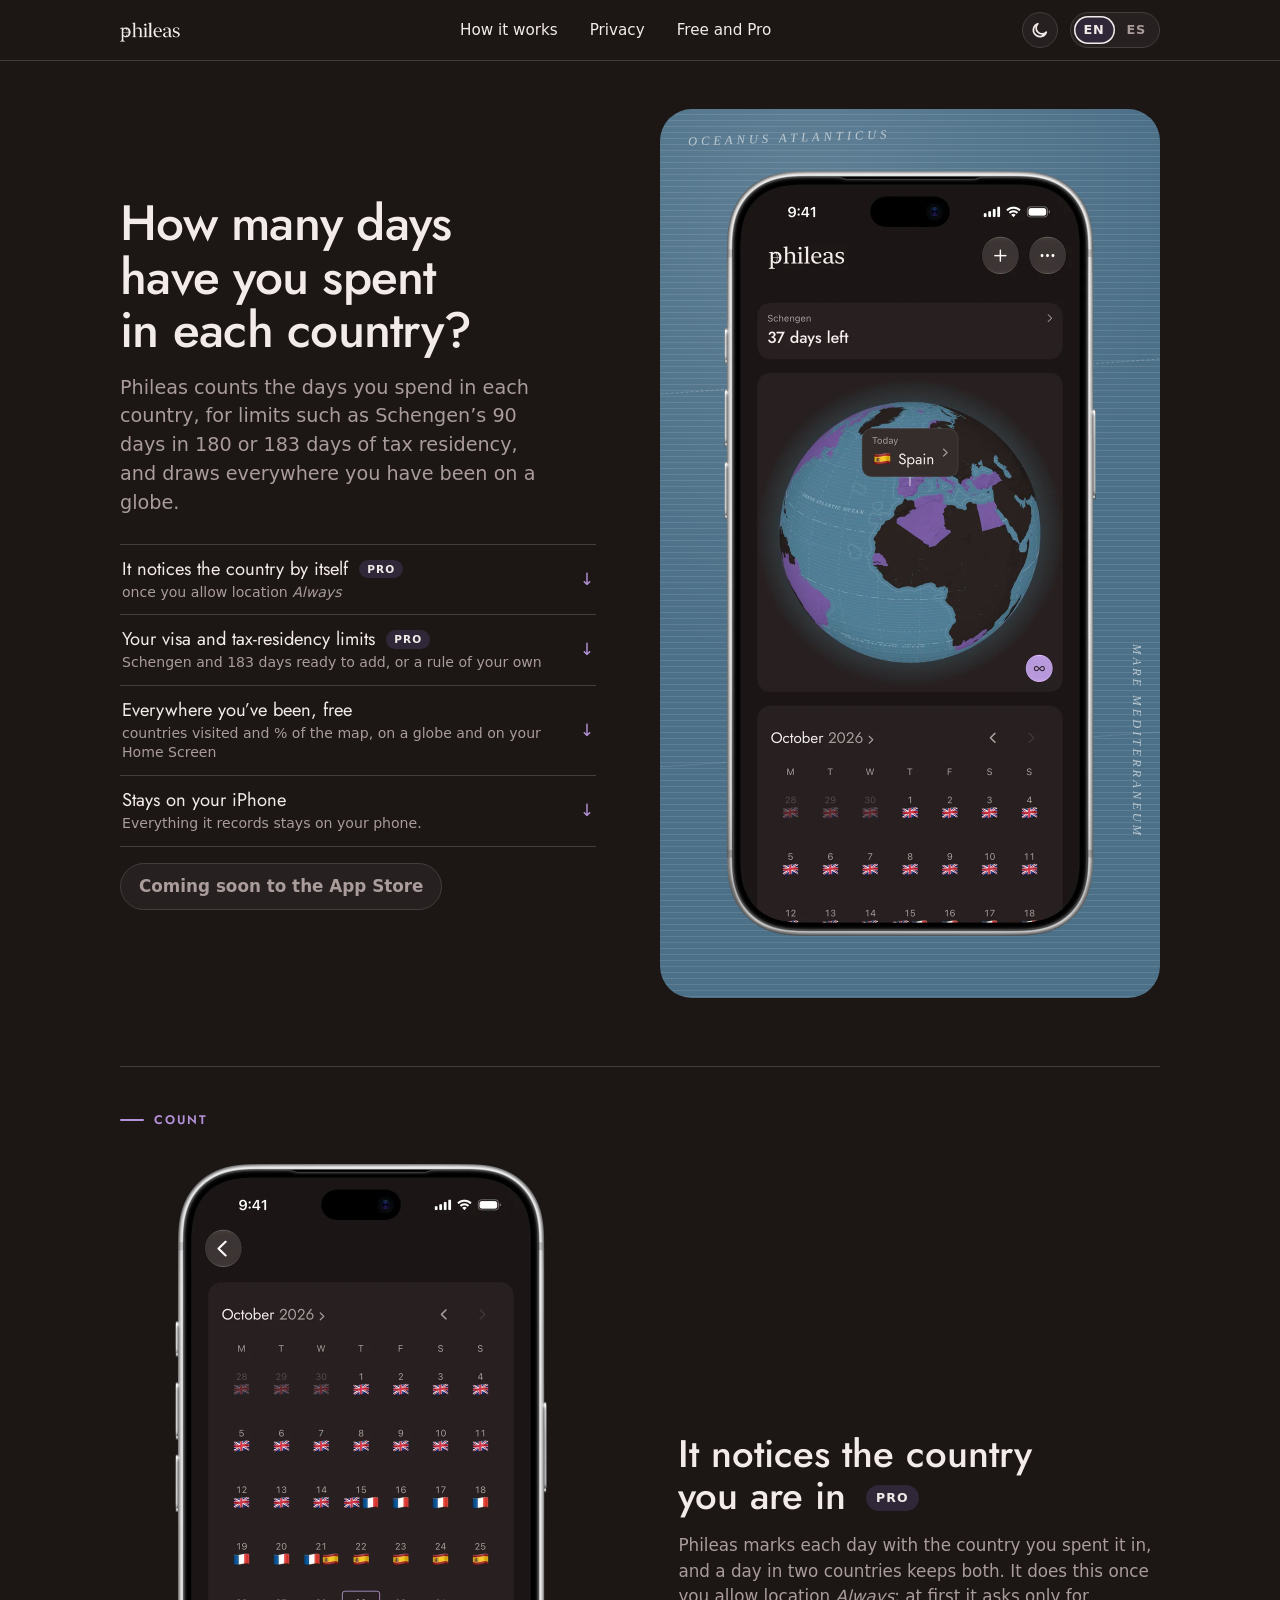
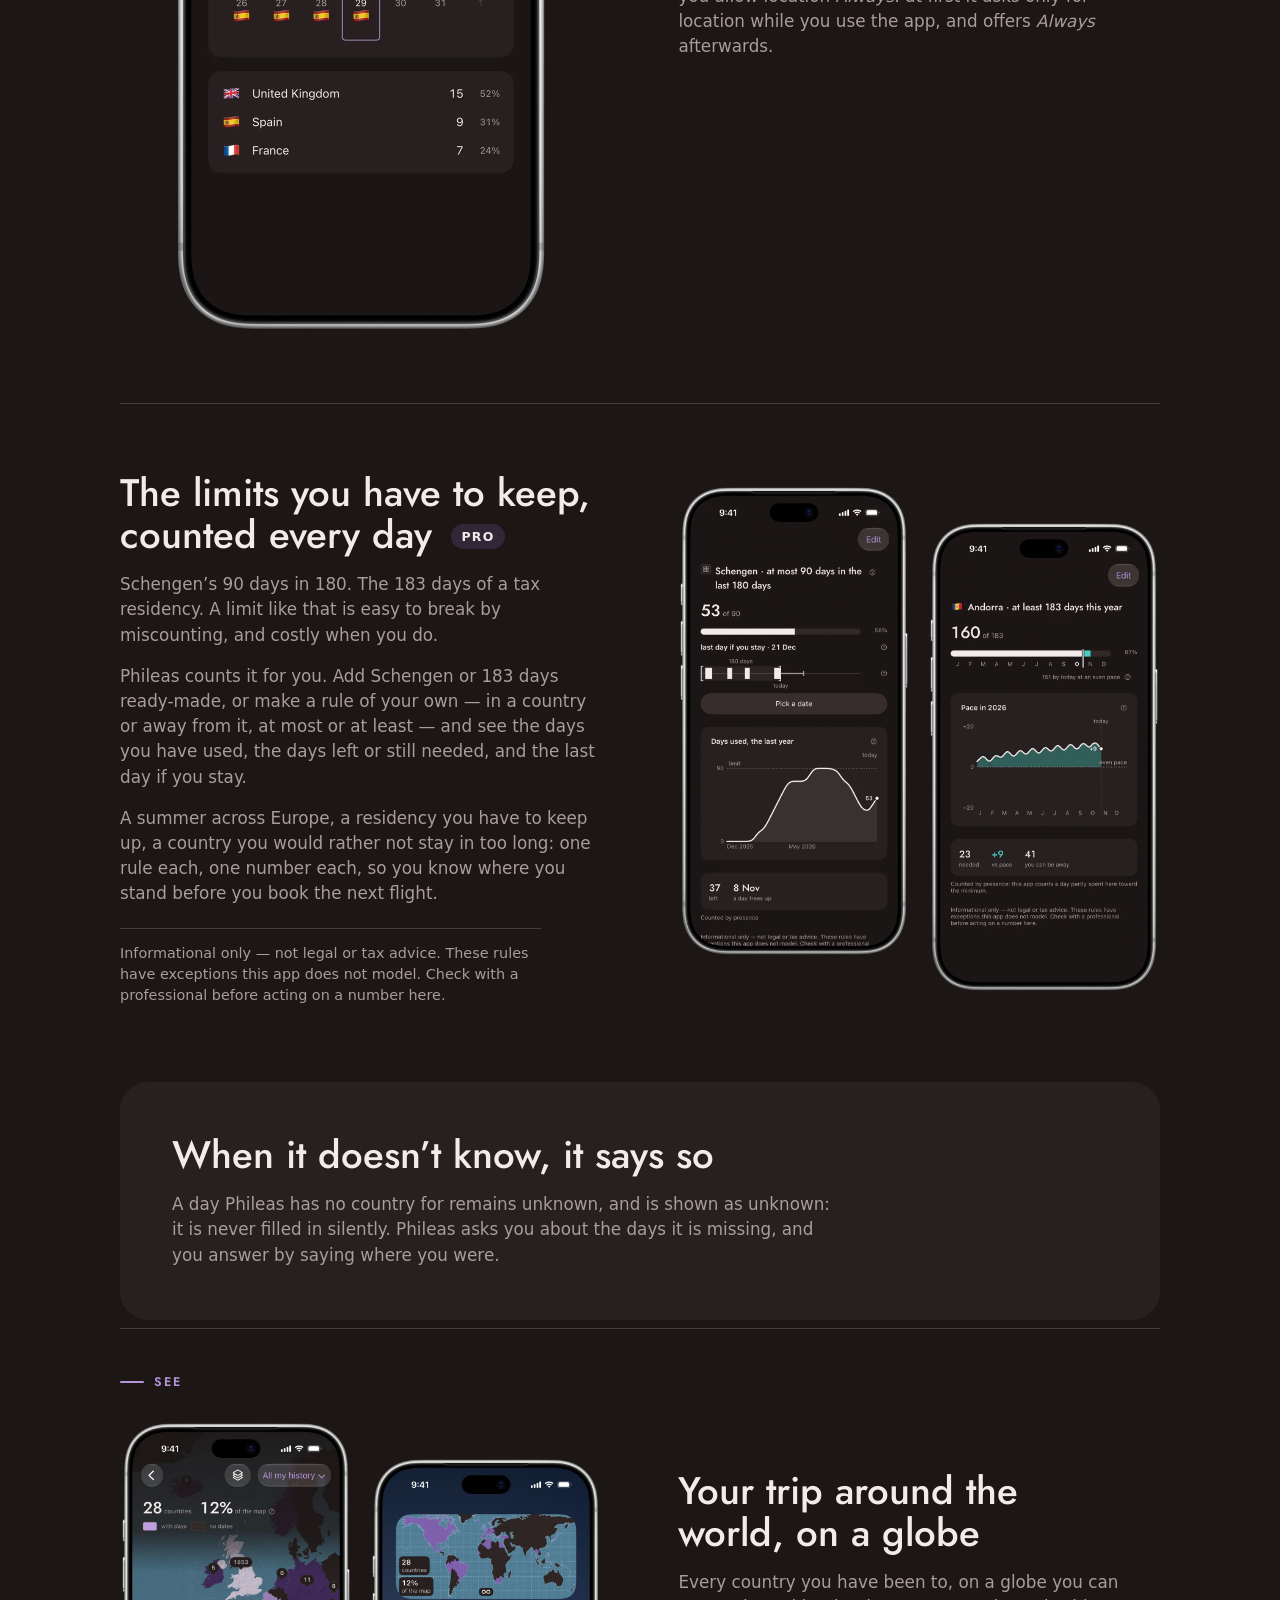
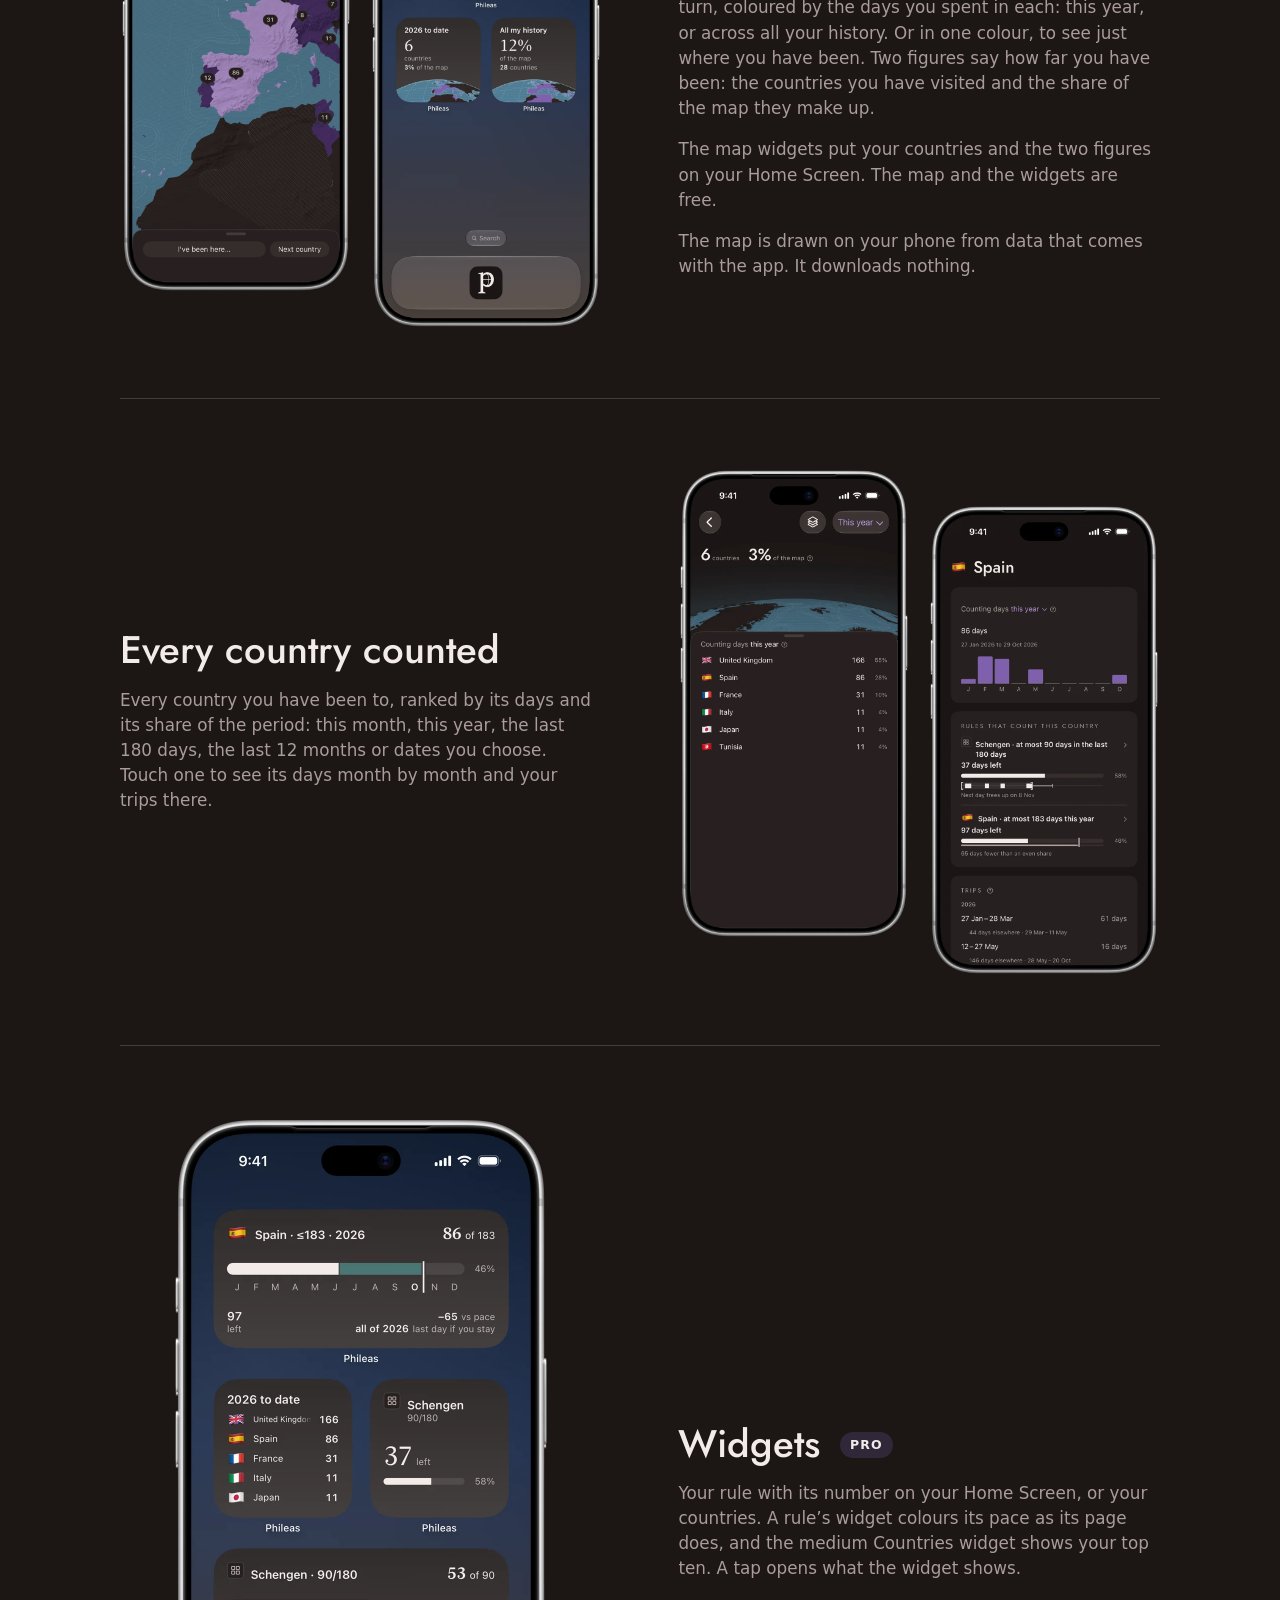
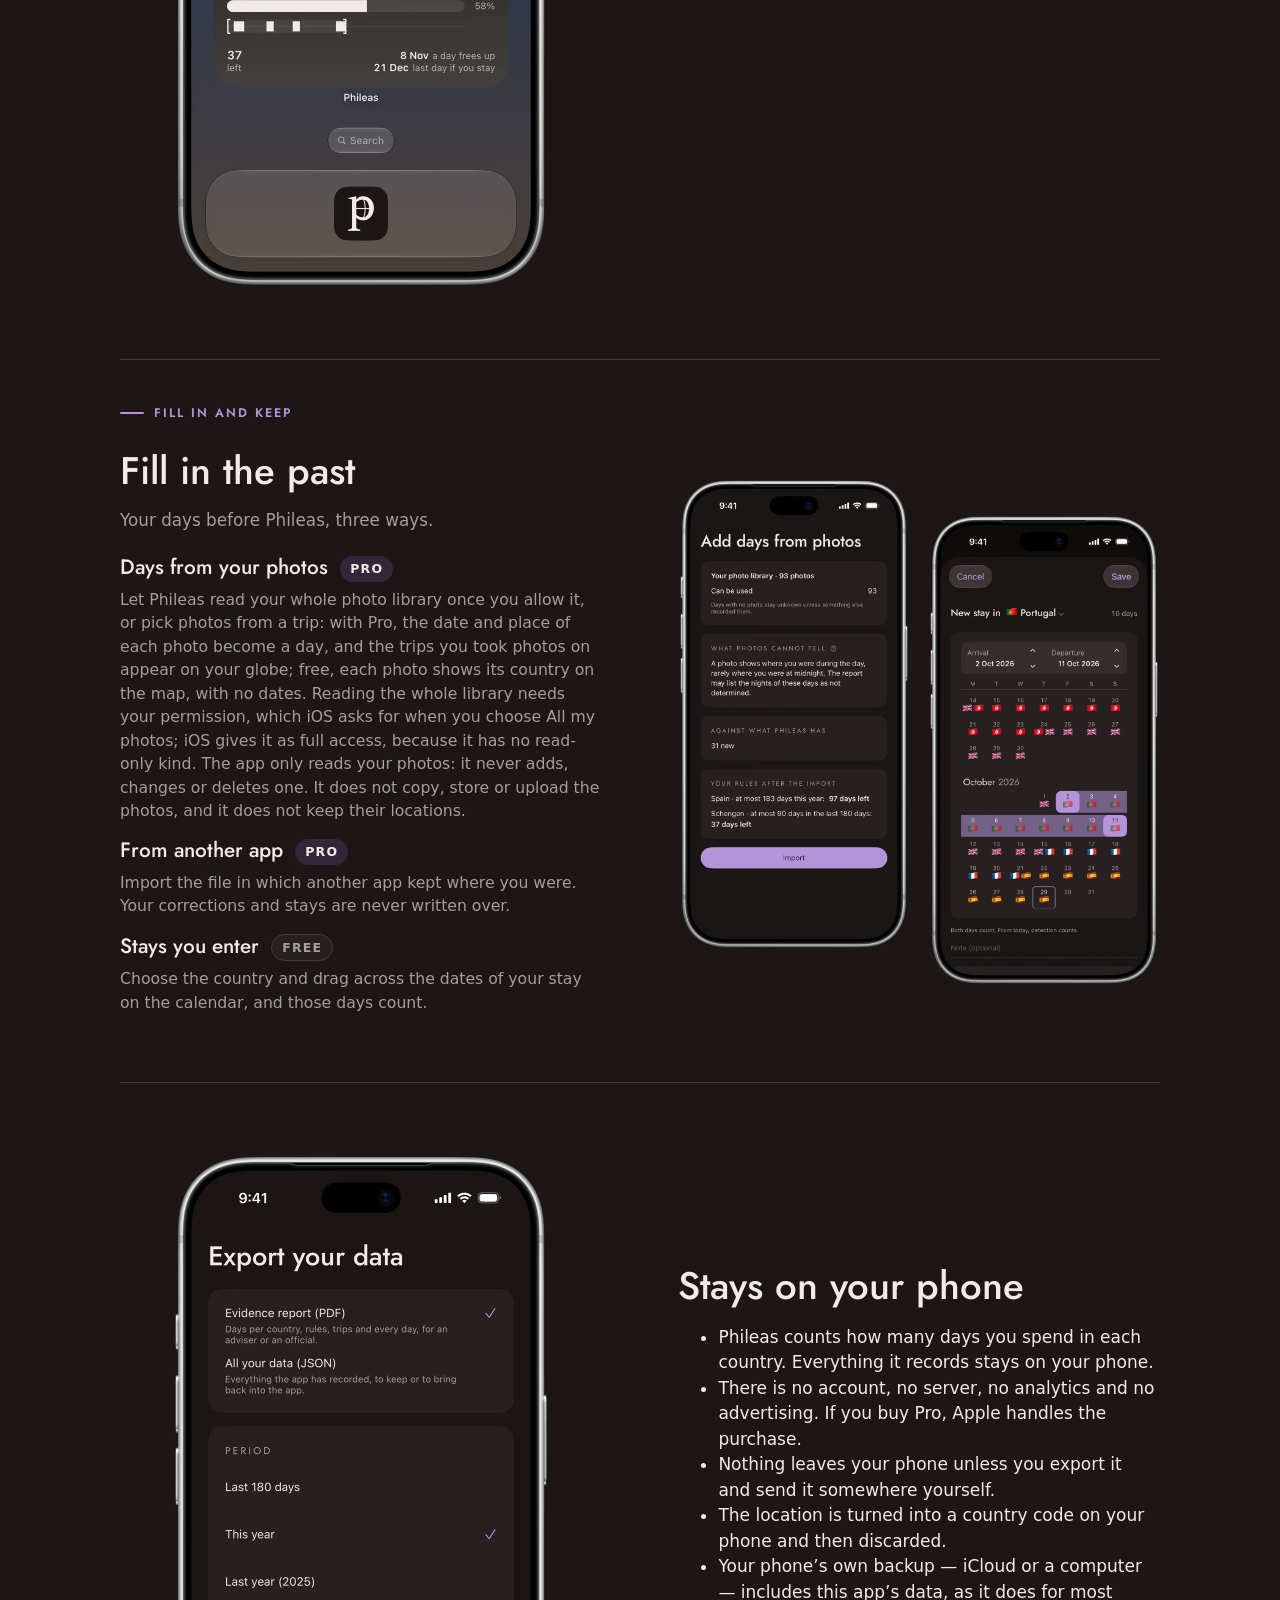
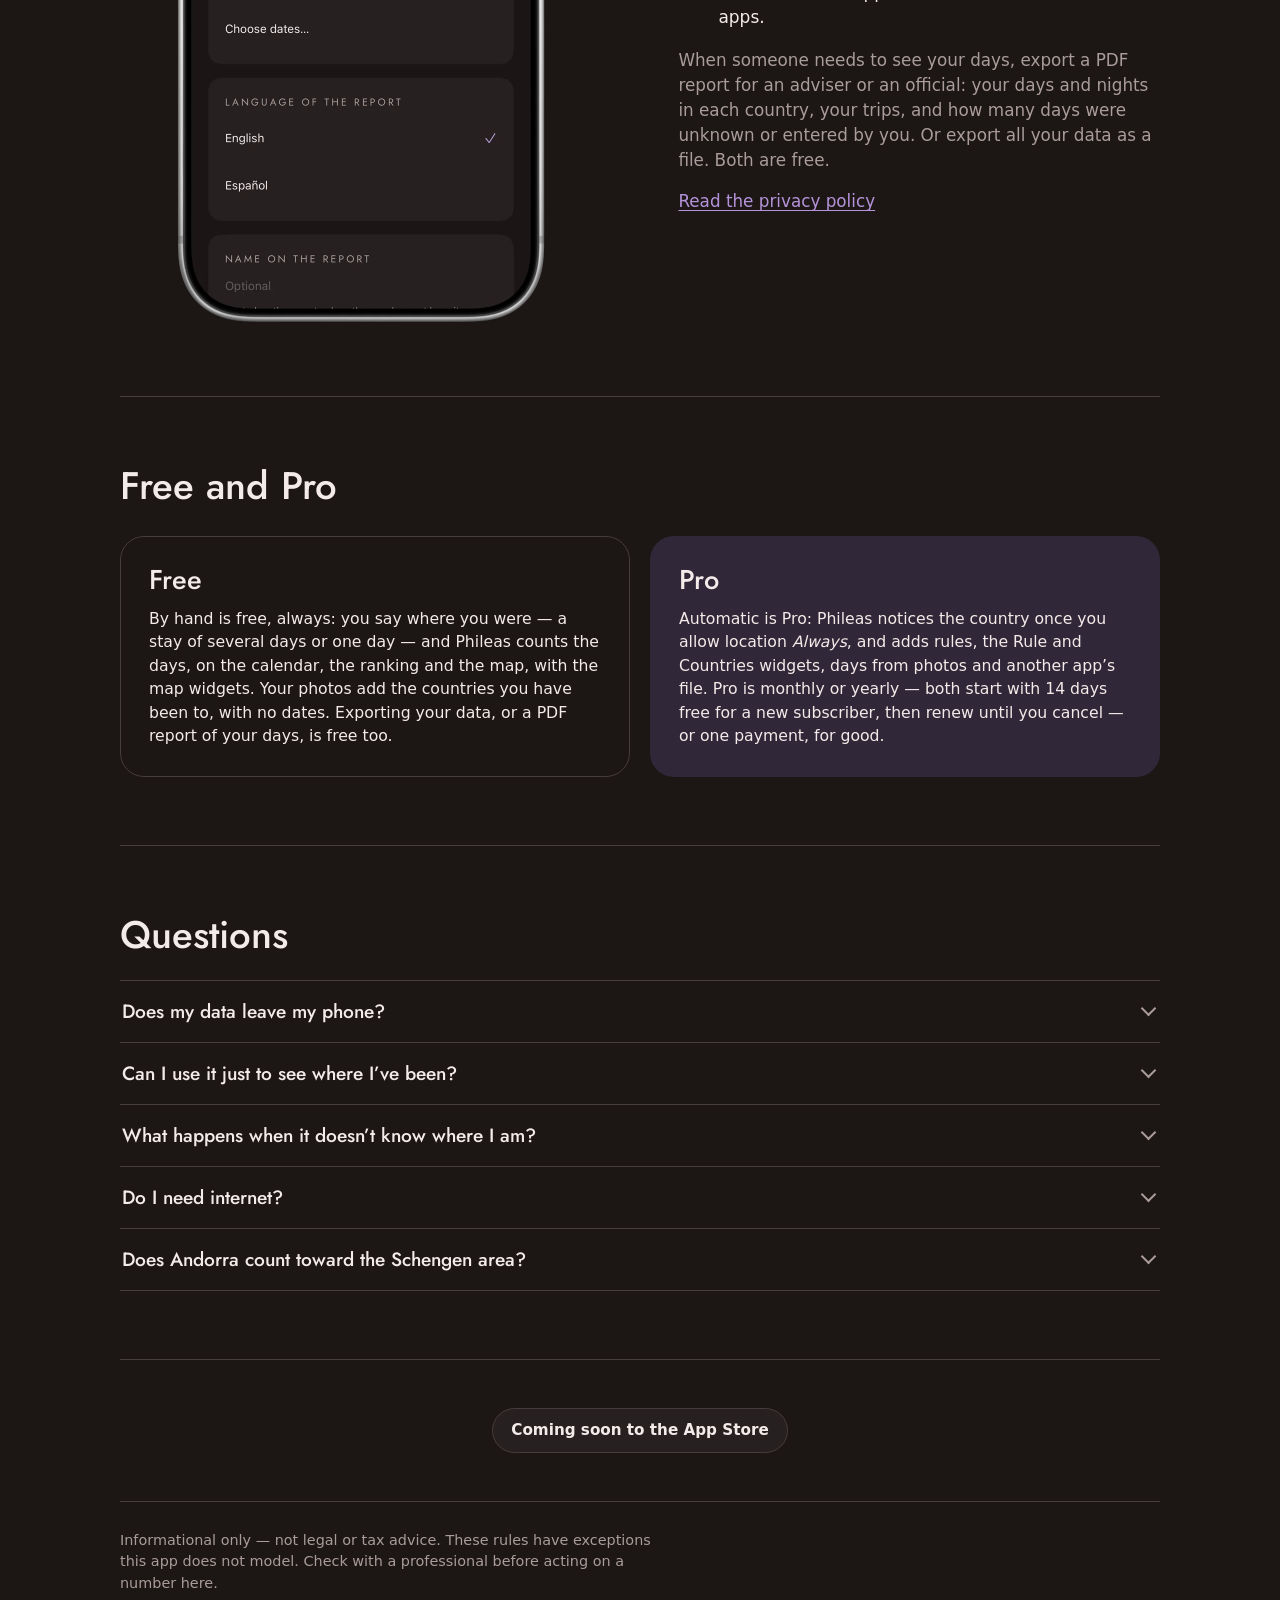
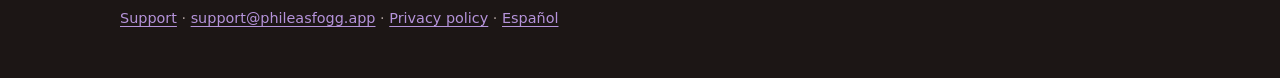
<file: index.html>
<!doctype html>
<html lang="en">
<head>
<meta charset="utf-8">
<meta name="viewport" content="width=device-width, initial-scale=1">
<title>Phileas — days per country: Schengen, 183 days and your travel map</title>
<meta name="description" content="Phileas counts the days you spend in each country, for limits such as Schengen’s 90/180 or 183 days of tax residency, and draws where you have been.">
<meta name="color-scheme" content="dark">
<script>(function(){var K="phileas-theme",r=document.documentElement,w=1;function stored(){try{return localStorage.getItem(K)==="light"}catch(x){return null}}function show(l){if(l)r.setAttribute("data-theme","light");else r.removeAttribute("data-theme");var c=document.getElementById("theme-light");if(c)c.checked=l}function sync(){var l=stored();if(w&&l!==null)show(l)}sync();document.addEventListener("DOMContentLoaded",sync);window.addEventListener("pageshow",function(e){if(e.persisted)sync()});document.addEventListener("change",function(e){var c=e.target;if(c.id!=="theme-light")return;show(c.checked);try{if(c.checked)localStorage.setItem(K,"light");else localStorage.removeItem(K)}catch(x){w=0}})})();</script>
<link rel="canonical" href="https://phileasfogg.app/">
<link rel="alternate" hreflang="en" href="https://phileasfogg.app/">
<link rel="alternate" hreflang="es" href="https://phileasfogg.app/es/">
<link rel="alternate" hreflang="x-default" href="https://phileasfogg.app/">
<meta property="og:type" content="website">
<meta property="og:site_name" content="Phileas">
<meta property="og:title" content="Phileas — days per country: Schengen, 183 days and your travel map">
<meta property="og:description" content="Phileas counts the days you spend in each country, for limits such as Schengen’s 90/180 or 183 days of tax residency, and draws where you have been.">
<meta property="og:url" content="https://phileasfogg.app/">
<meta property="og:locale" content="en_US">
<meta property="og:image" content="https://phileasfogg.app/pictures/en/share-ab97e598.jpg">
<meta property="og:image:width" content="1200">
<meta property="og:image:height" content="630">
<meta property="og:image:alt" content="Phileas on two iPhones: a globe with every country visited, and a month of days with the countries ranked.">
<meta name="twitter:card" content="summary_large_image">
<meta name="twitter:title" content="Phileas — days per country: Schengen, 183 days and your travel map">
<meta name="twitter:description" content="Phileas counts the days you spend in each country, for limits such as Schengen’s 90/180 or 183 days of tax residency, and draws where you have been.">
<meta name="twitter:image" content="https://phileasfogg.app/pictures/en/share-ab97e598.jpg">
<meta name="twitter:image:alt" content="Phileas on two iPhones: a globe with every country visited, and a month of days with the countries ranked.">
<link rel="icon" href="/favicon.svg" type="image/svg+xml">
<link rel="stylesheet" href="/site.css">
</head>
<body id="top">
<header class="bar">
<div class="bar-in">
<a class="logo" href="#top" aria-label="Phileas"><img class="v-d" src="/pictures/wordmark-dark.png" alt="" width="640" height="171"><img class="v-l" src="/pictures/wordmark-light.png" alt="" width="640" height="171" fetchpriority="low"></a>
<nav class="chips" aria-label="Sections"><a class="chip" href="#count">How it works</a><a class="chip" href="#privacy">Privacy</a><a class="chip" href="#plans">Free and Pro</a></nav>
<div class="end"><label class="theme"><input type="checkbox" role="switch" id="theme-light" autocomplete="off"><svg class="moon" aria-hidden="true" focusable="false" viewBox="0 0 16 16" width="18" height="18"><path d="M13.6 9.9A5.9 5.9 0 1 1 6.1 2.4a4.9 4.9 0 0 0 7.5 7.5z" fill="none" stroke="currentColor" stroke-width="1.5" stroke-linejoin="round"/></svg><svg class="sun" aria-hidden="true" focusable="false" viewBox="0 0 16 16" width="18" height="18"><circle cx="8" cy="8" r="2.9" fill="none" stroke="currentColor" stroke-width="1.5"/><path d="M8 1v1.7M8 13.3V15M1 8h1.7M13.3 8H15M3.05 3.05l1.2 1.2M11.75 11.75l1.2 1.2M3.05 12.95l1.2-1.2M11.75 4.25l1.2-1.2" stroke="currentColor" stroke-width="1.5" stroke-linecap="round"/></svg><span class="vh">Light mode</span></label>
<nav class="lang" aria-label="Language"><a href="/" hreflang="en" lang="en" aria-label="English" aria-current="page">EN</a><a href="/es/" hreflang="es" lang="es" aria-label="Español">ES</a></nav></div>
</div>
</header>
<div class="site">
<main>
<section class="hero" id="hero">
<div class="words">
<h1 class="question">How many days have you spent in each country?</h1>
<p class="lead">Phileas counts the days you spend in each country, for limits such as Schengen’s 90 days in 180 or 183 days of tax residency, and draws everywhere you have been on a globe.</p>
<ul class="points"><li class="point"><a href="#detect"><span class="pt">It notices the country by itself <span class="tag">Pro</span></span><span class="pt-line">once you allow location <em>Always</em></span><span class="arrow" aria-hidden="true">↓</span></a></li><li class="point"><a href="#rules"><span class="pt">Your visa and tax-residency limits <span class="tag">Pro</span></span><span class="pt-line">Schengen and 183 days ready to add, or a rule of your own</span><span class="arrow" aria-hidden="true">↓</span></a></li><li class="point"><a href="#globe"><span class="pt">Everywhere you’ve been, free</span><span class="pt-line">countries visited and % of the map, on a globe and on your Home Screen</span><span class="arrow" aria-hidden="true">↓</span></a></li><li class="point"><a href="#privacy"><span class="pt">Stays on your iPhone</span><span class="pt-line">Everything it records stays on your phone.</span><span class="arrow" aria-hidden="true">↓</span></a></li></ul>
<p class="soon">Coming soon to the App Store</p>
</div>
<figure class="hero-pic">
<div class="ocean"><span class="sea one" aria-hidden="true">Oceanus Atlanticus</span><span class="sea two" aria-hidden="true">Mare Mediterraneum</span>
<div class="phone"><img class="shot v-d" src="/pictures/en/home-dark.webp" alt="Phileas on an iPhone: the Schengen rule’s number, a globe with every country visited, and the days of the month." width="760" height="1554" decoding="async"><img class="shot v-l" src="/pictures/en/home-light.webp" alt="Phileas on an iPhone: the Schengen rule’s number, a globe with every country visited, and the days of the month." width="760" height="1554" decoding="async" fetchpriority="low"></div></div>
</figure>
</section>
<div class="chapter" id="count" role="group" aria-labelledby="count-label">
<p class="eyebrow" id="count-label">Count</p>
<section class="row flip" id="detect">
<div class="words"><h2>It notices the country you are in <span class="tag">Pro</span></h2>
<p>Phileas marks each day with the country you spent it in, and a day in two countries keeps both. It does this once you allow location <em>Always</em>: at first it asks only for location while you use the app, and offers <em>Always</em> afterwards.</p></div>
<figure class="pic"><div class="phone"><img class="shot v-d" src="/pictures/en/month-dark.webp" alt="A month in Phileas, each day marked with the country it was spent in." width="760" height="1554" decoding="async" loading="lazy"><img class="shot v-l" src="/pictures/en/month-light.webp" alt="A month in Phileas, each day marked with the country it was spent in." width="760" height="1554" decoding="async" loading="lazy"></div></figure>
</section>
<section class="row" id="rules">
<div class="words"><h2>The limits you have to keep, counted every day <span class="tag">Pro</span></h2>
<p>Schengen’s 90 days in 180. The 183 days of a tax residency. A limit like that is easy to break by miscounting, and costly when you do.</p>
<p>Phileas counts it for you. Add Schengen or 183 days ready-made, or make a rule of your own — in a country or away from it, at most or at least — and see the days you have used, the days left or still needed, and the last day if you stay.</p>
<p>A summer across Europe, a residency you have to keep up, a country you would rather not stay in too long: one rule each, one number each, so you know where you stand before you book the next flight.</p><p class="fine">Informational only — not legal or tax advice. These rules have exceptions this app does not model. Check with a professional before acting on a number here.</p></div>
<figure class="pic"><div class="pair"><div class="phone"><img class="shot v-d" src="/pictures/en/rule-schengen-dark.webp" alt="A Schengen rule’s page: the days used of 90, the last day if you stay, and the count over the last year." width="760" height="1554" decoding="async" loading="lazy"><img class="shot v-l" src="/pictures/en/rule-schengen-light.webp" alt="A Schengen rule’s page: the days used of 90, the last day if you stay, and the count over the last year." width="760" height="1554" decoding="async" loading="lazy"></div><div class="phone"><img class="shot v-d" src="/pictures/en/rule-floor-dark.webp" alt="A rule’s page: at least 183 days in Andorra this year, the days still needed, and the pace in teal." width="760" height="1554" decoding="async" loading="lazy"><img class="shot v-l" src="/pictures/en/rule-floor-light.webp" alt="A rule’s page: at least 183 days in Andorra this year, the days still needed, and the pace in teal." width="760" height="1554" decoding="async" loading="lazy"></div></div></figure>
</section>
<section class="block panel" id="unknown">
<div class="section-head"><h2>When it doesn’t know, it says so</h2></div>
<p>A day Phileas has no country for remains unknown, and is shown as unknown: it is never filled in silently. Phileas asks you about the days it is missing, and you answer by saying where you were.</p>
</section>
</div><!-- /chapter -->
<div class="chapter" id="see" role="group" aria-labelledby="see-label">
<p class="eyebrow" id="see-label">See</p>
<section class="row flip" id="globe">
<div class="words"><h2>Your trip around the world, on a globe</h2>
<p>Every country you have been to, on a globe you can turn, coloured by the days you spent in each: this year, or across all your history. Or in one colour, to see just where you have been. Two figures say how far you have been: the countries you have visited and the share of the map they make up.</p>
<p>The map widgets put your countries and the two figures on your Home Screen. The map and the widgets are free.</p>
<p>The map is drawn on your phone from data that comes with the app. It downloads nothing.</p></div>
<figure class="pic"><div class="pair"><div class="phone"><img class="shot v-d" src="/pictures/en/map-history-dark.webp" alt="The map on All my history: a globe with every country visited, coloured by its days, a country with no dates hatched, and the countries visited and share of the map." width="760" height="1554" decoding="async" loading="lazy"><img class="shot v-l" src="/pictures/en/map-history-light.webp" alt="The map on All my history: a globe with every country visited, coloured by its days, a country with no dates hatched, and the countries visited and share of the map." width="760" height="1554" decoding="async" loading="lazy"></div><div class="phone"><img class="shot v-d" src="/pictures/en/places-widget-dark.webp" alt="The Map widget and two widgets of countries visited on an iPhone Home Screen: your countries on a flat map, and the countries visited and share of the map, this year and in all your history." width="760" height="1554" decoding="async" loading="lazy"><img class="shot v-l" src="/pictures/en/places-widget-light.webp" alt="The Map widget and two widgets of countries visited on an iPhone Home Screen: your countries on a flat map, and the countries visited and share of the map, this year and in all your history." width="760" height="1554" decoding="async" loading="lazy"></div></div></figure>
</section>
<section class="row" id="countries">
<div class="words"><h2>Every country counted</h2>
<p>Every country you have been to, ranked by its days and its share of the period: this month, this year, the last 180 days, the last 12 months or dates you choose. Touch one to see its days month by month and your trips there.</p></div>
<figure class="pic"><div class="pair"><div class="phone"><img class="shot v-d" src="/pictures/en/map-drawn-up-dark.webp" alt="The map drawn up: the countries of the year ranked by their days." width="760" height="1554" decoding="async" loading="lazy"><img class="shot v-l" src="/pictures/en/map-drawn-up-light.webp" alt="The map drawn up: the countries of the year ranked by their days." width="760" height="1554" decoding="async" loading="lazy"></div><div class="phone"><img class="shot v-d" src="/pictures/en/country-dark.webp" alt="Spain’s page: its days month by month this year." width="760" height="1554" decoding="async" loading="lazy"><img class="shot v-l" src="/pictures/en/country-light.webp" alt="Spain’s page: its days month by month this year." width="760" height="1554" decoding="async" loading="lazy"></div></div></figure>
</section>
<section class="row flip" id="widgets">
<div class="words"><h2>Widgets <span class="tag">Pro</span></h2>
<p>Your rule with its number on your Home Screen, or your countries. A rule’s widget colours its pace as its page does, and the medium Countries widget shows your top ten. A tap opens what the widget shows.</p></div>
<figure class="pic"><div class="phone"><img class="shot v-d" src="/pictures/en/widget-dark.webp" alt="Phileas widgets on an iPhone Home Screen: Spain’s 183 days and the Schengen rule, each with its number, and the countries of the year." width="760" height="1554" decoding="async" loading="lazy"><img class="shot v-l" src="/pictures/en/widget-light.webp" alt="Phileas widgets on an iPhone Home Screen: Spain’s 183 days and the Schengen rule, each with its number, and the countries of the year." width="760" height="1554" decoding="async" loading="lazy"></div></figure>
</section>
</div><!-- /chapter -->
<div class="chapter" id="keep" role="group" aria-labelledby="keep-label">
<p class="eyebrow" id="keep-label">Fill in and keep</p>
<section class="row" id="past">
<div class="words"><h2>Fill in the past</h2>
<p>Your days before Phileas, three ways.</p>
<div class="items"><article class="item"><h3>Days from your photos <span class="tag">Pro</span></h3><p>Let Phileas read your whole photo library once you allow it, or pick photos from a trip: with Pro, the date and place of each photo become a day, and the trips you took photos on appear on your globe; free, each photo shows its country on the map, with no dates. Reading the whole library needs your permission, which iOS asks for when you choose All my photos; iOS gives it as full access, because it has no read-only kind. The app only reads your photos: it never adds, changes or deletes one. It does not copy, store or upload the photos, and it does not keep their locations.</p></article><article class="item"><h3>From another app <span class="tag">Pro</span></h3><p>Import the file in which another app kept where you were. Your corrections and stays are never written over.</p></article><article class="item"><h3>Stays you enter <span class="tag free">Free</span></h3><p>Choose the country and drag across the dates of your stay on the calendar, and those days count.</p></article></div></div>
<figure class="pic"><div class="pair"><div class="phone"><img class="shot v-d" src="/pictures/en/photos-preview-dark.webp" alt="Adding days from photos: the preview of what will count, before anything is written." width="760" height="1554" decoding="async" loading="lazy"><img class="shot v-l" src="/pictures/en/photos-preview-light.webp" alt="Adding days from photos: the preview of what will count, before anything is written." width="760" height="1554" decoding="async" loading="lazy"></div><div class="phone"><img class="shot v-d" src="/pictures/en/stays-dark.webp" alt="A new stay: its country, and its dates painted on the calendar." width="760" height="1554" decoding="async" loading="lazy"><img class="shot v-l" src="/pictures/en/stays-light.webp" alt="A new stay: its country, and its dates painted on the calendar." width="760" height="1554" decoding="async" loading="lazy"></div></div></figure>
</section>
<section class="row flip" id="privacy">
<div class="words"><h2>Stays on your phone</h2>
<ul><li>Phileas counts how many days you spend in each country. Everything it records stays on your phone.</li><li>There is no account, no server, no analytics and no advertising. If you buy Pro, Apple handles the purchase.</li><li>Nothing leaves your phone unless you export it and send it somewhere yourself.</li><li>The location is turned into a country code on your phone and then discarded.</li><li>Your phone’s own backup — iCloud or a computer — includes this app’s data, as it does for most apps.</li></ul>
<p>When someone needs to see your days, export a PDF report for an adviser or an official: your days and nights in each country, your trips, and how many days were unknown or entered by you. Or export all your data as a file. Both are free.</p>
<p><a href="/privacy/">Read the privacy policy</a></p></div>
<figure class="pic"><div class="phone"><img class="shot v-d" src="/pictures/en/export-dark.webp" alt="Exporting a PDF report of your days, chosen for this year." width="760" height="1554" decoding="async" loading="lazy"><img class="shot v-l" src="/pictures/en/export-light.webp" alt="Exporting a PDF report of your days, chosen for this year." width="760" height="1554" decoding="async" loading="lazy"></div></figure>
</section>
</div><!-- /chapter -->
<section class="block" id="plans">
<div class="section-head"><h2>Free and Pro</h2></div>
<div class="cards"><article class="item"><h3>Free</h3><p>By hand is free, always: you say where you were — a stay of several days or one day — and Phileas counts the days, on the calendar, the ranking and the map, with the map widgets. Your photos add the countries you have been to, with no dates. Exporting your data, or a PDF report of your days, is free too.</p></article><article class="item"><h3>Pro</h3><p>Automatic is Pro: Phileas notices the country once you allow location <em>Always</em>, and adds rules, the Rule and Countries widgets, days from photos and another app’s file. Pro is monthly or yearly — both start with 14 days free for a new subscriber, then renew until you cancel — or one payment, for good.</p></article></div>
</section>
<section class="block faq" id="faq">
<div class="section-head"><h2>Questions</h2></div>
<div class="faq-list"><details class="qa"><summary><h3>Does my data leave my phone?</h3></summary><p>Nothing leaves your phone unless you export it and send it somewhere yourself. There is no account, no server, no analytics and no advertising. If you buy Pro, Apple handles the purchase. Your phone’s own backup — iCloud or a computer — includes this app’s data, as it does for most apps. The app does not send it there; your phone does, if backups are on.</p></details><details class="qa"><summary><h3>Can I use it just to see where I’ve been?</h3></summary><p>Yes, and for free: mark the countries you have been to on the map with <em>I’ve been here</em>, with no dates, or say where you were, a stay of several days or one day. Phileas draws your countries on the globe and counts the countries you have visited, with the map widgets on your Home Screen. Your photos can add them too, for free; turning photos into days, and noticing the country by itself, are Pro.</p></details><details class="qa"><summary><h3>What happens when it doesn’t know where I am?</h3></summary><p>The day stays unknown, and Phileas shows it as unknown: it never fills it in silently. It asks you about the days it is missing, and you answer by saying where you were, for one day or for a stay of several.</p></details><details class="qa"><summary><h3>Do I need internet?</h3></summary><p>Phileas counts your days on your phone. The map is drawn on your phone from data that comes with the app. It downloads nothing. Buying Pro, starting the 14-day trial or restoring a purchase goes through the App Store, which needs a connection.</p></details><details class="qa"><summary><h3>Does Andorra count toward the Schengen area?</h3></summary><p>Only if you turn it on. Monaco, San Marino, Vatican City and Andorra count as their own countries, and toward the Schengen area only if you turn them on, in Settings under Territories. Phileas counts days in Åland as days in the Schengen area. Phileas counts days in Gibraltar as days in the Schengen area from 15 July 2026, as the UK government says.</p></details></div>
</section>
<div class="closing"><p class="soon">Coming soon to the App Store</p></div>
</main>
<footer id="footer">
<p class="disclaimer">Informational only — not legal or tax advice. These rules have exceptions this app does not model. Check with a professional before acting on a number here.</p>
<nav class="links"><a href="/support/">Support</a> · <a href="mailto:support@phileasfogg.app">support@phileasfogg.app</a> · <a href="/privacy/">Privacy policy</a> · <a href="/es/" hreflang="es" lang="es">Español</a></nav>
</footer>
</div>
</body>
</html>
</file>
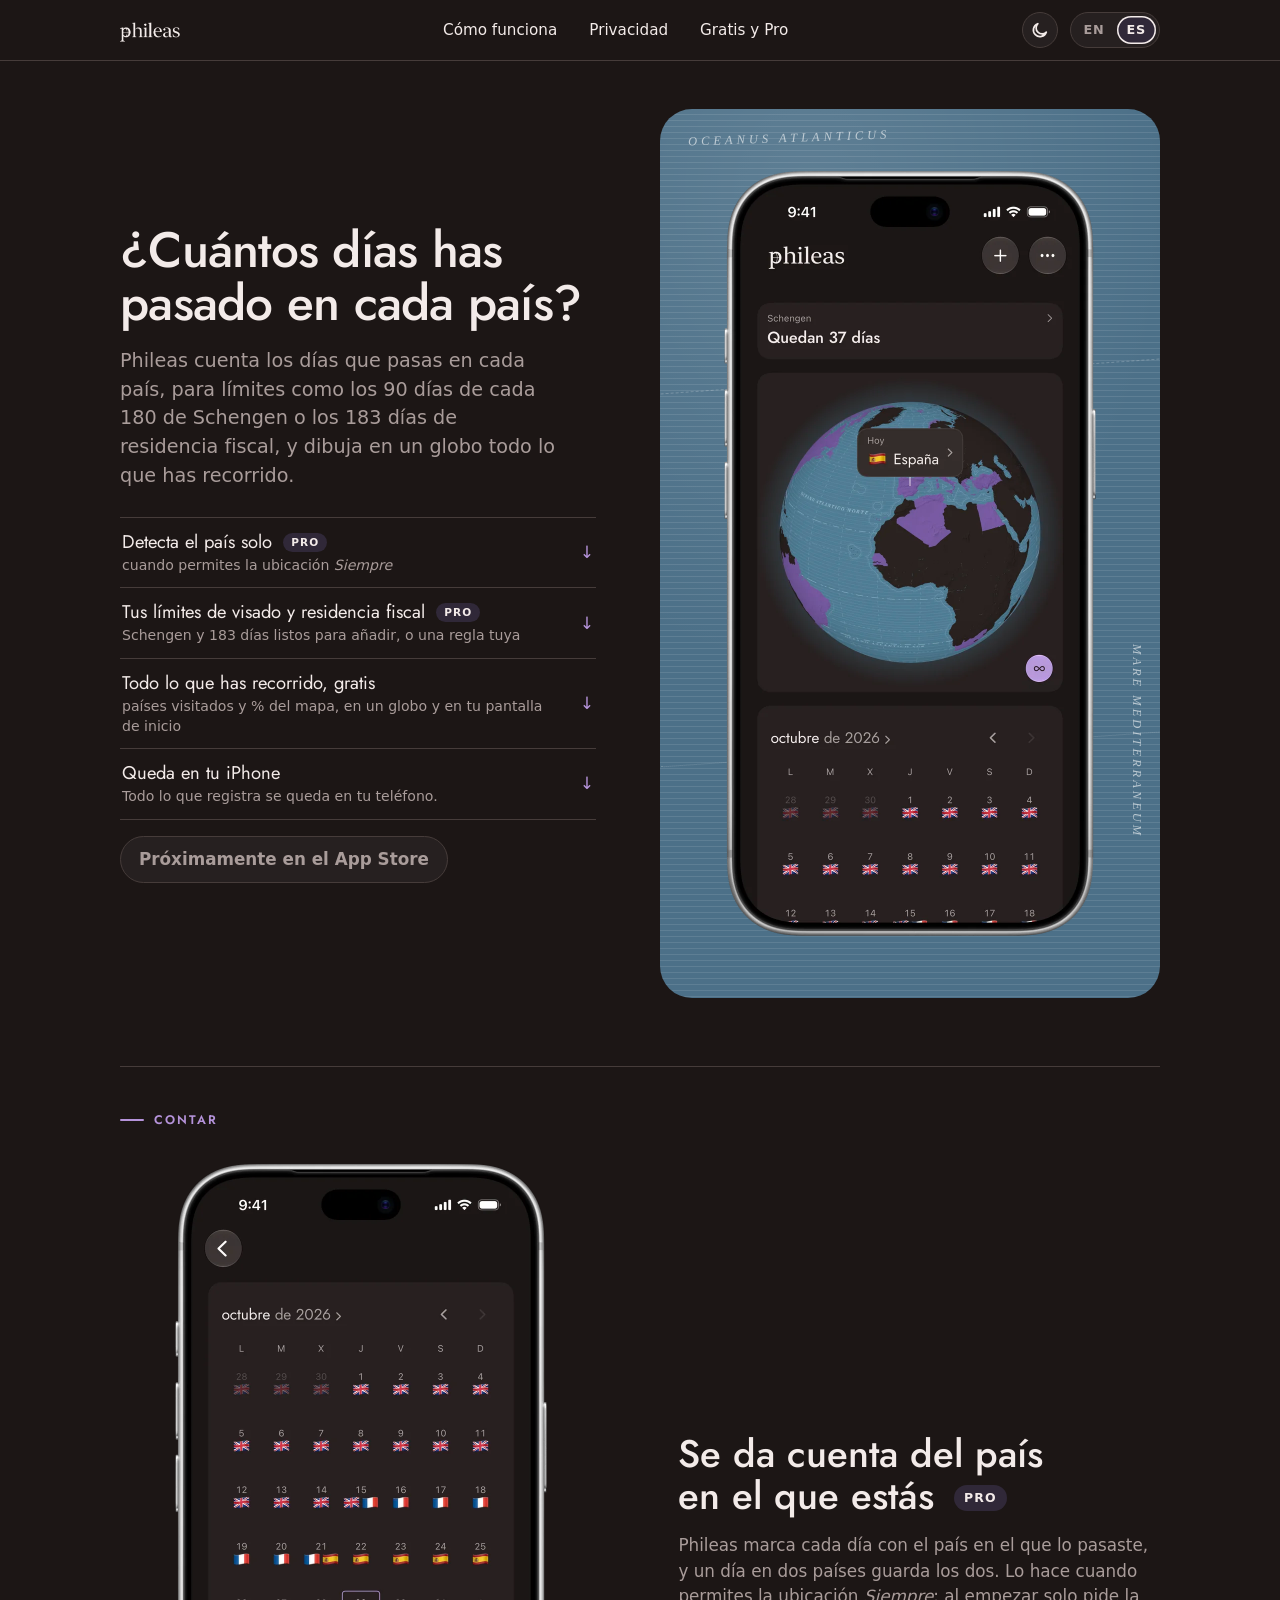
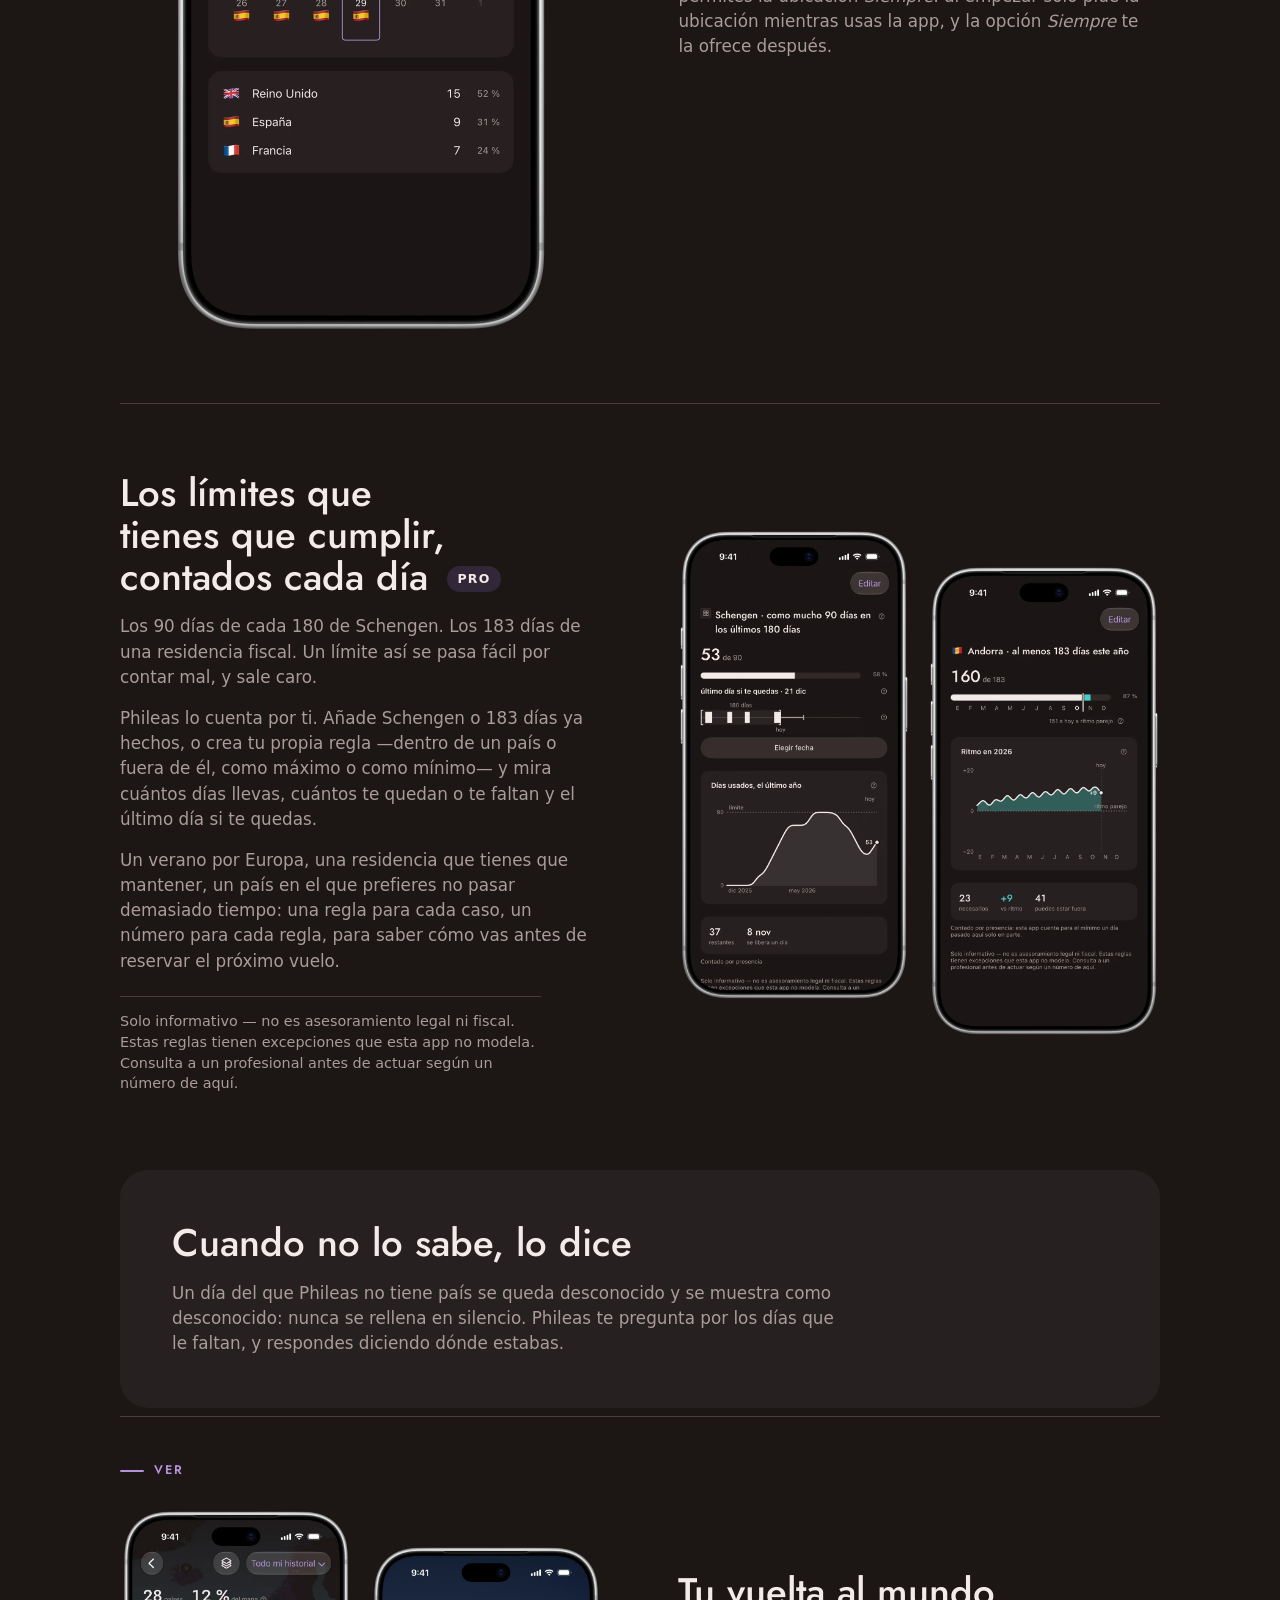
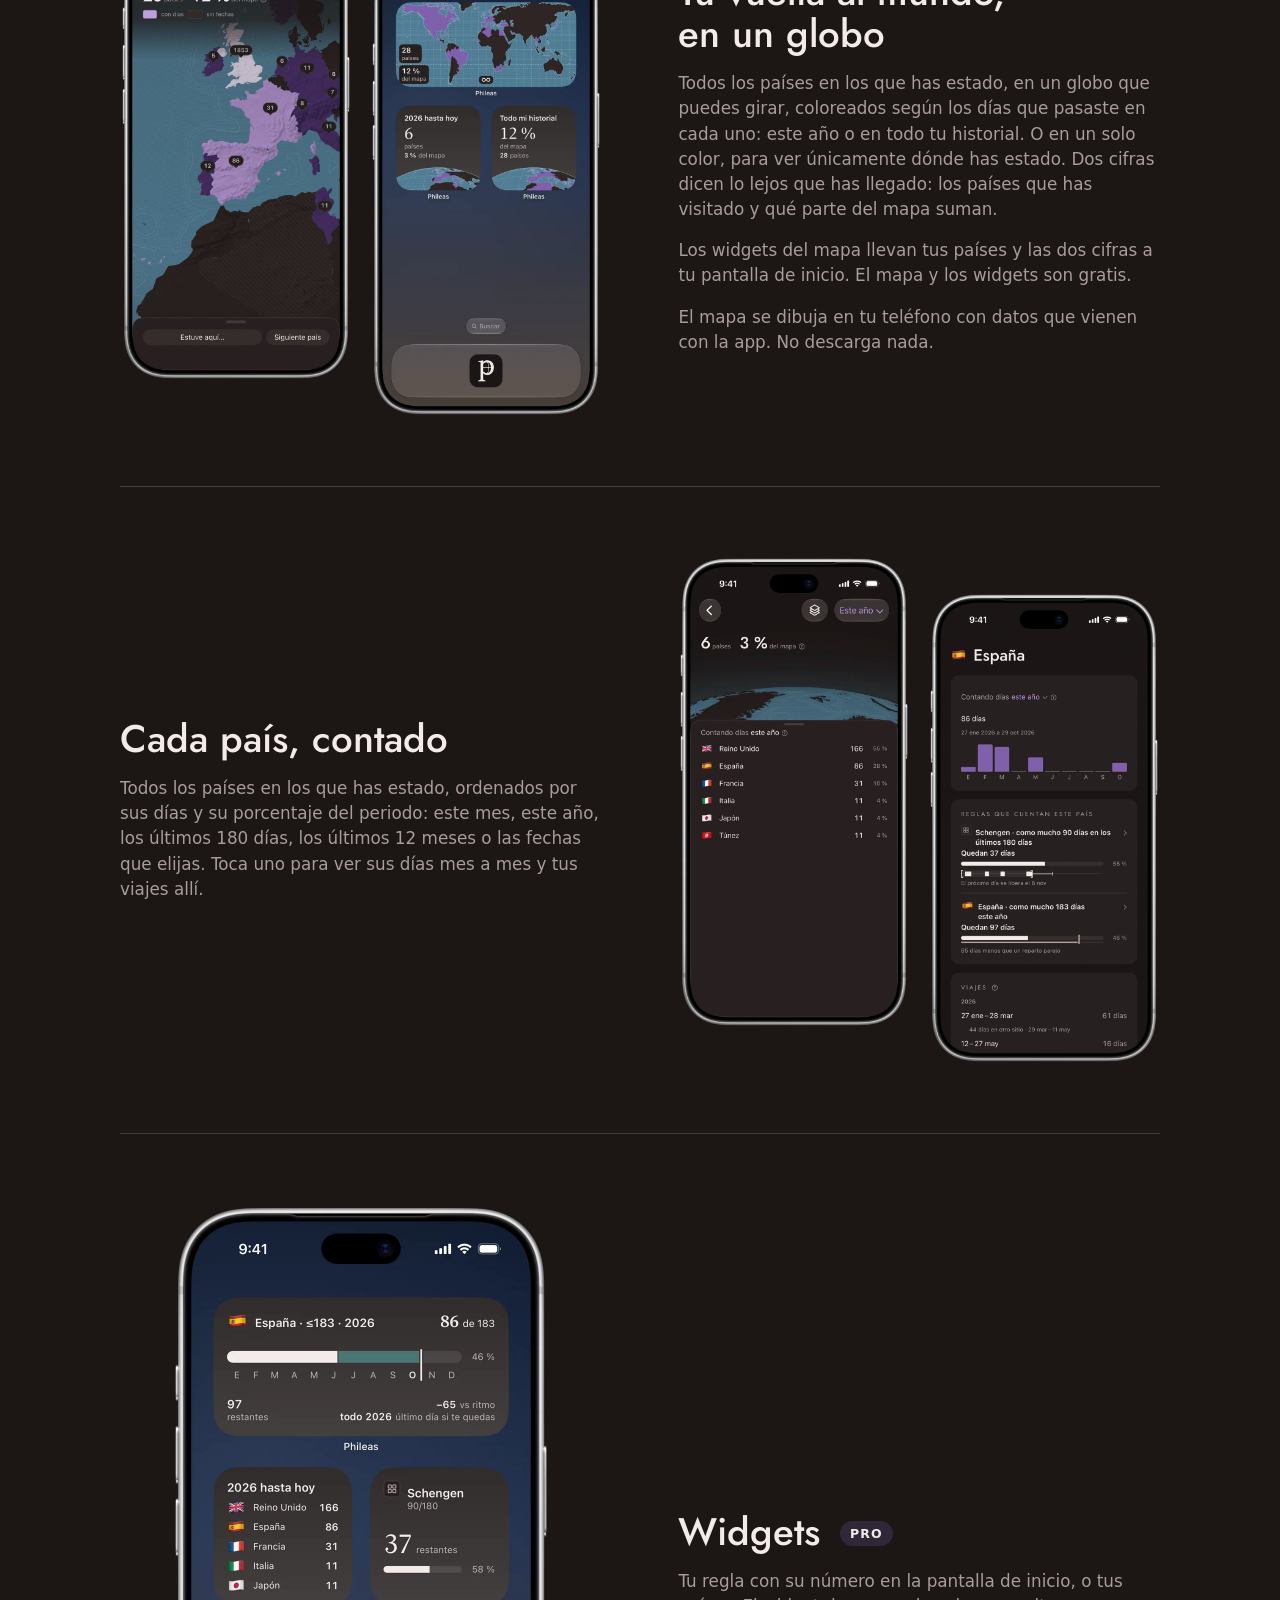
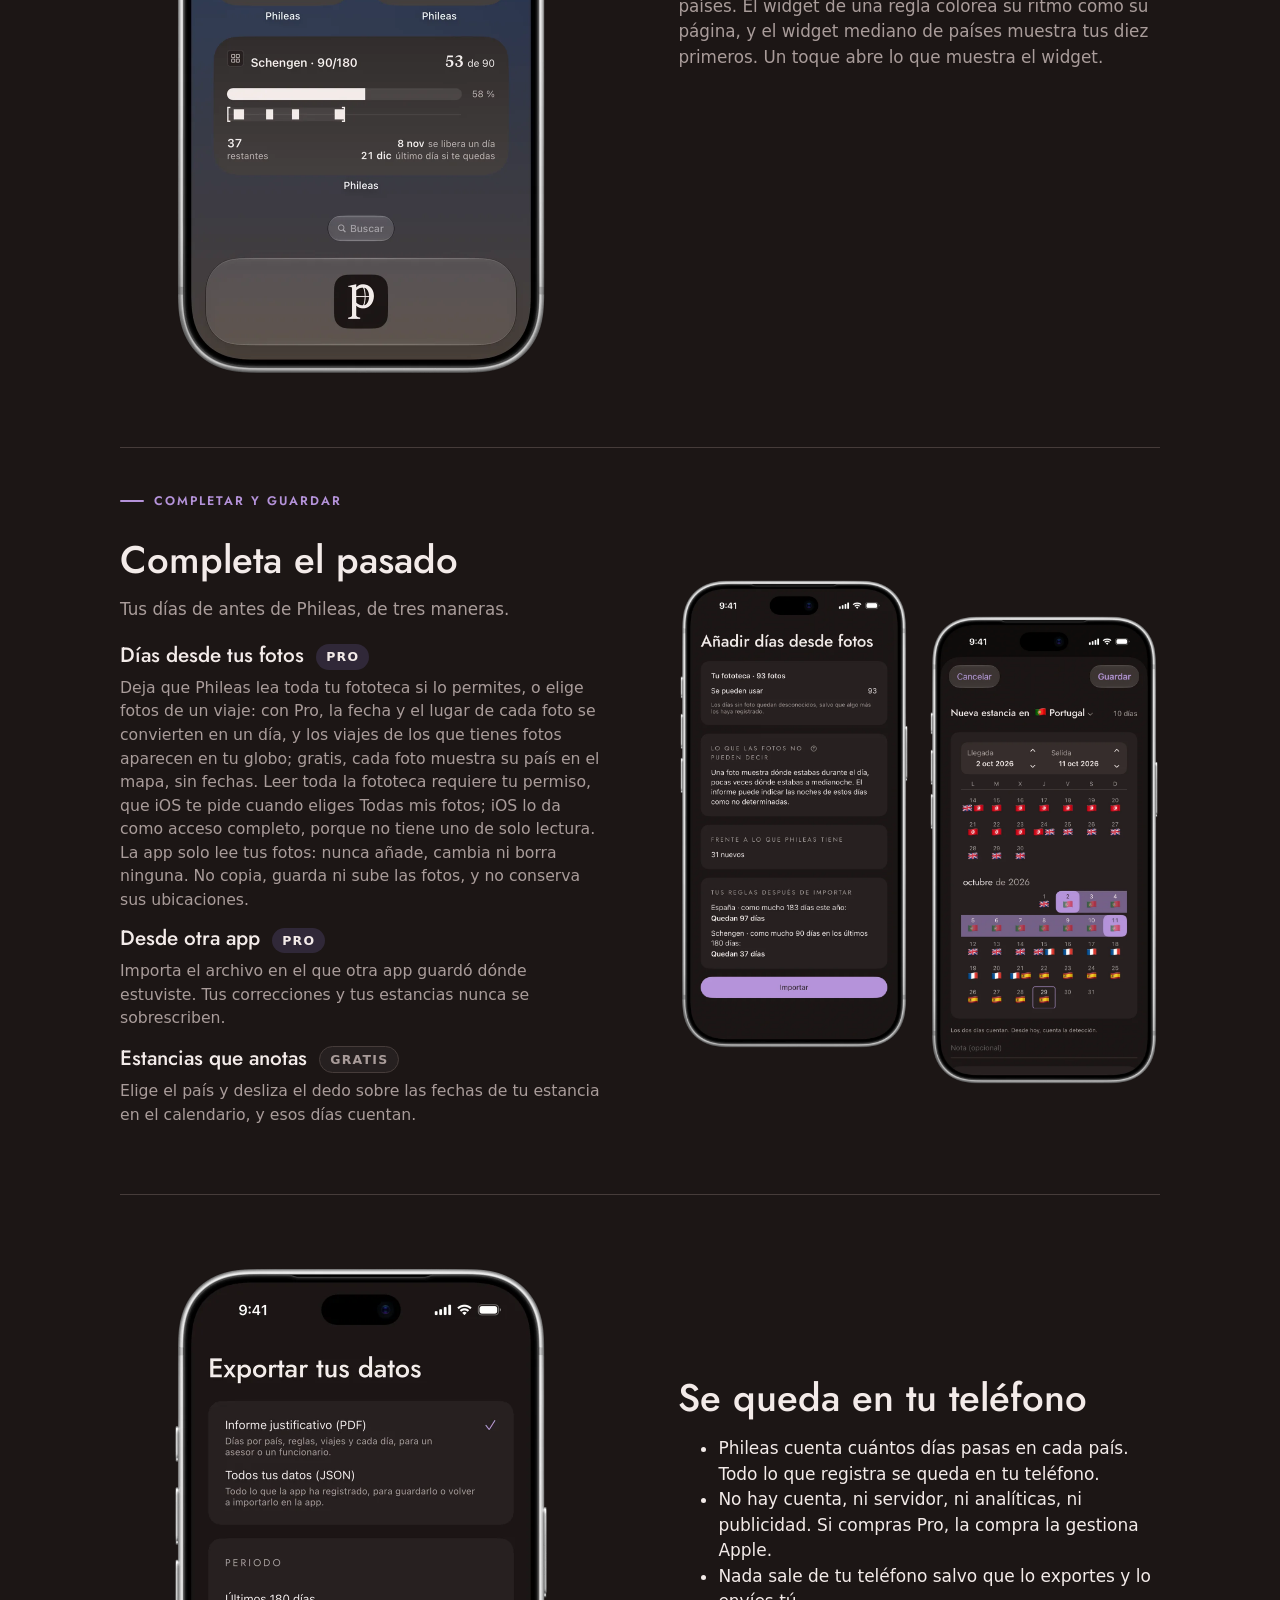
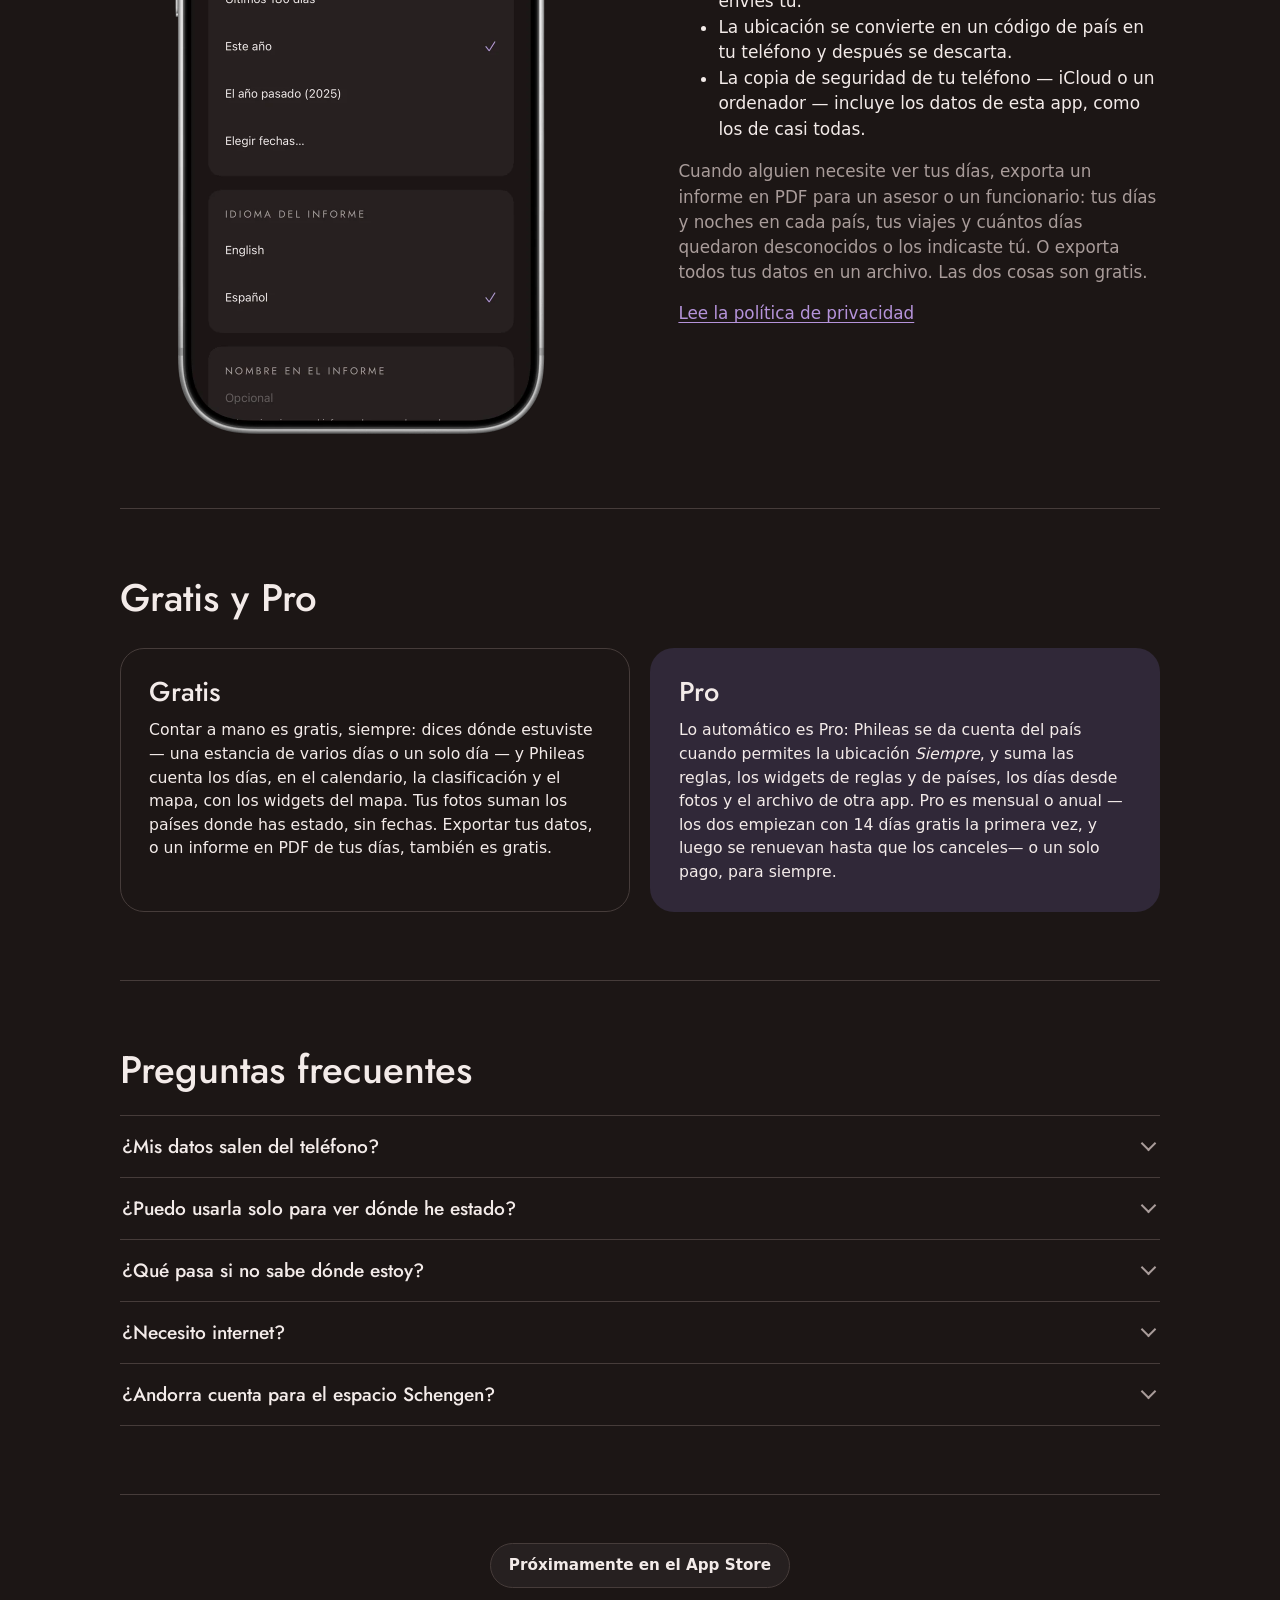
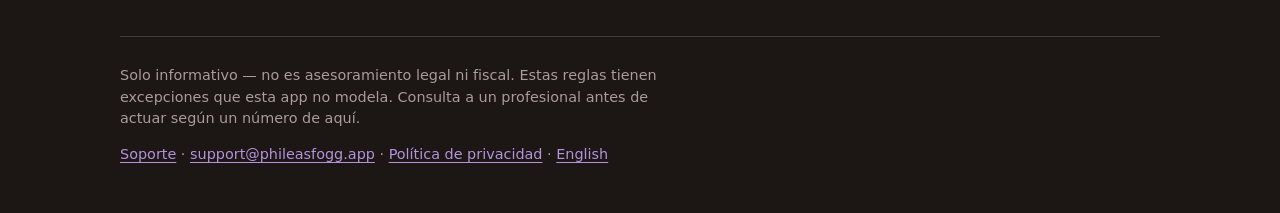
<file: es/index.html>
<!doctype html>
<html lang="es">
<head>
<meta charset="utf-8">
<meta name="viewport" content="width=device-width, initial-scale=1">
<title>Phileas — días por país: Schengen, 183 días y tu mapa de viajes</title>
<meta name="description" content="Phileas cuenta los días que pasas en cada país, para límites como los 90/180 de Schengen o los 183 de residencia fiscal, y dibuja dónde has estado.">
<meta name="color-scheme" content="dark">
<script>(function(){var K="phileas-theme",r=document.documentElement,w=1;function stored(){try{return localStorage.getItem(K)==="light"}catch(x){return null}}function show(l){if(l)r.setAttribute("data-theme","light");else r.removeAttribute("data-theme");var c=document.getElementById("theme-light");if(c)c.checked=l}function sync(){var l=stored();if(w&&l!==null)show(l)}sync();document.addEventListener("DOMContentLoaded",sync);window.addEventListener("pageshow",function(e){if(e.persisted)sync()});document.addEventListener("change",function(e){var c=e.target;if(c.id!=="theme-light")return;show(c.checked);try{if(c.checked)localStorage.setItem(K,"light");else localStorage.removeItem(K)}catch(x){w=0}})})();</script>
<link rel="canonical" href="https://phileasfogg.app/es/">
<link rel="alternate" hreflang="en" href="https://phileasfogg.app/">
<link rel="alternate" hreflang="es" href="https://phileasfogg.app/es/">
<link rel="alternate" hreflang="x-default" href="https://phileasfogg.app/">
<meta property="og:type" content="website">
<meta property="og:site_name" content="Phileas">
<meta property="og:title" content="Phileas — días por país: Schengen, 183 días y tu mapa de viajes">
<meta property="og:description" content="Phileas cuenta los días que pasas en cada país, para límites como los 90/180 de Schengen o los 183 de residencia fiscal, y dibuja dónde has estado.">
<meta property="og:url" content="https://phileasfogg.app/es/">
<meta property="og:locale" content="es_ES">
<meta property="og:image" content="https://phileasfogg.app/pictures/es/share-0294825b.jpg">
<meta property="og:image:width" content="1200">
<meta property="og:image:height" content="630">
<meta property="og:image:alt" content="Phileas en dos iPhone: un globo con todos los países visitados y un mes de días con los países ordenados.">
<meta name="twitter:card" content="summary_large_image">
<meta name="twitter:title" content="Phileas — días por país: Schengen, 183 días y tu mapa de viajes">
<meta name="twitter:description" content="Phileas cuenta los días que pasas en cada país, para límites como los 90/180 de Schengen o los 183 de residencia fiscal, y dibuja dónde has estado.">
<meta name="twitter:image" content="https://phileasfogg.app/pictures/es/share-0294825b.jpg">
<meta name="twitter:image:alt" content="Phileas en dos iPhone: un globo con todos los países visitados y un mes de días con los países ordenados.">
<link rel="icon" href="/favicon.svg" type="image/svg+xml">
<link rel="stylesheet" href="/site.css">
</head>
<body id="top">
<header class="bar">
<div class="bar-in">
<a class="logo" href="#top" aria-label="Phileas"><img class="v-d" src="/pictures/wordmark-dark.png" alt="" width="640" height="171"><img class="v-l" src="/pictures/wordmark-light.png" alt="" width="640" height="171" fetchpriority="low"></a>
<nav class="chips" aria-label="Secciones"><a class="chip" href="#count">Cómo funciona</a><a class="chip" href="#privacy">Privacidad</a><a class="chip" href="#plans">Gratis y Pro</a></nav>
<div class="end"><label class="theme"><input type="checkbox" role="switch" id="theme-light" autocomplete="off"><svg class="moon" aria-hidden="true" focusable="false" viewBox="0 0 16 16" width="18" height="18"><path d="M13.6 9.9A5.9 5.9 0 1 1 6.1 2.4a4.9 4.9 0 0 0 7.5 7.5z" fill="none" stroke="currentColor" stroke-width="1.5" stroke-linejoin="round"/></svg><svg class="sun" aria-hidden="true" focusable="false" viewBox="0 0 16 16" width="18" height="18"><circle cx="8" cy="8" r="2.9" fill="none" stroke="currentColor" stroke-width="1.5"/><path d="M8 1v1.7M8 13.3V15M1 8h1.7M13.3 8H15M3.05 3.05l1.2 1.2M11.75 11.75l1.2 1.2M3.05 12.95l1.2-1.2M11.75 4.25l1.2-1.2" stroke="currentColor" stroke-width="1.5" stroke-linecap="round"/></svg><span class="vh">Modo claro</span></label>
<nav class="lang" aria-label="Idioma"><a href="/" hreflang="en" lang="en" aria-label="English">EN</a><a href="/es/" hreflang="es" lang="es" aria-label="Español" aria-current="page">ES</a></nav></div>
</div>
</header>
<div class="site">
<main>
<section class="hero" id="hero">
<div class="words">
<h1 class="question">¿Cuántos días has pasado en cada país?</h1>
<p class="lead">Phileas cuenta los días que pasas en cada país, para límites como los 90 días de cada 180 de Schengen o los 183 días de residencia fiscal, y dibuja en un globo todo lo que has recorrido.</p>
<ul class="points"><li class="point"><a href="#detect"><span class="pt">Detecta el país solo <span class="tag">Pro</span></span><span class="pt-line">cuando permites la ubicación <em>Siempre</em></span><span class="arrow" aria-hidden="true">↓</span></a></li><li class="point"><a href="#rules"><span class="pt">Tus límites de visado y residencia fiscal <span class="tag">Pro</span></span><span class="pt-line">Schengen y 183 días listos para añadir, o una regla tuya</span><span class="arrow" aria-hidden="true">↓</span></a></li><li class="point"><a href="#globe"><span class="pt">Todo lo que has recorrido, gratis</span><span class="pt-line">países visitados y % del mapa, en un globo y en tu pantalla de inicio</span><span class="arrow" aria-hidden="true">↓</span></a></li><li class="point"><a href="#privacy"><span class="pt">Queda en tu iPhone</span><span class="pt-line">Todo lo que registra se queda en tu teléfono.</span><span class="arrow" aria-hidden="true">↓</span></a></li></ul>
<p class="soon">Próximamente en el App Store</p>
</div>
<figure class="hero-pic">
<div class="ocean"><span class="sea one" aria-hidden="true">Oceanus Atlanticus</span><span class="sea two" aria-hidden="true">Mare Mediterraneum</span>
<div class="phone"><img class="shot v-d" src="/pictures/es/home-dark.webp" alt="Phileas en un iPhone: el número de la regla de Schengen, un globo con todos los países visitados y los días del mes." width="760" height="1554" decoding="async"><img class="shot v-l" src="/pictures/es/home-light.webp" alt="Phileas en un iPhone: el número de la regla de Schengen, un globo con todos los países visitados y los días del mes." width="760" height="1554" decoding="async" fetchpriority="low"></div></div>
</figure>
</section>
<div class="chapter" id="count" role="group" aria-labelledby="count-label">
<p class="eyebrow" id="count-label">Contar</p>
<section class="row flip" id="detect">
<div class="words"><h2>Se da cuenta del país en el que estás <span class="tag">Pro</span></h2>
<p>Phileas marca cada día con el país en el que lo pasaste, y un día en dos países guarda los dos. Lo hace cuando permites la ubicación <em>Siempre</em>: al empezar solo pide la ubicación mientras usas la app, y la opción <em>Siempre</em> te la ofrece después.</p></div>
<figure class="pic"><div class="phone"><img class="shot v-d" src="/pictures/es/month-dark.webp" alt="Un mes en Phileas, cada día marcado con el país en el que lo pasaste." width="760" height="1554" decoding="async" loading="lazy"><img class="shot v-l" src="/pictures/es/month-light.webp" alt="Un mes en Phileas, cada día marcado con el país en el que lo pasaste." width="760" height="1554" decoding="async" loading="lazy"></div></figure>
</section>
<section class="row" id="rules">
<div class="words"><h2>Los límites que tienes que cumplir, contados cada día <span class="tag">Pro</span></h2>
<p>Los 90 días de cada 180 de Schengen. Los 183 días de una residencia fiscal. Un límite así se pasa fácil por contar mal, y sale caro.</p>
<p>Phileas lo cuenta por ti. Añade Schengen o 183 días ya hechos, o crea tu propia regla —dentro de un país o fuera de él, como máximo o como mínimo— y mira cuántos días llevas, cuántos te quedan o te faltan y el último día si te quedas.</p>
<p>Un verano por Europa, una residencia que tienes que mantener, un país en el que prefieres no pasar demasiado tiempo: una regla para cada caso, un número para cada regla, para saber cómo vas antes de reservar el próximo vuelo.</p><p class="fine">Solo informativo — no es asesoramiento legal ni fiscal. Estas reglas tienen excepciones que esta app no modela. Consulta a un profesional antes de actuar según un número de aquí.</p></div>
<figure class="pic"><div class="pair"><div class="phone"><img class="shot v-d" src="/pictures/es/rule-schengen-dark.webp" alt="La página de una regla de Schengen: los días usados de 90, el último día si te quedas y la cuenta del último año." width="760" height="1554" decoding="async" loading="lazy"><img class="shot v-l" src="/pictures/es/rule-schengen-light.webp" alt="La página de una regla de Schengen: los días usados de 90, el último día si te quedas y la cuenta del último año." width="760" height="1554" decoding="async" loading="lazy"></div><div class="phone"><img class="shot v-d" src="/pictures/es/rule-floor-dark.webp" alt="La página de una regla: al menos 183 días en Andorra este año, los días que faltan y el ritmo en turquesa." width="760" height="1554" decoding="async" loading="lazy"><img class="shot v-l" src="/pictures/es/rule-floor-light.webp" alt="La página de una regla: al menos 183 días en Andorra este año, los días que faltan y el ritmo en turquesa." width="760" height="1554" decoding="async" loading="lazy"></div></div></figure>
</section>
<section class="block panel" id="unknown">
<div class="section-head"><h2>Cuando no lo sabe, lo dice</h2></div>
<p>Un día del que Phileas no tiene país se queda desconocido y se muestra como desconocido: nunca se rellena en silencio. Phileas te pregunta por los días que le faltan, y respondes diciendo dónde estabas.</p>
</section>
</div><!-- /chapter -->
<div class="chapter" id="see" role="group" aria-labelledby="see-label">
<p class="eyebrow" id="see-label">Ver</p>
<section class="row flip" id="globe">
<div class="words"><h2>Tu vuelta al mundo, en un globo</h2>
<p>Todos los países en los que has estado, en un globo que puedes girar, coloreados según los días que pasaste en cada uno: este año o en todo tu historial. O en un solo color, para ver únicamente dónde has estado. Dos cifras dicen lo lejos que has llegado: los países que has visitado y qué parte del mapa suman.</p>
<p>Los widgets del mapa llevan tus países y las dos cifras a tu pantalla de inicio. El mapa y los widgets son gratis.</p>
<p>El mapa se dibuja en tu teléfono con datos que vienen con la app. No descarga nada.</p></div>
<figure class="pic"><div class="pair"><div class="phone"><img class="shot v-d" src="/pictures/es/map-history-dark.webp" alt="El mapa en Todo mi historial: un globo con todos los países visitados, coloreados según sus días, un país sin fechas rayado, y los países visitados y el porcentaje del mapa." width="760" height="1554" decoding="async" loading="lazy"><img class="shot v-l" src="/pictures/es/map-history-light.webp" alt="El mapa en Todo mi historial: un globo con todos los países visitados, coloreados según sus días, un país sin fechas rayado, y los países visitados y el porcentaje del mapa." width="760" height="1554" decoding="async" loading="lazy"></div><div class="phone"><img class="shot v-d" src="/pictures/es/places-widget-dark.webp" alt="El widget Mapa y dos widgets de países visitados en la pantalla de inicio de un iPhone: tus países en un mapa plano, y los países visitados y el porcentaje del mapa, este año y en todo tu historial." width="760" height="1554" decoding="async" loading="lazy"><img class="shot v-l" src="/pictures/es/places-widget-light.webp" alt="El widget Mapa y dos widgets de países visitados en la pantalla de inicio de un iPhone: tus países en un mapa plano, y los países visitados y el porcentaje del mapa, este año y en todo tu historial." width="760" height="1554" decoding="async" loading="lazy"></div></div></figure>
</section>
<section class="row" id="countries">
<div class="words"><h2>Cada país, contado</h2>
<p>Todos los países en los que has estado, ordenados por sus días y su porcentaje del periodo: este mes, este año, los últimos 180 días, los últimos 12 meses o las fechas que elijas. Toca uno para ver sus días mes a mes y tus viajes allí.</p></div>
<figure class="pic"><div class="pair"><div class="phone"><img class="shot v-d" src="/pictures/es/map-drawn-up-dark.webp" alt="El mapa desplegado: los países del año ordenados por sus días." width="760" height="1554" decoding="async" loading="lazy"><img class="shot v-l" src="/pictures/es/map-drawn-up-light.webp" alt="El mapa desplegado: los países del año ordenados por sus días." width="760" height="1554" decoding="async" loading="lazy"></div><div class="phone"><img class="shot v-d" src="/pictures/es/country-dark.webp" alt="La página de España: sus días mes a mes este año." width="760" height="1554" decoding="async" loading="lazy"><img class="shot v-l" src="/pictures/es/country-light.webp" alt="La página de España: sus días mes a mes este año." width="760" height="1554" decoding="async" loading="lazy"></div></div></figure>
</section>
<section class="row flip" id="widgets">
<div class="words"><h2>Widgets <span class="tag">Pro</span></h2>
<p>Tu regla con su número en la pantalla de inicio, o tus países. El widget de una regla colorea su ritmo como su página, y el widget mediano de países muestra tus diez primeros. Un toque abre lo que muestra el widget.</p></div>
<figure class="pic"><div class="phone"><img class="shot v-d" src="/pictures/es/widget-dark.webp" alt="Widgets de Phileas en la pantalla de inicio de un iPhone: los 183 días de España y la regla de Schengen, cada una con su número, y los países del año." width="760" height="1554" decoding="async" loading="lazy"><img class="shot v-l" src="/pictures/es/widget-light.webp" alt="Widgets de Phileas en la pantalla de inicio de un iPhone: los 183 días de España y la regla de Schengen, cada una con su número, y los países del año." width="760" height="1554" decoding="async" loading="lazy"></div></figure>
</section>
</div><!-- /chapter -->
<div class="chapter" id="keep" role="group" aria-labelledby="keep-label">
<p class="eyebrow" id="keep-label">Completar y guardar</p>
<section class="row" id="past">
<div class="words"><h2>Completa el pasado</h2>
<p>Tus días de antes de Phileas, de tres maneras.</p>
<div class="items"><article class="item"><h3>Días desde tus fotos <span class="tag">Pro</span></h3><p>Deja que Phileas lea toda tu fototeca si lo permites, o elige fotos de un viaje: con Pro, la fecha y el lugar de cada foto se convierten en un día, y los viajes de los que tienes fotos aparecen en tu globo; gratis, cada foto muestra su país en el mapa, sin fechas. Leer toda la fototeca requiere tu permiso, que iOS te pide cuando eliges Todas mis fotos; iOS lo da como acceso completo, porque no tiene uno de solo lectura. La app solo lee tus fotos: nunca añade, cambia ni borra ninguna. No copia, guarda ni sube las fotos, y no conserva sus ubicaciones.</p></article><article class="item"><h3>Desde otra app <span class="tag">Pro</span></h3><p>Importa el archivo en el que otra app guardó dónde estuviste. Tus correcciones y tus estancias nunca se sobrescriben.</p></article><article class="item"><h3>Estancias que anotas <span class="tag free">Gratis</span></h3><p>Elige el país y desliza el dedo sobre las fechas de tu estancia en el calendario, y esos días cuentan.</p></article></div></div>
<figure class="pic"><div class="pair"><div class="phone"><img class="shot v-d" src="/pictures/es/photos-preview-dark.webp" alt="Añadir días desde fotos: la vista previa de lo que contará, antes de escribir nada." width="760" height="1554" decoding="async" loading="lazy"><img class="shot v-l" src="/pictures/es/photos-preview-light.webp" alt="Añadir días desde fotos: la vista previa de lo que contará, antes de escribir nada." width="760" height="1554" decoding="async" loading="lazy"></div><div class="phone"><img class="shot v-d" src="/pictures/es/stays-dark.webp" alt="Una estancia nueva: su país y sus fechas pintadas en el calendario." width="760" height="1554" decoding="async" loading="lazy"><img class="shot v-l" src="/pictures/es/stays-light.webp" alt="Una estancia nueva: su país y sus fechas pintadas en el calendario." width="760" height="1554" decoding="async" loading="lazy"></div></div></figure>
</section>
<section class="row flip" id="privacy">
<div class="words"><h2>Se queda en tu teléfono</h2>
<ul><li>Phileas cuenta cuántos días pasas en cada país. Todo lo que registra se queda en tu teléfono.</li><li>No hay cuenta, ni servidor, ni analíticas, ni publicidad. Si compras Pro, la compra la gestiona Apple.</li><li>Nada sale de tu teléfono salvo que lo exportes y lo envíes tú.</li><li>La ubicación se convierte en un código de país en tu teléfono y después se descarta.</li><li>La copia de seguridad de tu teléfono — iCloud o un ordenador — incluye los datos de esta app, como los de casi todas.</li></ul>
<p>Cuando alguien necesite ver tus días, exporta un informe en PDF para un asesor o un funcionario: tus días y noches en cada país, tus viajes y cuántos días quedaron desconocidos o los indicaste tú. O exporta todos tus datos en un archivo. Las dos cosas son gratis.</p>
<p><a href="/privacy/#espanol">Lee la política de privacidad</a></p></div>
<figure class="pic"><div class="phone"><img class="shot v-d" src="/pictures/es/export-dark.webp" alt="Exportar un informe en PDF de tus días, elegido para este año." width="760" height="1554" decoding="async" loading="lazy"><img class="shot v-l" src="/pictures/es/export-light.webp" alt="Exportar un informe en PDF de tus días, elegido para este año." width="760" height="1554" decoding="async" loading="lazy"></div></figure>
</section>
</div><!-- /chapter -->
<section class="block" id="plans">
<div class="section-head"><h2>Gratis y Pro</h2></div>
<div class="cards"><article class="item"><h3>Gratis</h3><p>Contar a mano es gratis, siempre: dices dónde estuviste — una estancia de varios días o un solo día — y Phileas cuenta los días, en el calendario, la clasificación y el mapa, con los widgets del mapa. Tus fotos suman los países donde has estado, sin fechas. Exportar tus datos, o un informe en PDF de tus días, también es gratis.</p></article><article class="item"><h3>Pro</h3><p>Lo automático es Pro: Phileas se da cuenta del país cuando permites la ubicación <em>Siempre</em>, y suma las reglas, los widgets de reglas y de países, los días desde fotos y el archivo de otra app. Pro es mensual o anual —los dos empiezan con 14 días gratis la primera vez, y luego se renuevan hasta que los canceles— o un solo pago, para siempre.</p></article></div>
</section>
<section class="block faq" id="faq">
<div class="section-head"><h2>Preguntas frecuentes</h2></div>
<div class="faq-list"><details class="qa"><summary><h3>¿Mis datos salen del teléfono?</h3></summary><p>Nada sale de tu teléfono salvo que lo exportes y lo envíes tú. No hay cuenta, ni servidor, ni analíticas, ni publicidad. Si compras Pro, la compra la gestiona Apple. La copia de seguridad de tu teléfono — iCloud o un ordenador — incluye los datos de esta app, como los de casi todas. La app no los envía; lo hace tu teléfono, si tienes las copias activadas.</p></details><details class="qa"><summary><h3>¿Puedo usarla solo para ver dónde he estado?</h3></summary><p>Sí, y gratis: marca en el mapa los países donde has estado con <em>Estuve aquí</em>, sin fechas, o di dónde estuviste, una estancia de varios días o un solo día. Phileas dibuja tus países en el globo y cuenta los países que has visitado, con los widgets del mapa en tu pantalla de inicio. Tus fotos también pueden sumarlos, gratis; convertirlas en días, y darse cuenta del país solo, son Pro.</p></details><details class="qa"><summary><h3>¿Qué pasa si no sabe dónde estoy?</h3></summary><p>El día se queda desconocido, y Phileas lo muestra como desconocido: nunca lo rellena en silencio. Te pregunta por los días que le faltan, y respondes diciendo dónde estabas, un día o una estancia de varios.</p></details><details class="qa"><summary><h3>¿Necesito internet?</h3></summary><p>Phileas cuenta tus días en tu teléfono. El mapa se dibuja en tu teléfono con datos que vienen con la app. No descarga nada. Comprar Pro, empezar la prueba de 14 días o restaurar una compra pasa por el App Store, que necesita conexión.</p></details><details class="qa"><summary><h3>¿Andorra cuenta para el espacio Schengen?</h3></summary><p>Solo si la activas. Mónaco, San Marino, la Ciudad del Vaticano y Andorra cuentan como países propios, y para el espacio Schengen solo si los activas, en Ajustes, en Territorios. Phileas cuenta los días en Åland como días en el espacio Schengen. Phileas cuenta los días en Gibraltar como días en el espacio Schengen desde el 15 de julio de 2026, según el Gobierno británico.</p></details></div>
</section>
<div class="closing"><p class="soon">Próximamente en el App Store</p></div>
</main>
<footer id="footer">
<p class="disclaimer">Solo informativo — no es asesoramiento legal ni fiscal. Estas reglas tienen excepciones que esta app no modela. Consulta a un profesional antes de actuar según un número de aquí.</p>
<nav class="links"><a href="/support/#espanol">Soporte</a> · <a href="mailto:support@phileasfogg.app">support@phileasfogg.app</a> · <a href="/privacy/#espanol">Política de privacidad</a> · <a href="/" hreflang="en" lang="en">English</a></nav>
</footer>
</div>
</body>
</html>
</file>
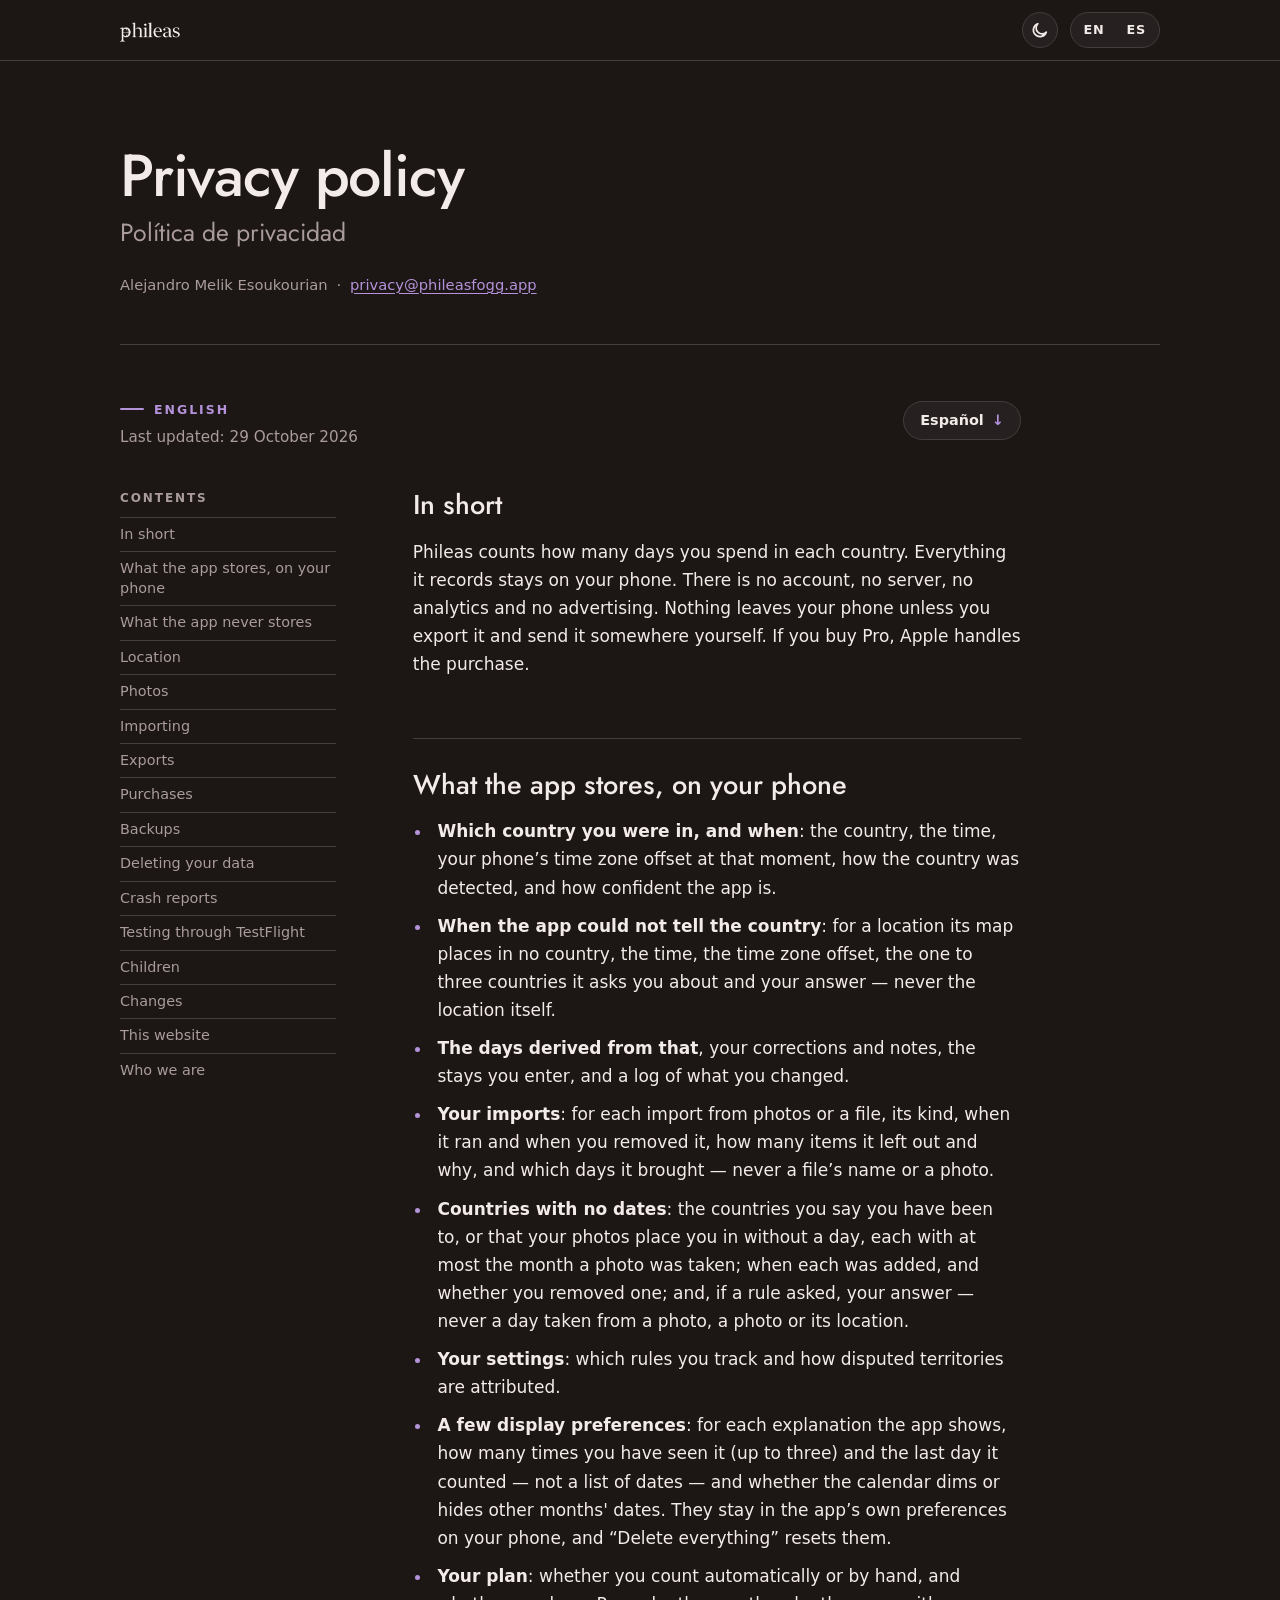
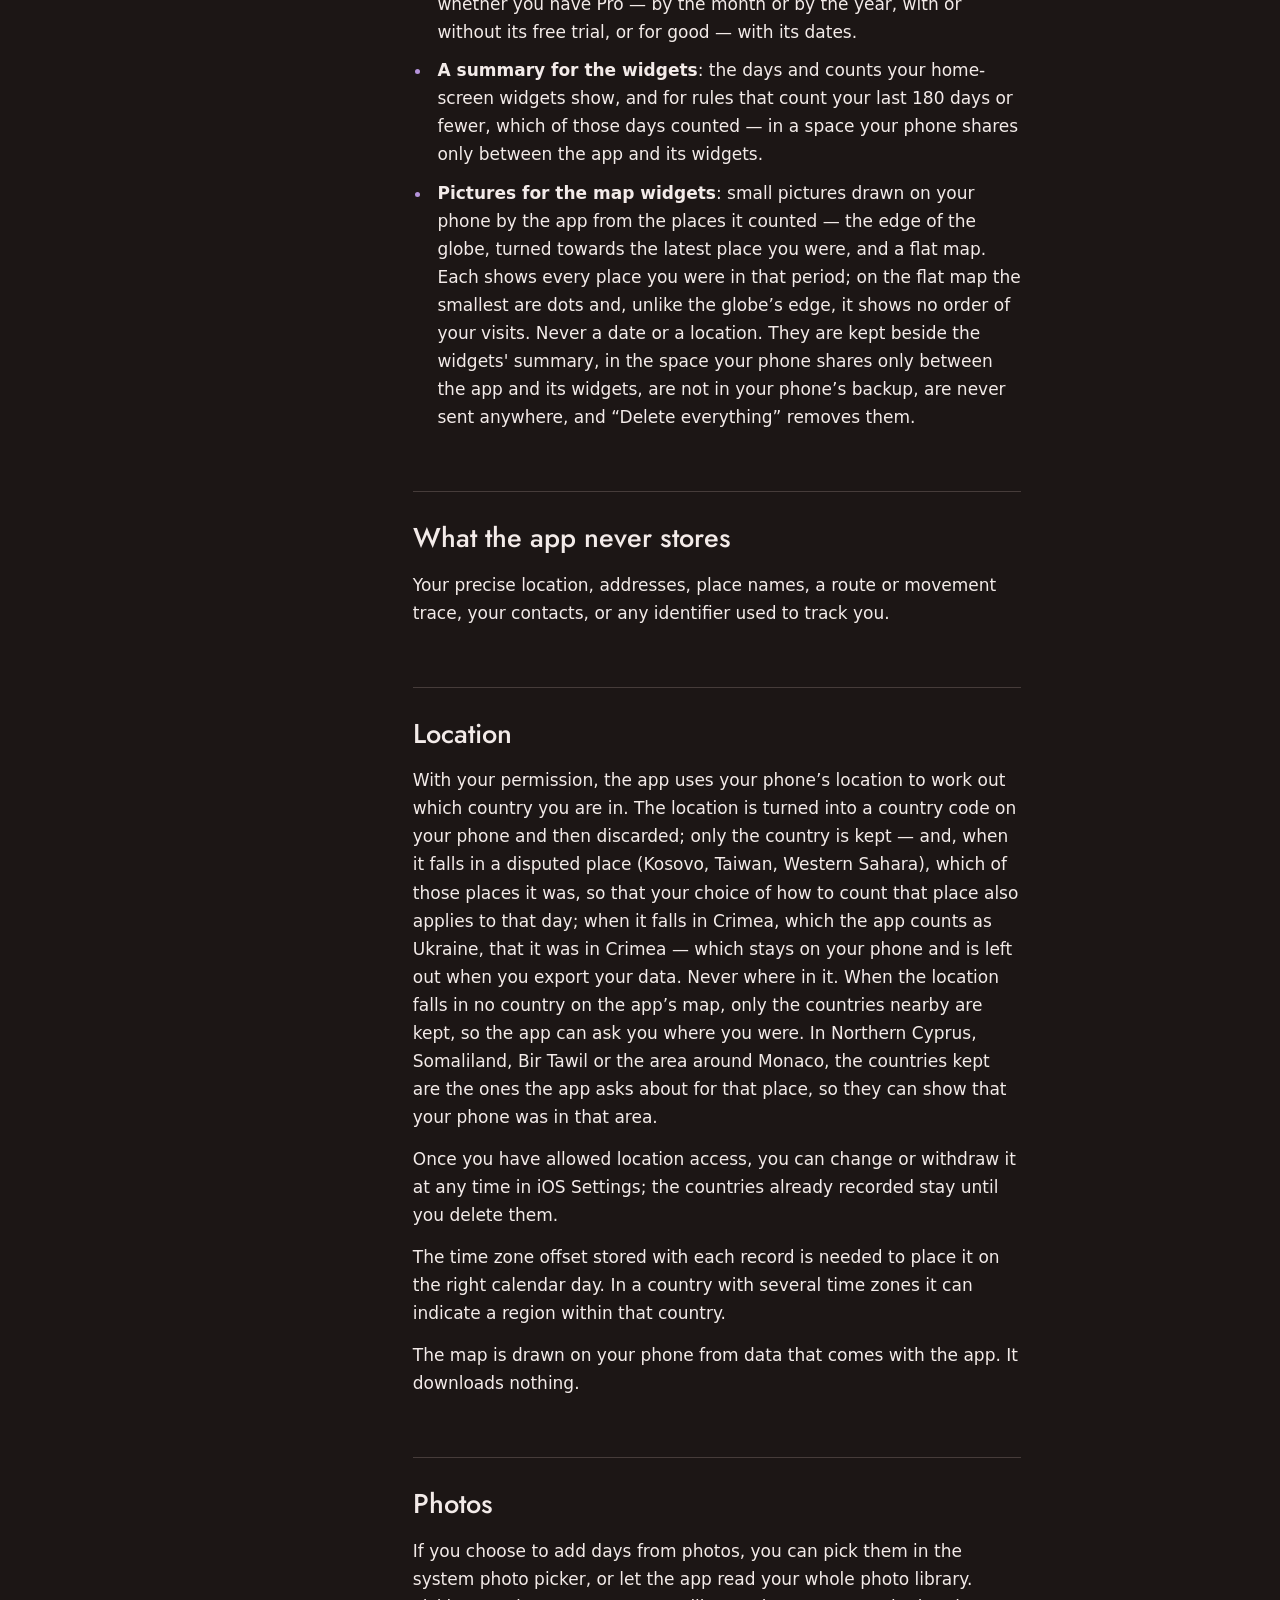
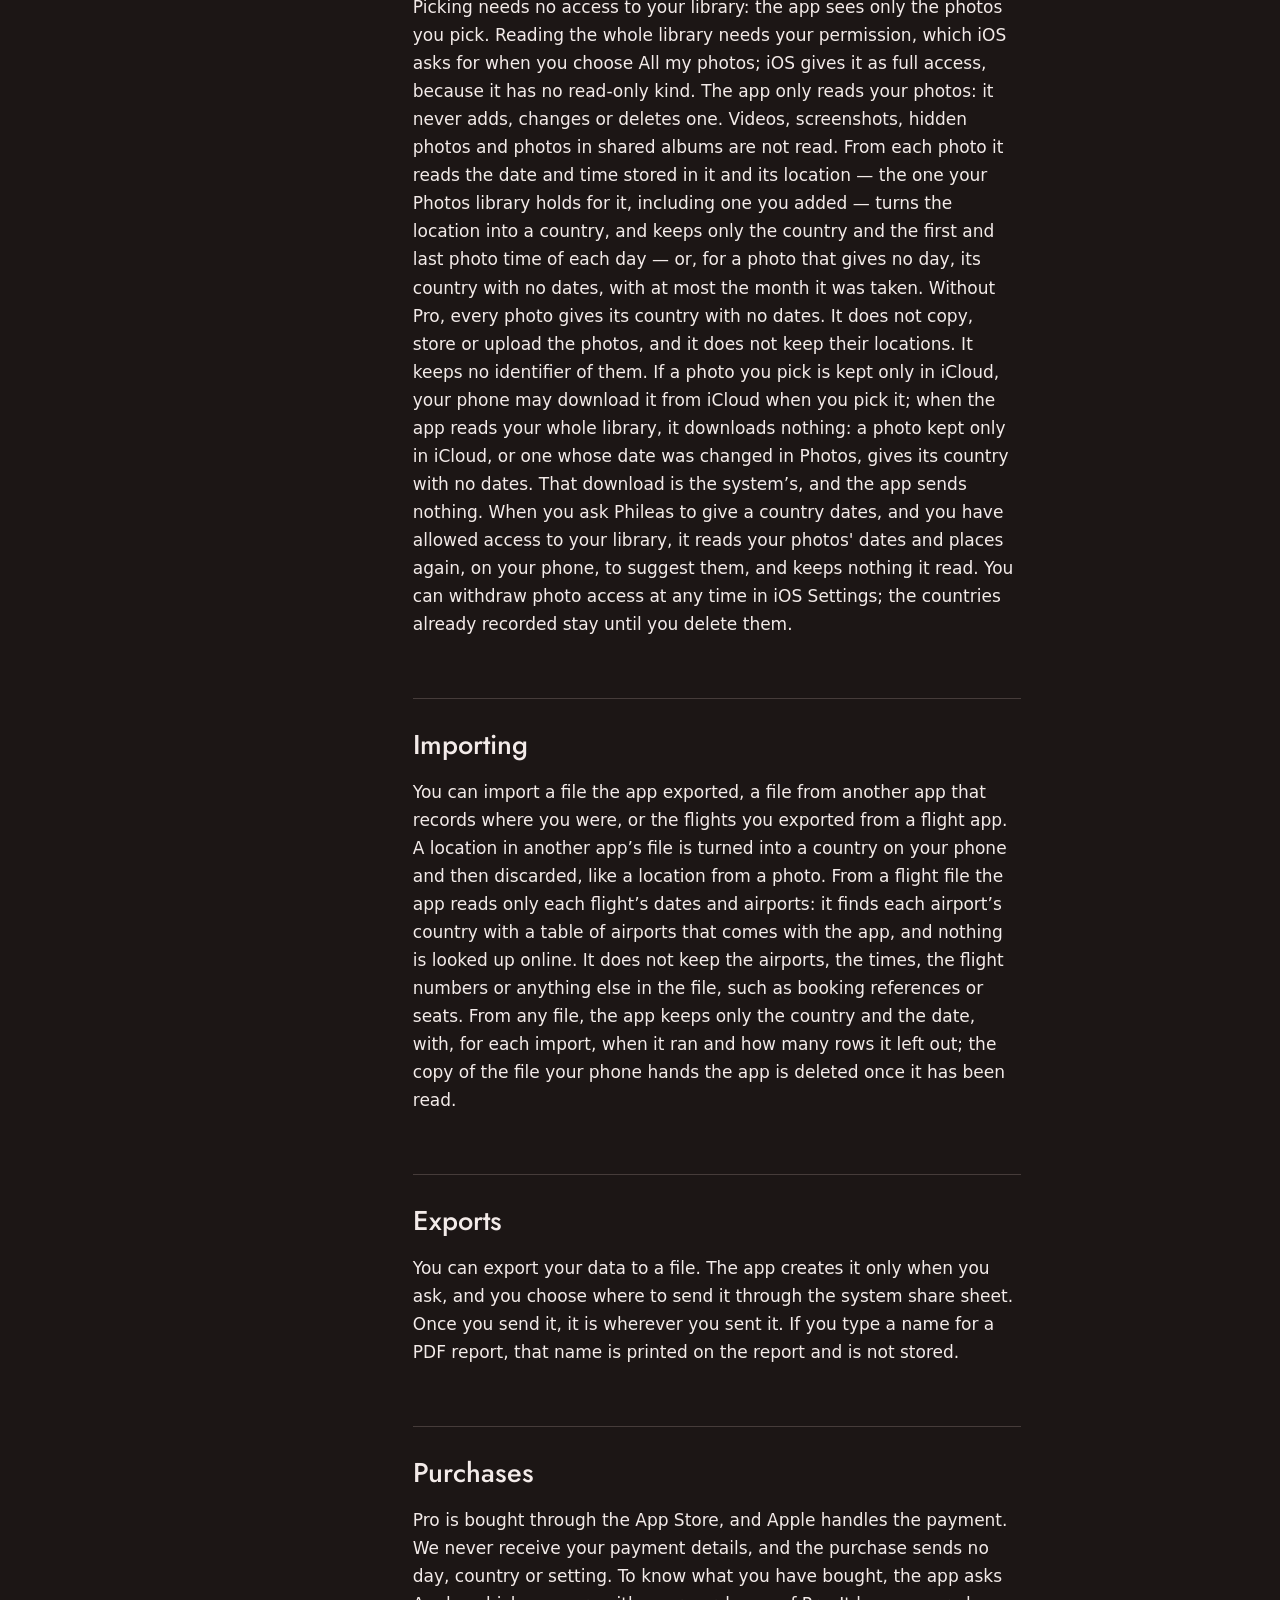
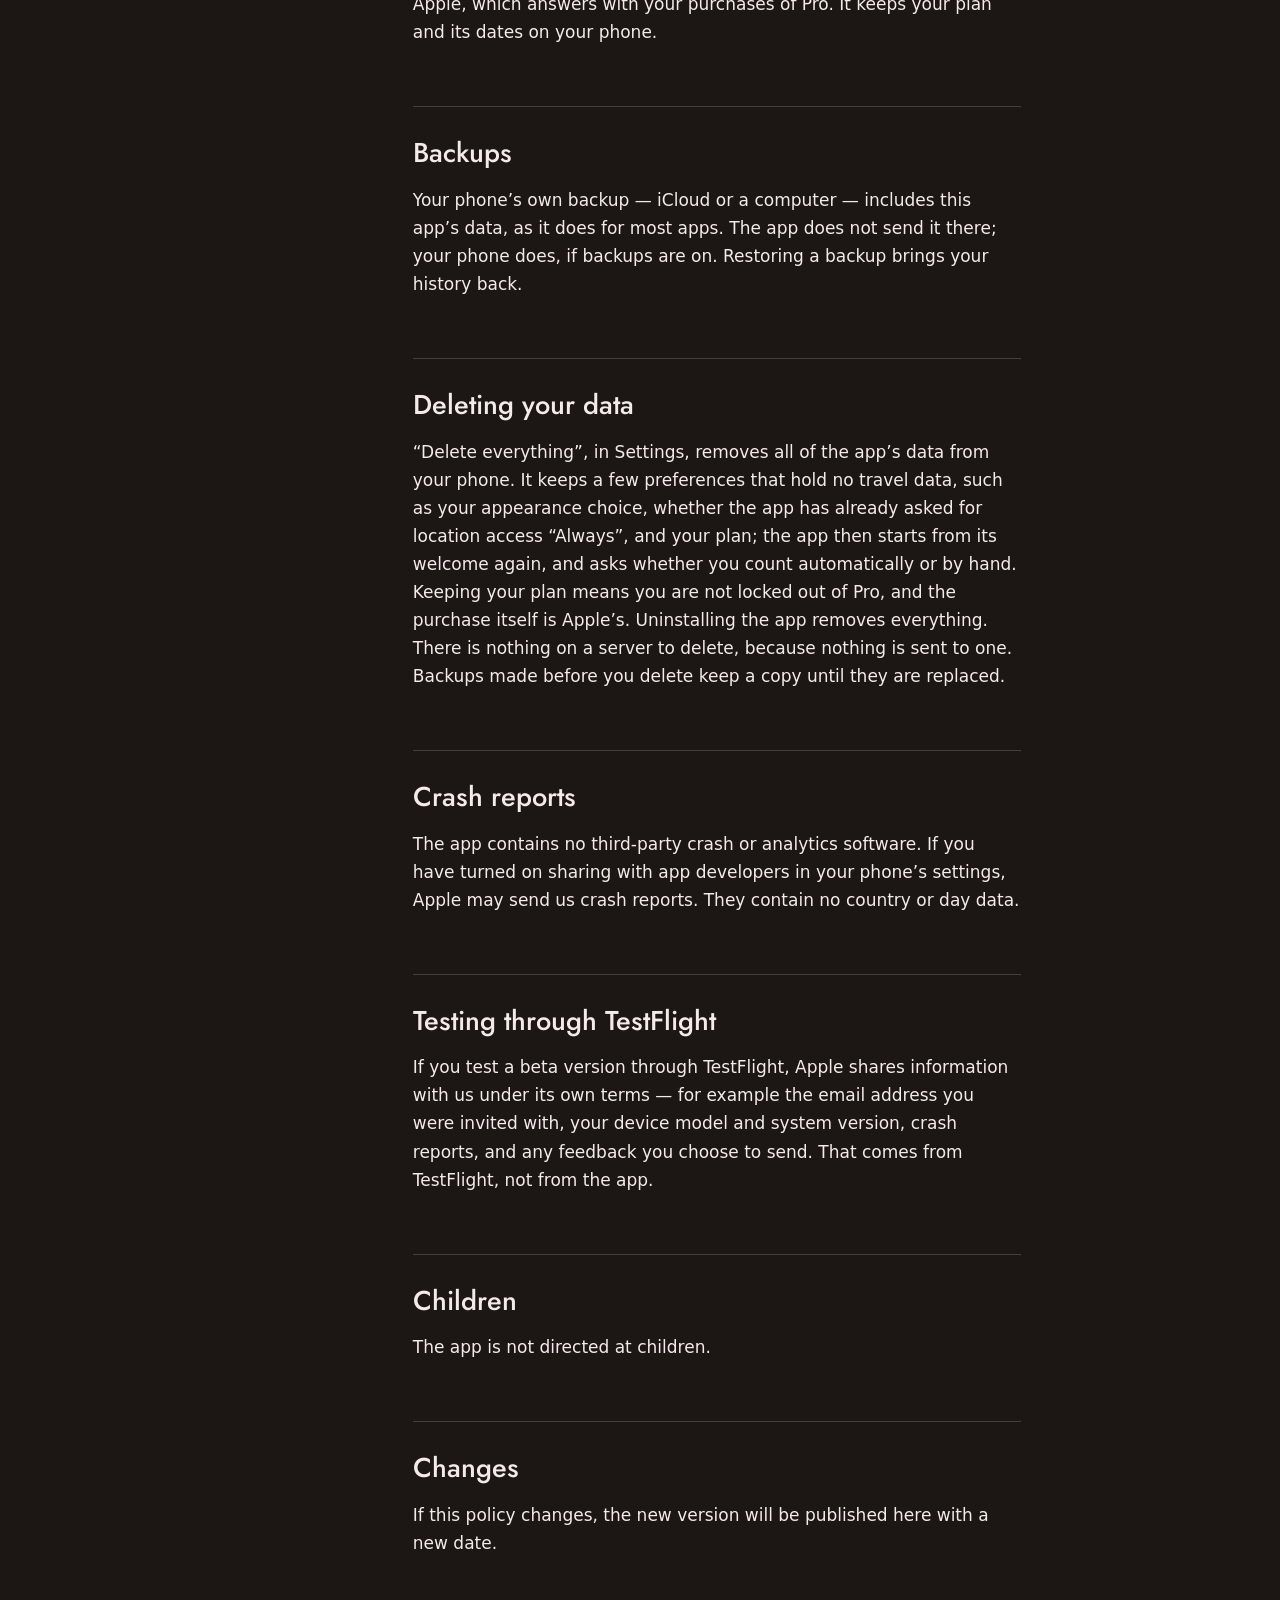
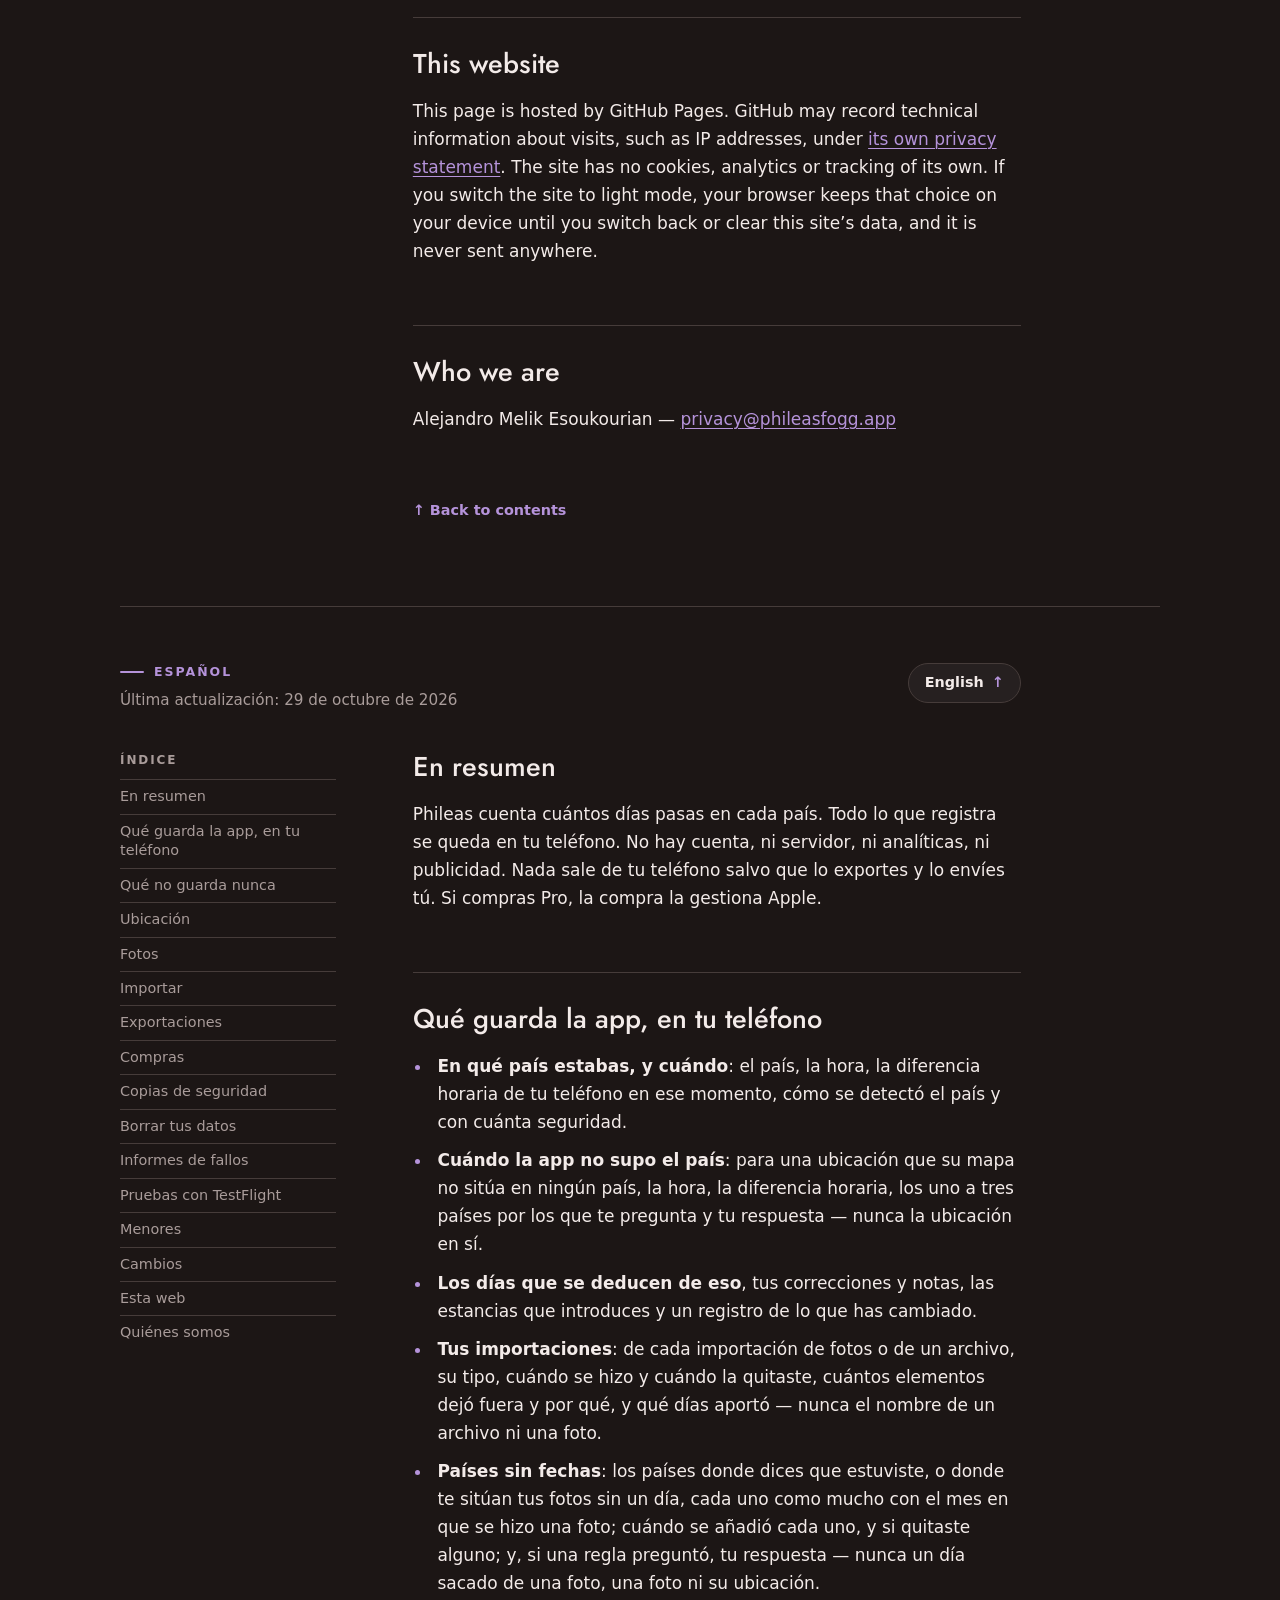
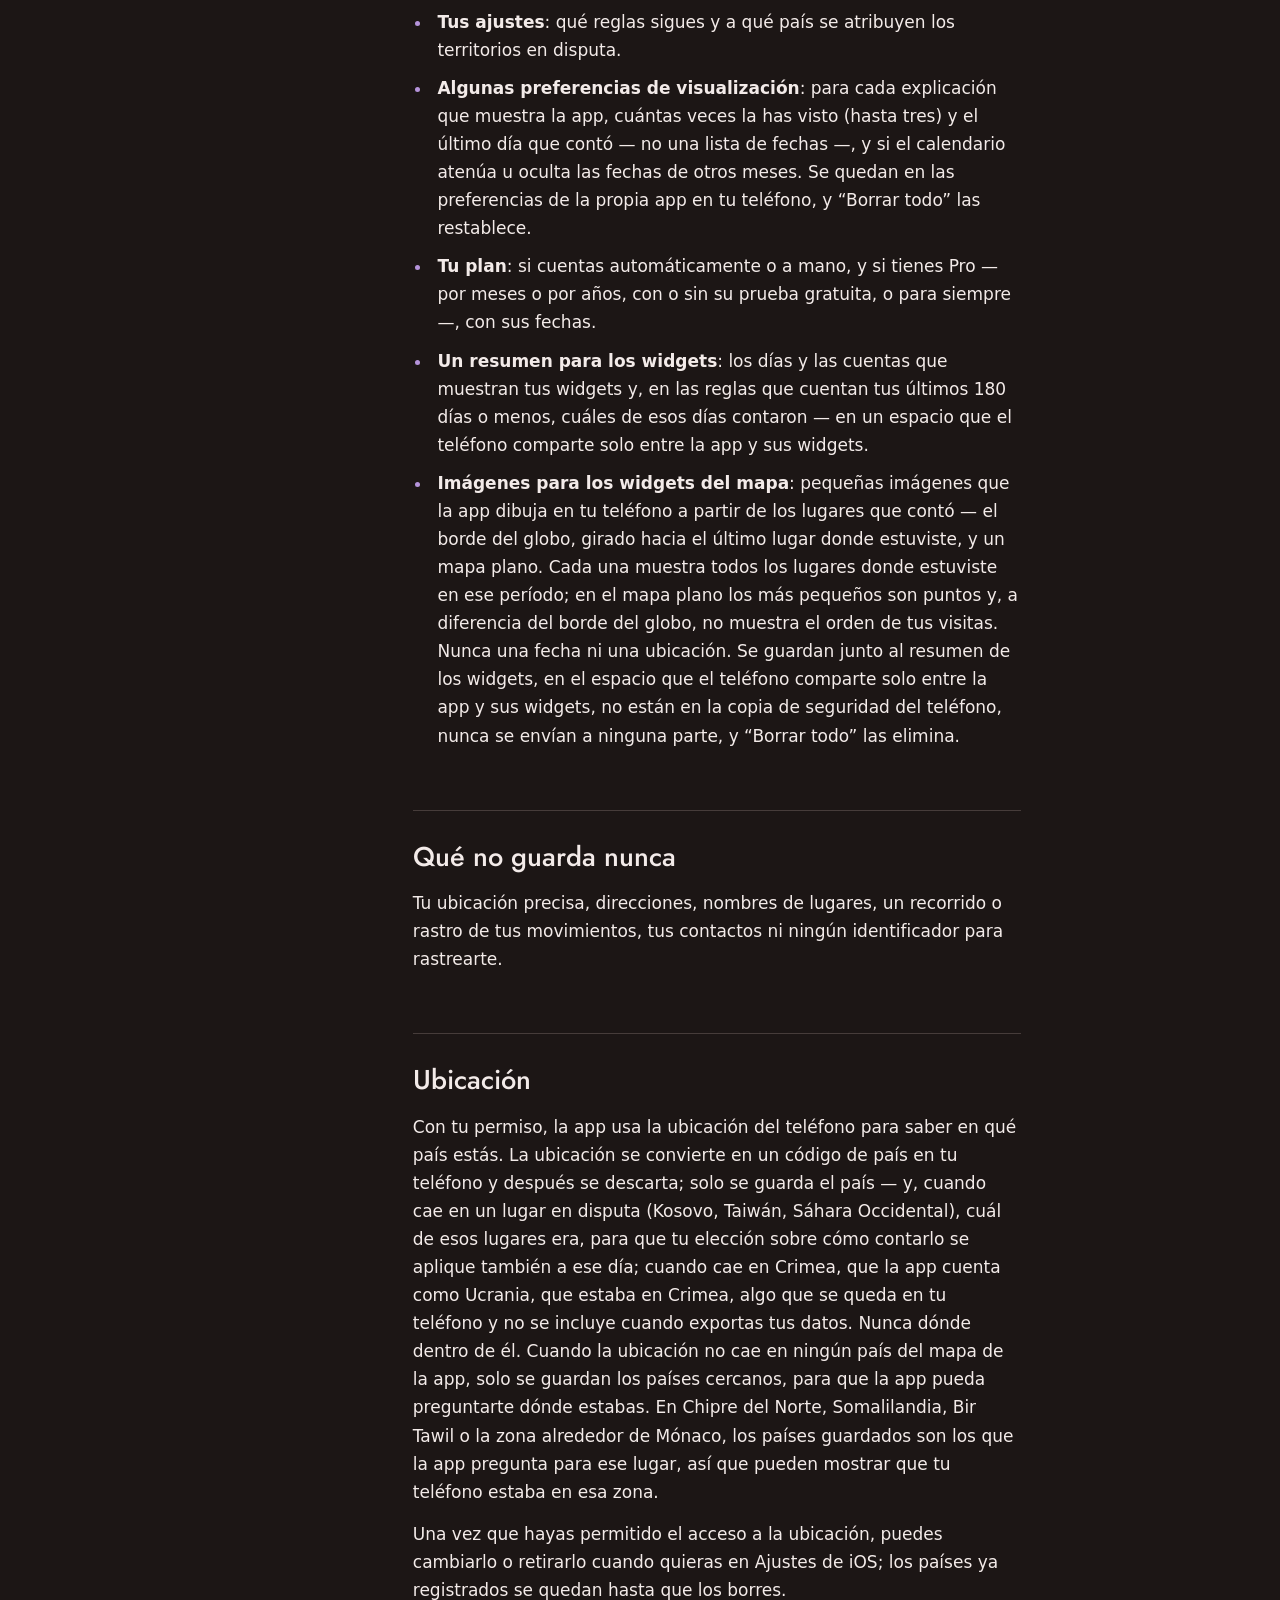
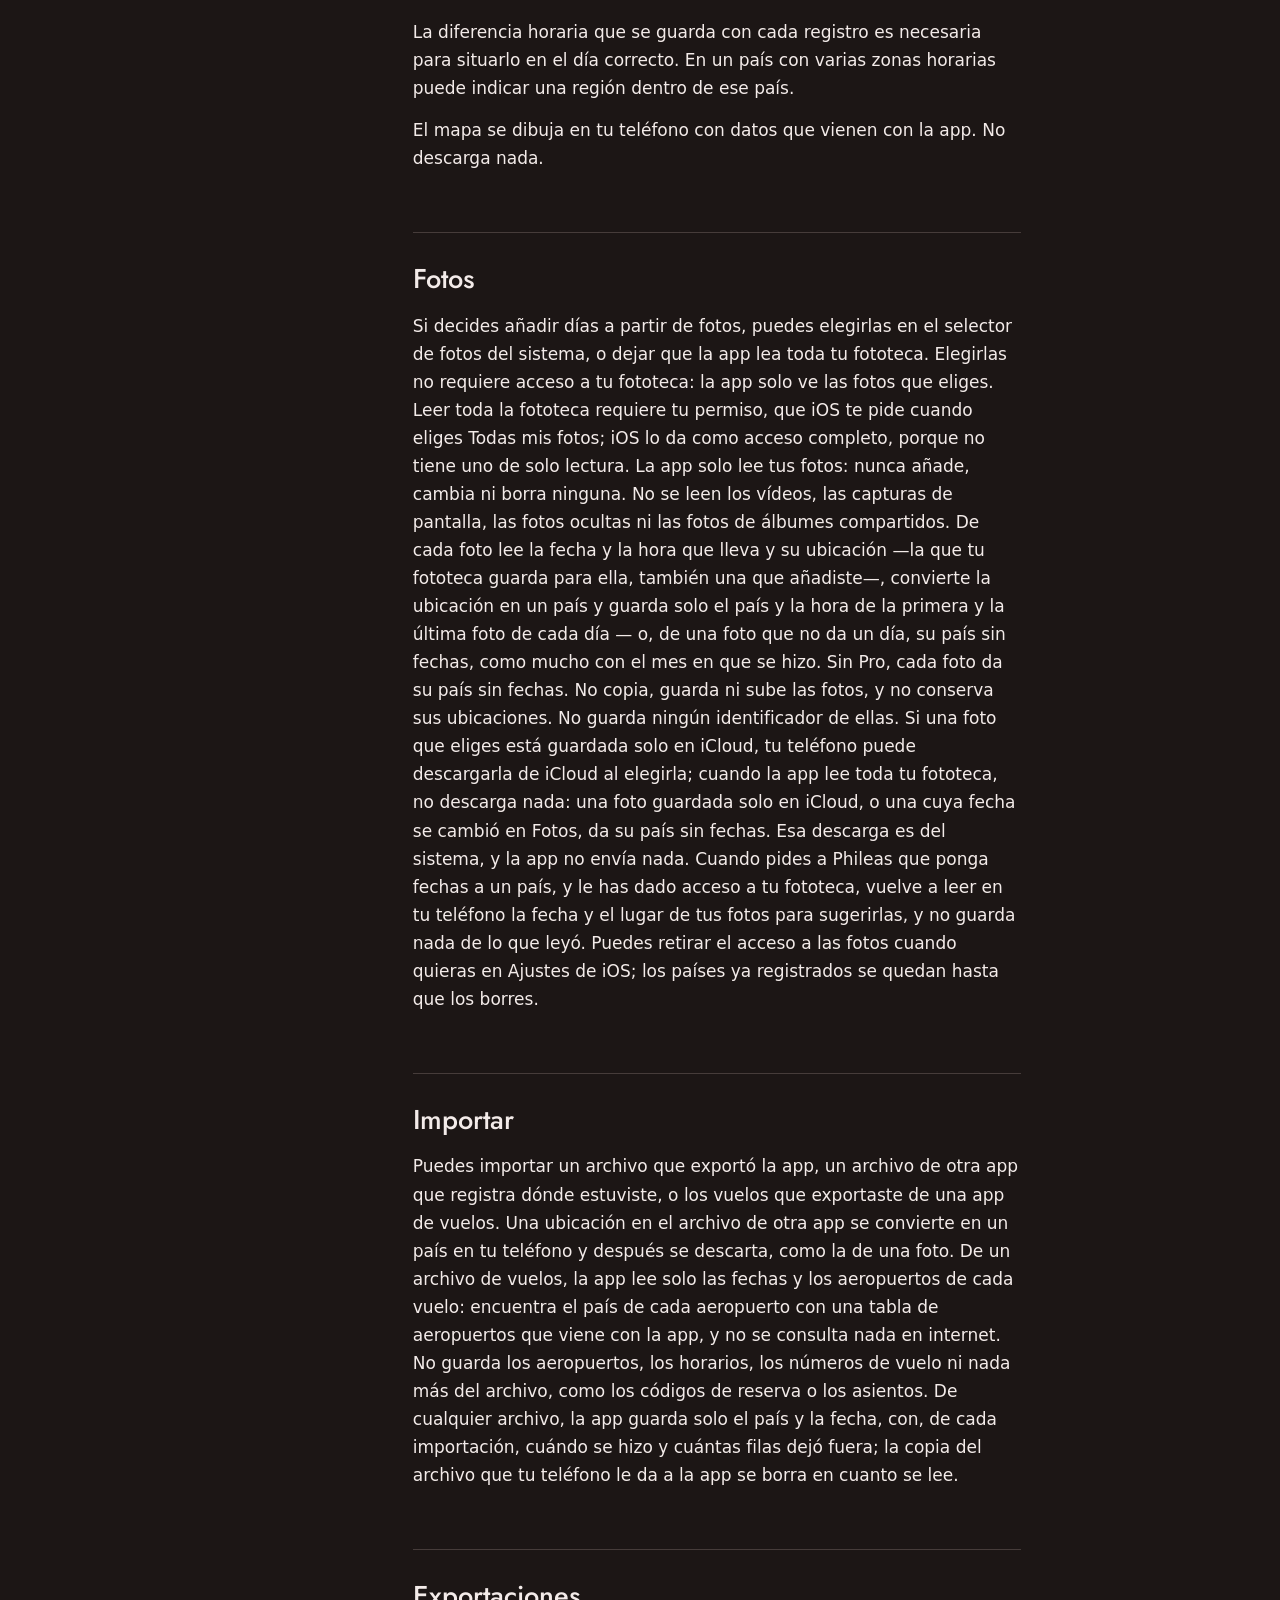
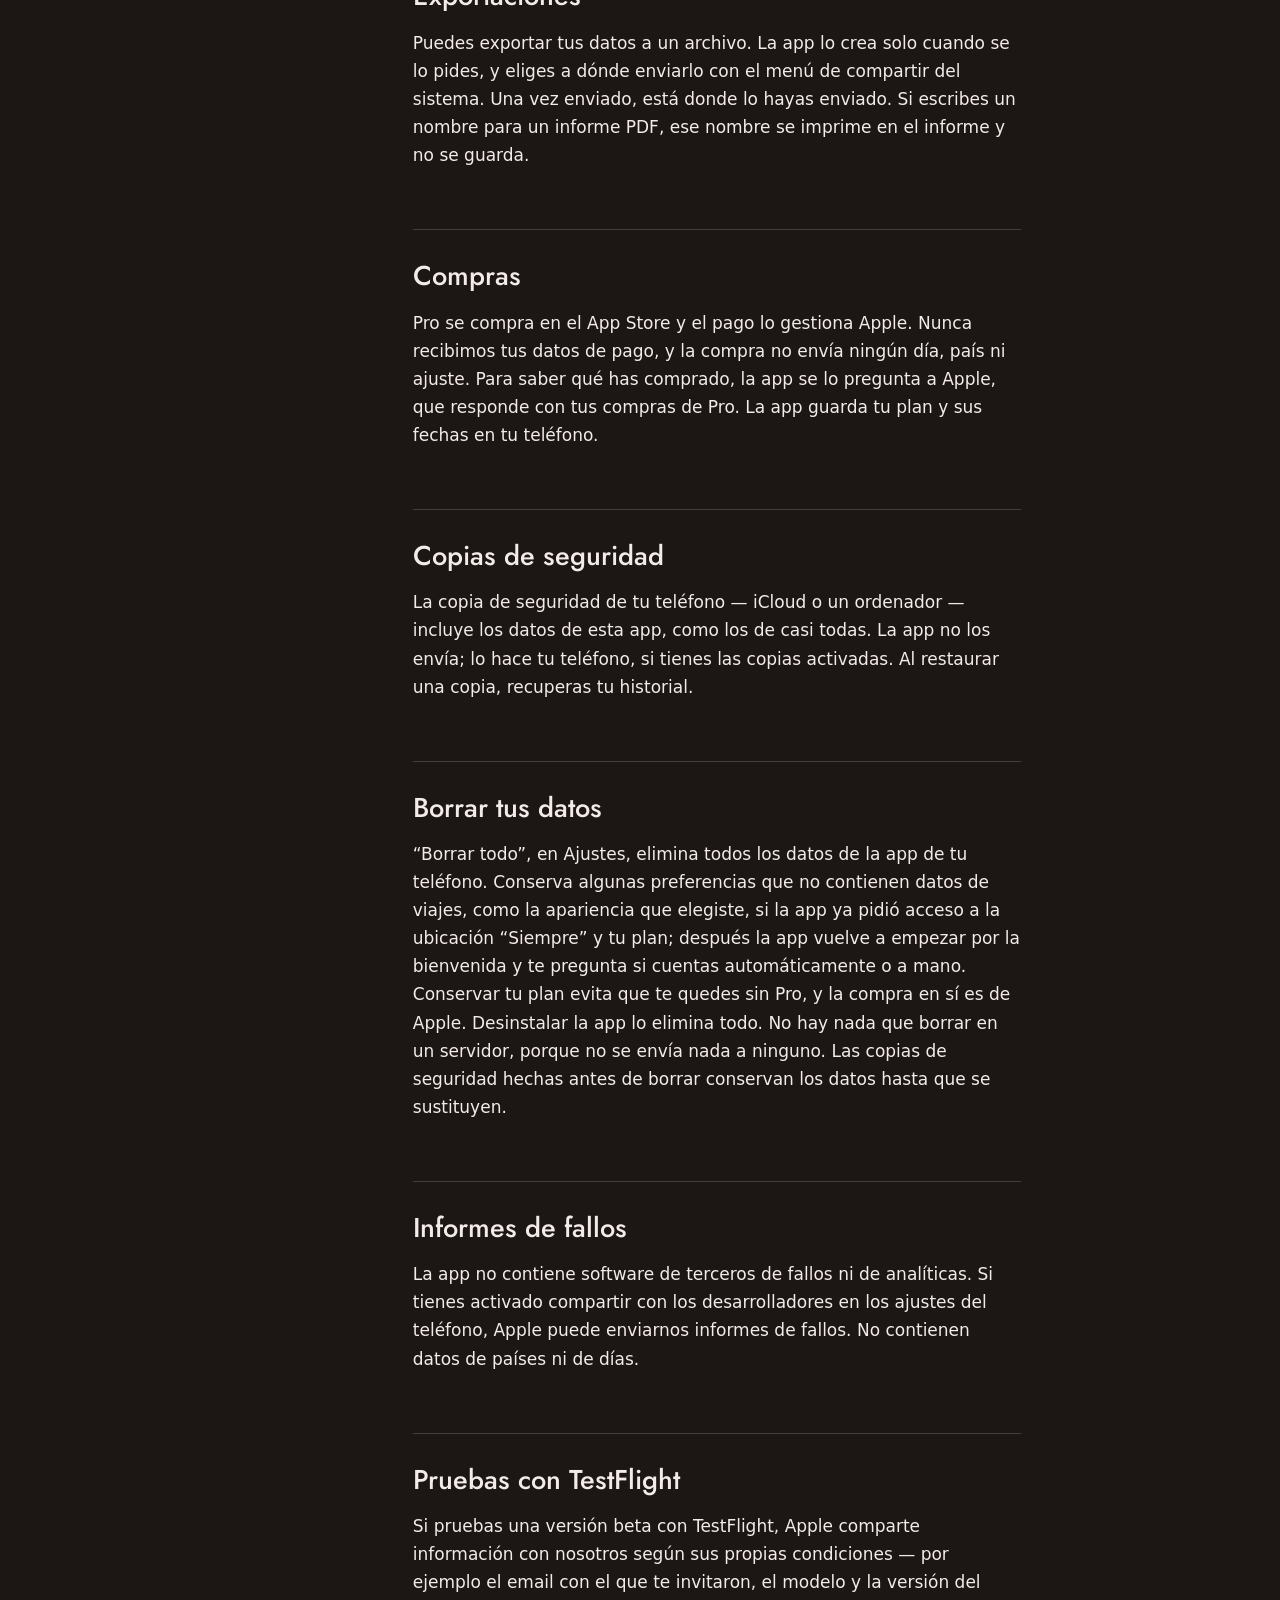
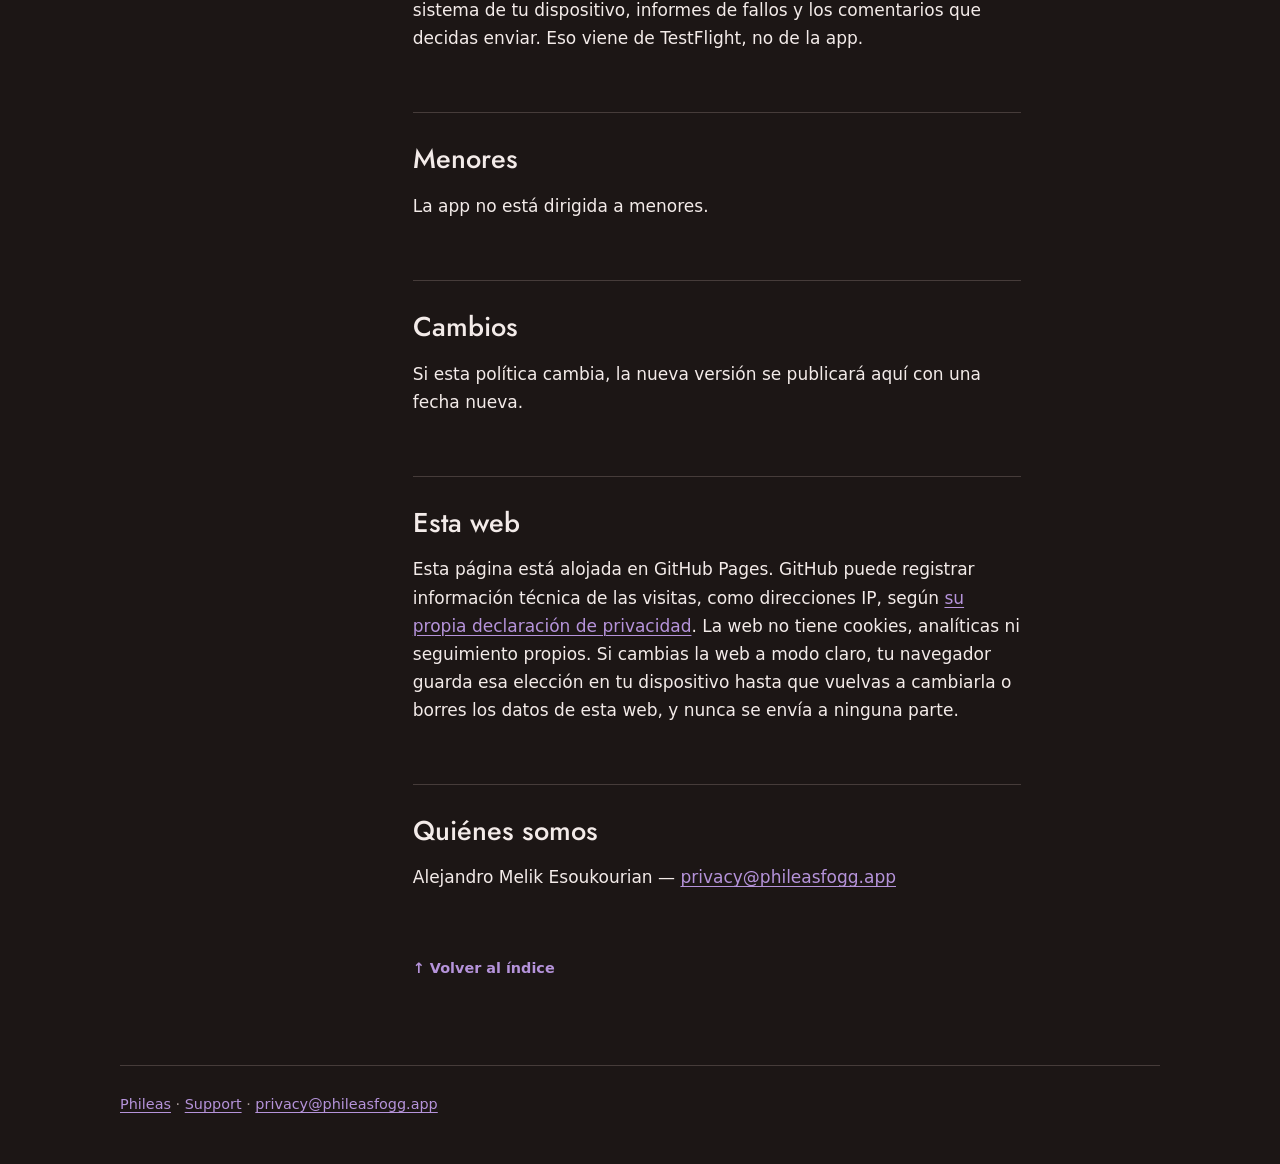
<file: privacy/index.html>
<!doctype html>
<html lang="en" class="doc">
<head>
<meta charset="utf-8">
<meta name="viewport" content="width=device-width, initial-scale=1">
<title>Phileas privacy policy</title>
<meta name="description" content="Phileas keeps everything on your phone: no account, no server, no analytics. If you buy Pro, Apple handles the purchase. Política de privacidad en español incluida.">
<meta name="color-scheme" content="dark">
<script>(function(){var K="phileas-theme",r=document.documentElement,w=1;function stored(){try{return localStorage.getItem(K)==="light"}catch(x){return null}}function show(l){if(l)r.setAttribute("data-theme","light");else r.removeAttribute("data-theme");var c=document.getElementById("theme-light");if(c)c.checked=l}function sync(){var l=stored();if(w&&l!==null)show(l)}sync();document.addEventListener("DOMContentLoaded",sync);window.addEventListener("pageshow",function(e){if(e.persisted)sync()});document.addEventListener("change",function(e){var c=e.target;if(c.id!=="theme-light")return;show(c.checked);try{if(c.checked)localStorage.setItem(K,"light");else localStorage.removeItem(K)}catch(x){w=0}})})();</script>
<link rel="canonical" href="https://phileasfogg.app/privacy/">
<meta property="og:type" content="website">
<meta property="og:site_name" content="Phileas">
<meta property="og:title" content="Phileas privacy policy">
<meta property="og:description" content="Phileas keeps everything on your phone: no account, no server, no analytics. If you buy Pro, Apple handles the purchase. Política de privacidad en español incluida.">
<meta property="og:url" content="https://phileasfogg.app/privacy/">
<meta property="og:locale" content="en_US">
<meta property="og:locale:alternate" content="es_ES">
<meta property="og:image" content="https://phileasfogg.app/pictures/en/share-ab97e598.jpg">
<meta property="og:image:width" content="1200">
<meta property="og:image:height" content="630">
<meta property="og:image:alt" content="Phileas on two iPhones: a globe with every country visited, and a month of days with the countries ranked.">
<meta name="twitter:card" content="summary_large_image">
<meta name="twitter:title" content="Phileas privacy policy">
<meta name="twitter:description" content="Phileas keeps everything on your phone: no account, no server, no analytics. If you buy Pro, Apple handles the purchase. Política de privacidad en español incluida.">
<meta name="twitter:image" content="https://phileasfogg.app/pictures/en/share-ab97e598.jpg">
<meta name="twitter:image:alt" content="Phileas on two iPhones: a globe with every country visited, and a month of days with the countries ranked.">
<link rel="icon" href="/favicon.svg" type="image/svg+xml">
<link rel="stylesheet" href="/site.css">
</head>
<body id="top">
<header class="bar">
<div class="bar-in">
<a class="logo" href="/" aria-label="Phileas"><img class="v-d" src="/pictures/wordmark-dark.png" alt="" width="640" height="171"><img class="v-l" src="/pictures/wordmark-light.png" alt="" width="640" height="171" fetchpriority="low"></a>
<div class="end"><label class="theme"><input type="checkbox" role="switch" id="theme-light" autocomplete="off"><svg class="moon" aria-hidden="true" focusable="false" viewBox="0 0 16 16" width="18" height="18"><path d="M13.6 9.9A5.9 5.9 0 1 1 6.1 2.4a4.9 4.9 0 0 0 7.5 7.5z" fill="none" stroke="currentColor" stroke-width="1.5" stroke-linejoin="round"/></svg><svg class="sun" aria-hidden="true" focusable="false" viewBox="0 0 16 16" width="18" height="18"><circle cx="8" cy="8" r="2.9" fill="none" stroke="currentColor" stroke-width="1.5"/><path d="M8 1v1.7M8 13.3V15M1 8h1.7M13.3 8H15M3.05 3.05l1.2 1.2M11.75 11.75l1.2 1.2M3.05 12.95l1.2-1.2M11.75 4.25l1.2-1.2" stroke="currentColor" stroke-width="1.5" stroke-linecap="round"/></svg><span class="vh">Light mode</span></label><nav class="lang" aria-label="Language"><a href="#english" lang="en" aria-label="English">EN</a><a href="#espanol" lang="es" aria-label="Español">ES</a></nav></div>
</div>
</header>
<div class="site">
<main id="main">
<div class="doc-head">
<h1>Privacy policy</h1>
<p class="doc-alt" lang="es">Política de privacidad</p>
<p class="doc-meta"><span class="who">Alejandro Melik Esoukourian</span><span class="sep" aria-hidden="true">·</span><a href="mailto:privacy@phileasfogg.app">privacy@<wbr>phileasfogg.app</a></p>
</div>
<section class="policy" id="english" lang="en" aria-labelledby="english-label">
<div class="policy-head">
<div><h2 class="label" id="english-label">English</h2>
<p class="updated">Last updated: 29 October 2026</p></div>
<a class="jump" href="#espanol" lang="es">Español <span aria-hidden="true">↓</span></a>
</div>
<div class="policy-body">
<nav class="toc" id="en-contents" aria-labelledby="en-contents-title">
<p class="toc-title" id="en-contents-title">Contents</p>
<ol role="list"><li><a href="#en-in-short">In short</a></li><li><a href="#en-what-the-app-stores-on-your-phone">What the app stores, on your phone</a></li><li><a href="#en-what-the-app-never-stores">What the app never stores</a></li><li><a href="#en-location">Location</a></li><li><a href="#en-photos">Photos</a></li><li><a href="#en-importing">Importing</a></li><li><a href="#en-exports">Exports</a></li><li><a href="#en-purchases">Purchases</a></li><li><a href="#en-backups">Backups</a></li><li><a href="#en-deleting-your-data">Deleting your data</a></li><li><a href="#en-crash-reports">Crash reports</a></li><li><a href="#en-testing-through-testflight">Testing through TestFlight</a></li><li><a href="#en-children">Children</a></li><li><a href="#en-changes">Changes</a></li><li><a href="#en-this-website">This website</a></li><li><a href="#en-who-we-are">Who we are</a></li></ol>
</nav>
<div class="text">
<div class="prose">
<h3 id="en-in-short">In short</h3>
<p>Phileas counts how many days you spend in each country. Everything it records stays on your phone. There is no account, no server, no analytics and no advertising. Nothing leaves your phone unless you export it and send it somewhere yourself. If you buy Pro, Apple handles the purchase.</p>
<h3 id="en-what-the-app-stores-on-your-phone">What the app stores, on your phone</h3>
<ul><li><strong>Which country you were in, and when</strong>: the country, the time, your phone’s time zone offset at that moment, how the country was detected, and how confident the app is.</li><li><strong>When the app could not tell the country</strong>: for a location its map places in no country, the time, the time zone offset, the one to three countries it asks you about and your answer — never the location itself.</li><li><strong>The days derived from that</strong>, your corrections and notes, the stays you enter, and a log of what you changed.</li><li><strong>Your imports</strong>: for each import from photos or a file, its kind, when it ran and when you removed it, how many items it left out and why, and which days it brought — never a file’s name or a photo.</li><li><strong>Countries with no dates</strong>: the countries you say you have been to, or that your photos place you in without a day, each with at most the month a photo was taken; when each was added, and whether you removed one; and, if a rule asked, your answer — never a day taken from a photo, a photo or its location.</li><li><strong>Your settings</strong>: which rules you track and how disputed territories are attributed.</li><li><strong>A few display preferences</strong>: for each explanation the app shows, how many times you have seen it (up to three) and the last day it counted — not a list of dates — and whether the calendar dims or hides other months' dates. They stay in the app’s own preferences on your phone, and “Delete everything” resets them.</li><li><strong>Your plan</strong>: whether you count automatically or by hand, and whether you have Pro — by the month or by the year, with or without its free trial, or for good — with its dates.</li><li><strong>A summary for the widgets</strong>: the days and counts your home-screen widgets show, and for rules that count your last 180 days or fewer, which of those days counted — in a space your phone shares only between the app and its widgets.</li><li><strong>Pictures for the map widgets</strong>: small pictures drawn on your phone by the app from the places it counted — the edge of the globe, turned towards the latest place you were, and a flat map. Each shows every place you were in that period; on the flat map the smallest are dots and, unlike the globe’s edge, it shows no order of your visits. Never a date or a location. They are kept beside the widgets' summary, in the space your phone shares only between the app and its widgets, are not in your phone’s backup, are never sent anywhere, and “Delete everything” removes them.</li></ul>
<h3 id="en-what-the-app-never-stores">What the app never stores</h3>
<p>Your precise location, addresses, place names, a route or movement trace, your contacts, or any identifier used to track you.</p>
<h3 id="en-location">Location</h3>
<p>With your permission, the app uses your phone’s location to work out which country you are in. The location is turned into a country code on your phone and then discarded; only the country is kept — and, when it falls in a disputed place (Kosovo, Taiwan, Western Sahara), which of those places it was, so that your choice of how to count that place also applies to that day; when it falls in Crimea, which the app counts as Ukraine, that it was in Crimea — which stays on your phone and is left out when you export your data. Never where in it. When the location falls in no country on the app’s map, only the countries nearby are kept, so the app can ask you where you were. In Northern Cyprus, Somaliland, Bir Tawil or the area around Monaco, the countries kept are the ones the app asks about for that place, so they can show that your phone was in that area.</p>
<p>Once you have allowed location access, you can change or withdraw it at any time in iOS Settings; the countries already recorded stay until you delete them.</p>
<p>The time zone offset stored with each record is needed to place it on the right calendar day. In a country with several time zones it can indicate a region within that country.</p>
<p>The map is drawn on your phone from data that comes with the app. It downloads nothing.</p>
<h3 id="en-photos">Photos</h3>
<p>If you choose to add days from photos, you can pick them in the system photo picker, or let the app read your whole photo library. Picking needs no access to your library: the app sees only the photos you pick. Reading the whole library needs your permission, which iOS asks for when you choose All my photos; iOS gives it as full access, because it has no read-only kind. The app only reads your photos: it never adds, changes or deletes one. Videos, screenshots, hidden photos and photos in shared albums are not read. From each photo it reads the date and time stored in it and its location — the one your Photos library holds for it, including one you added — turns the location into a country, and keeps only the country and the first and last photo time of each day — or, for a photo that gives no day, its country with no dates, with at most the month it was taken. Without Pro, every photo gives its country with no dates. It does not copy, store or upload the photos, and it does not keep their locations. It keeps no identifier of them. If a photo you pick is kept only in iCloud, your phone may download it from iCloud when you pick it; when the app reads your whole library, it downloads nothing: a photo kept only in iCloud, or one whose date was changed in Photos, gives its country with no dates. That download is the system’s, and the app sends nothing. When you ask Phileas to give a country dates, and you have allowed access to your library, it reads your photos' dates and places again, on your phone, to suggest them, and keeps nothing it read. You can withdraw photo access at any time in iOS Settings; the countries already recorded stay until you delete them.</p>
<h3 id="en-importing">Importing</h3>
<p>You can import a file the app exported, a file from another app that records where you were, or the flights you exported from a flight app. A location in another app’s file is turned into a country on your phone and then discarded, like a location from a photo. From a flight file the app reads only each flight’s dates and airports: it finds each airport’s country with a table of airports that comes with the app, and nothing is looked up online. It does not keep the airports, the times, the flight numbers or anything else in the file, such as booking references or seats. From any file, the app keeps only the country and the date, with, for each import, when it ran and how many rows it left out; the copy of the file your phone hands the app is deleted once it has been read.</p>
<h3 id="en-exports">Exports</h3>
<p>You can export your data to a file. The app creates it only when you ask, and you choose where to send it through the system share sheet. Once you send it, it is wherever you sent it. If you type a name for a PDF report, that name is printed on the report and is not stored.</p>
<h3 id="en-purchases">Purchases</h3>
<p>Pro is bought through the App Store, and Apple handles the payment. We never receive your payment details, and the purchase sends no day, country or setting. To know what you have bought, the app asks Apple, which answers with your purchases of Pro. It keeps your plan and its dates on your phone.</p>
<h3 id="en-backups">Backups</h3>
<p>Your phone’s own backup — iCloud or a computer — includes this app’s data, as it does for most apps. The app does not send it there; your phone does, if backups are on. Restoring a backup brings your history back.</p>
<h3 id="en-deleting-your-data">Deleting your data</h3>
<p>“Delete everything”, in Settings, removes all of the app’s data from your phone. It keeps a few preferences that hold no travel data, such as your appearance choice, whether the app has already asked for location access “Always”, and your plan; the app then starts from its welcome again, and asks whether you count automatically or by hand. Keeping your plan means you are not locked out of Pro, and the purchase itself is Apple’s. Uninstalling the app removes everything. There is nothing on a server to delete, because nothing is sent to one. Backups made before you delete keep a copy until they are replaced.</p>
<h3 id="en-crash-reports">Crash reports</h3>
<p>The app contains no third-party crash or analytics software. If you have turned on sharing with app developers in your phone’s settings, Apple may send us crash reports. They contain no country or day data.</p>
<h3 id="en-testing-through-testflight">Testing through TestFlight</h3>
<p>If you test a beta version through TestFlight, Apple shares information with us under its own terms — for example the email address you were invited with, your device model and system version, crash reports, and any feedback you choose to send. That comes from TestFlight, not from the app.</p>
<h3 id="en-children">Children</h3>
<p>The app is not directed at children.</p>
<h3 id="en-changes">Changes</h3>
<p>If this policy changes, the new version will be published here with a new date.</p>
<h3 id="en-this-website">This website</h3>
<p>This page is hosted by GitHub Pages. GitHub may record technical information about visits, such as IP addresses, under <a href="https://docs.github.com/en/site-policy/privacy-policies/github-general-privacy-statement">its own privacy statement</a>. The site has no cookies, analytics or tracking of its own. If you switch the site to light mode, your browser keeps that choice on your device until you switch back or clear this site’s data, and it is never sent anywhere.</p>
<h3 id="en-who-we-are">Who we are</h3>
<p>Alejandro Melik Esoukourian — <a href="mailto:privacy@phileasfogg.app">privacy@phileasfogg.app</a></p>
</div>
<p class="back"><a href="#english"><span aria-hidden="true">↑</span> Back to contents</a></p>
</div>
</div>
</section>
<section class="policy" id="espanol" lang="es" aria-labelledby="espanol-label">
<div class="policy-head">
<div><h2 class="label" id="espanol-label">Español</h2>
<p class="updated">Última actualización: 29 de octubre de 2026</p></div>
<a class="jump" href="#english" lang="en">English <span aria-hidden="true">↑</span></a>
</div>
<div class="policy-body">
<nav class="toc" id="es-contents" aria-labelledby="es-contents-title">
<p class="toc-title" id="es-contents-title">Índice</p>
<ol role="list"><li><a href="#es-en-resumen">En resumen</a></li><li><a href="#es-que-guarda-la-app-en-tu-telefono">Qué guarda la app, en tu teléfono</a></li><li><a href="#es-que-no-guarda-nunca">Qué no guarda nunca</a></li><li><a href="#es-ubicacion">Ubicación</a></li><li><a href="#es-fotos">Fotos</a></li><li><a href="#es-importar">Importar</a></li><li><a href="#es-exportaciones">Exportaciones</a></li><li><a href="#es-compras">Compras</a></li><li><a href="#es-copias-de-seguridad">Copias de seguridad</a></li><li><a href="#es-borrar-tus-datos">Borrar tus datos</a></li><li><a href="#es-informes-de-fallos">Informes de fallos</a></li><li><a href="#es-pruebas-con-testflight">Pruebas con TestFlight</a></li><li><a href="#es-menores">Menores</a></li><li><a href="#es-cambios">Cambios</a></li><li><a href="#es-esta-web">Esta web</a></li><li><a href="#es-quienes-somos">Quiénes somos</a></li></ol>
</nav>
<div class="text">
<div class="prose">
<h3 id="es-en-resumen">En resumen</h3>
<p>Phileas cuenta cuántos días pasas en cada país. Todo lo que registra se queda en tu teléfono. No hay cuenta, ni servidor, ni analíticas, ni publicidad. Nada sale de tu teléfono salvo que lo exportes y lo envíes tú. Si compras Pro, la compra la gestiona Apple.</p>
<h3 id="es-que-guarda-la-app-en-tu-telefono">Qué guarda la app, en tu teléfono</h3>
<ul><li><strong>En qué país estabas, y cuándo</strong>: el país, la hora, la diferencia horaria de tu teléfono en ese momento, cómo se detectó el país y con cuánta seguridad.</li><li><strong>Cuándo la app no supo el país</strong>: para una ubicación que su mapa no sitúa en ningún país, la hora, la diferencia horaria, los uno a tres países por los que te pregunta y tu respuesta — nunca la ubicación en sí.</li><li><strong>Los días que se deducen de eso</strong>, tus correcciones y notas, las estancias que introduces y un registro de lo que has cambiado.</li><li><strong>Tus importaciones</strong>: de cada importación de fotos o de un archivo, su tipo, cuándo se hizo y cuándo la quitaste, cuántos elementos dejó fuera y por qué, y qué días aportó — nunca el nombre de un archivo ni una foto.</li><li><strong>Países sin fechas</strong>: los países donde dices que estuviste, o donde te sitúan tus fotos sin un día, cada uno como mucho con el mes en que se hizo una foto; cuándo se añadió cada uno, y si quitaste alguno; y, si una regla preguntó, tu respuesta — nunca un día sacado de una foto, una foto ni su ubicación.</li><li><strong>Tus ajustes</strong>: qué reglas sigues y a qué país se atribuyen los territorios en disputa.</li><li><strong>Algunas preferencias de visualización</strong>: para cada explicación que muestra la app, cuántas veces la has visto (hasta tres) y el último día que contó — no una lista de fechas —, y si el calendario atenúa u oculta las fechas de otros meses. Se quedan en las preferencias de la propia app en tu teléfono, y “Borrar todo” las restablece.</li><li><strong>Tu plan</strong>: si cuentas automáticamente o a mano, y si tienes Pro —por meses o por años, con o sin su prueba gratuita, o para siempre—, con sus fechas.</li><li><strong>Un resumen para los widgets</strong>: los días y las cuentas que muestran tus widgets y, en las reglas que cuentan tus últimos 180 días o menos, cuáles de esos días contaron — en un espacio que el teléfono comparte solo entre la app y sus widgets.</li><li><strong>Imágenes para los widgets del mapa</strong>: pequeñas imágenes que la app dibuja en tu teléfono a partir de los lugares que contó — el borde del globo, girado hacia el último lugar donde estuviste, y un mapa plano. Cada una muestra todos los lugares donde estuviste en ese período; en el mapa plano los más pequeños son puntos y, a diferencia del borde del globo, no muestra el orden de tus visitas. Nunca una fecha ni una ubicación. Se guardan junto al resumen de los widgets, en el espacio que el teléfono comparte solo entre la app y sus widgets, no están en la copia de seguridad del teléfono, nunca se envían a ninguna parte, y “Borrar todo” las elimina.</li></ul>
<h3 id="es-que-no-guarda-nunca">Qué no guarda nunca</h3>
<p>Tu ubicación precisa, direcciones, nombres de lugares, un recorrido o rastro de tus movimientos, tus contactos ni ningún identificador para rastrearte.</p>
<h3 id="es-ubicacion">Ubicación</h3>
<p>Con tu permiso, la app usa la ubicación del teléfono para saber en qué país estás. La ubicación se convierte en un código de país en tu teléfono y después se descarta; solo se guarda el país — y, cuando cae en un lugar en disputa (Kosovo, Taiwán, Sáhara Occidental), cuál de esos lugares era, para que tu elección sobre cómo contarlo se aplique también a ese día; cuando cae en Crimea, que la app cuenta como Ucrania, que estaba en Crimea, algo que se queda en tu teléfono y no se incluye cuando exportas tus datos. Nunca dónde dentro de él. Cuando la ubicación no cae en ningún país del mapa de la app, solo se guardan los países cercanos, para que la app pueda preguntarte dónde estabas. En Chipre del Norte, Somalilandia, Bir Tawil o la zona alrededor de Mónaco, los países guardados son los que la app pregunta para ese lugar, así que pueden mostrar que tu teléfono estaba en esa zona.</p>
<p>Una vez que hayas permitido el acceso a la ubicación, puedes cambiarlo o retirarlo cuando quieras en Ajustes de iOS; los países ya registrados se quedan hasta que los borres.</p>
<p>La diferencia horaria que se guarda con cada registro es necesaria para situarlo en el día correcto. En un país con varias zonas horarias puede indicar una región dentro de ese país.</p>
<p>El mapa se dibuja en tu teléfono con datos que vienen con la app. No descarga nada.</p>
<h3 id="es-fotos">Fotos</h3>
<p>Si decides añadir días a partir de fotos, puedes elegirlas en el selector de fotos del sistema, o dejar que la app lea toda tu fototeca. Elegirlas no requiere acceso a tu fototeca: la app solo ve las fotos que eliges. Leer toda la fototeca requiere tu permiso, que iOS te pide cuando eliges Todas mis fotos; iOS lo da como acceso completo, porque no tiene uno de solo lectura. La app solo lee tus fotos: nunca añade, cambia ni borra ninguna. No se leen los vídeos, las capturas de pantalla, las fotos ocultas ni las fotos de álbumes compartidos. De cada foto lee la fecha y la hora que lleva y su ubicación —la que tu fototeca guarda para ella, también una que añadiste—, convierte la ubicación en un país y guarda solo el país y la hora de la primera y la última foto de cada día — o, de una foto que no da un día, su país sin fechas, como mucho con el mes en que se hizo. Sin Pro, cada foto da su país sin fechas. No copia, guarda ni sube las fotos, y no conserva sus ubicaciones. No guarda ningún identificador de ellas. Si una foto que eliges está guardada solo en iCloud, tu teléfono puede descargarla de iCloud al elegirla; cuando la app lee toda tu fototeca, no descarga nada: una foto guardada solo en iCloud, o una cuya fecha se cambió en Fotos, da su país sin fechas. Esa descarga es del sistema, y la app no envía nada. Cuando pides a Phileas que ponga fechas a un país, y le has dado acceso a tu fototeca, vuelve a leer en tu teléfono la fecha y el lugar de tus fotos para sugerirlas, y no guarda nada de lo que leyó. Puedes retirar el acceso a las fotos cuando quieras en Ajustes de iOS; los países ya registrados se quedan hasta que los borres.</p>
<h3 id="es-importar">Importar</h3>
<p>Puedes importar un archivo que exportó la app, un archivo de otra app que registra dónde estuviste, o los vuelos que exportaste de una app de vuelos. Una ubicación en el archivo de otra app se convierte en un país en tu teléfono y después se descarta, como la de una foto. De un archivo de vuelos, la app lee solo las fechas y los aeropuertos de cada vuelo: encuentra el país de cada aeropuerto con una tabla de aeropuertos que viene con la app, y no se consulta nada en internet. No guarda los aeropuertos, los horarios, los números de vuelo ni nada más del archivo, como los códigos de reserva o los asientos. De cualquier archivo, la app guarda solo el país y la fecha, con, de cada importación, cuándo se hizo y cuántas filas dejó fuera; la copia del archivo que tu teléfono le da a la app se borra en cuanto se lee.</p>
<h3 id="es-exportaciones">Exportaciones</h3>
<p>Puedes exportar tus datos a un archivo. La app lo crea solo cuando se lo pides, y eliges a dónde enviarlo con el menú de compartir del sistema. Una vez enviado, está donde lo hayas enviado. Si escribes un nombre para un informe PDF, ese nombre se imprime en el informe y no se guarda.</p>
<h3 id="es-compras">Compras</h3>
<p>Pro se compra en el App Store y el pago lo gestiona Apple. Nunca recibimos tus datos de pago, y la compra no envía ningún día, país ni ajuste. Para saber qué has comprado, la app se lo pregunta a Apple, que responde con tus compras de Pro. La app guarda tu plan y sus fechas en tu teléfono.</p>
<h3 id="es-copias-de-seguridad">Copias de seguridad</h3>
<p>La copia de seguridad de tu teléfono — iCloud o un ordenador — incluye los datos de esta app, como los de casi todas. La app no los envía; lo hace tu teléfono, si tienes las copias activadas. Al restaurar una copia, recuperas tu historial.</p>
<h3 id="es-borrar-tus-datos">Borrar tus datos</h3>
<p>“Borrar todo”, en Ajustes, elimina todos los datos de la app de tu teléfono. Conserva algunas preferencias que no contienen datos de viajes, como la apariencia que elegiste, si la app ya pidió acceso a la ubicación “Siempre” y tu plan; después la app vuelve a empezar por la bienvenida y te pregunta si cuentas automáticamente o a mano. Conservar tu plan evita que te quedes sin Pro, y la compra en sí es de Apple. Desinstalar la app lo elimina todo. No hay nada que borrar en un servidor, porque no se envía nada a ninguno. Las copias de seguridad hechas antes de borrar conservan los datos hasta que se sustituyen.</p>
<h3 id="es-informes-de-fallos">Informes de fallos</h3>
<p>La app no contiene software de terceros de fallos ni de analíticas. Si tienes activado compartir con los desarrolladores en los ajustes del teléfono, Apple puede enviarnos informes de fallos. No contienen datos de países ni de días.</p>
<h3 id="es-pruebas-con-testflight">Pruebas con TestFlight</h3>
<p>Si pruebas una versión beta con TestFlight, Apple comparte información con nosotros según sus propias condiciones — por ejemplo el email con el que te invitaron, el modelo y la versión del sistema de tu dispositivo, informes de fallos y los comentarios que decidas enviar. Eso viene de TestFlight, no de la app.</p>
<h3 id="es-menores">Menores</h3>
<p>La app no está dirigida a menores.</p>
<h3 id="es-cambios">Cambios</h3>
<p>Si esta política cambia, la nueva versión se publicará aquí con una fecha nueva.</p>
<h3 id="es-esta-web">Esta web</h3>
<p>Esta página está alojada en GitHub Pages. GitHub puede registrar información técnica de las visitas, como direcciones IP, según <a href="https://docs.github.com/en/site-policy/privacy-policies/github-general-privacy-statement">su propia declaración de privacidad</a>. La web no tiene cookies, analíticas ni seguimiento propios. Si cambias la web a modo claro, tu navegador guarda esa elección en tu dispositivo hasta que vuelvas a cambiarla o borres los datos de esta web, y nunca se envía a ninguna parte.</p>
<h3 id="es-quienes-somos">Quiénes somos</h3>
<p>Alejandro Melik Esoukourian — <a href="mailto:privacy@phileasfogg.app">privacy@phileasfogg.app</a></p>
</div>
<p class="back"><a href="#espanol"><span aria-hidden="true">↑</span> Volver al índice</a></p>
</div>
</div>
</section>
</main>
<footer id="footer">
<nav class="links" aria-label="Phileas"><a href="/">Phileas</a> <span class="sep" aria-hidden="true">·</span> <a href="/support/">Support</a> <span class="sep" aria-hidden="true">·</span> <a href="mailto:privacy@phileasfogg.app">privacy@phileasfogg.app</a></nav>
</footer>
</div>
</body>
</html>
</file>
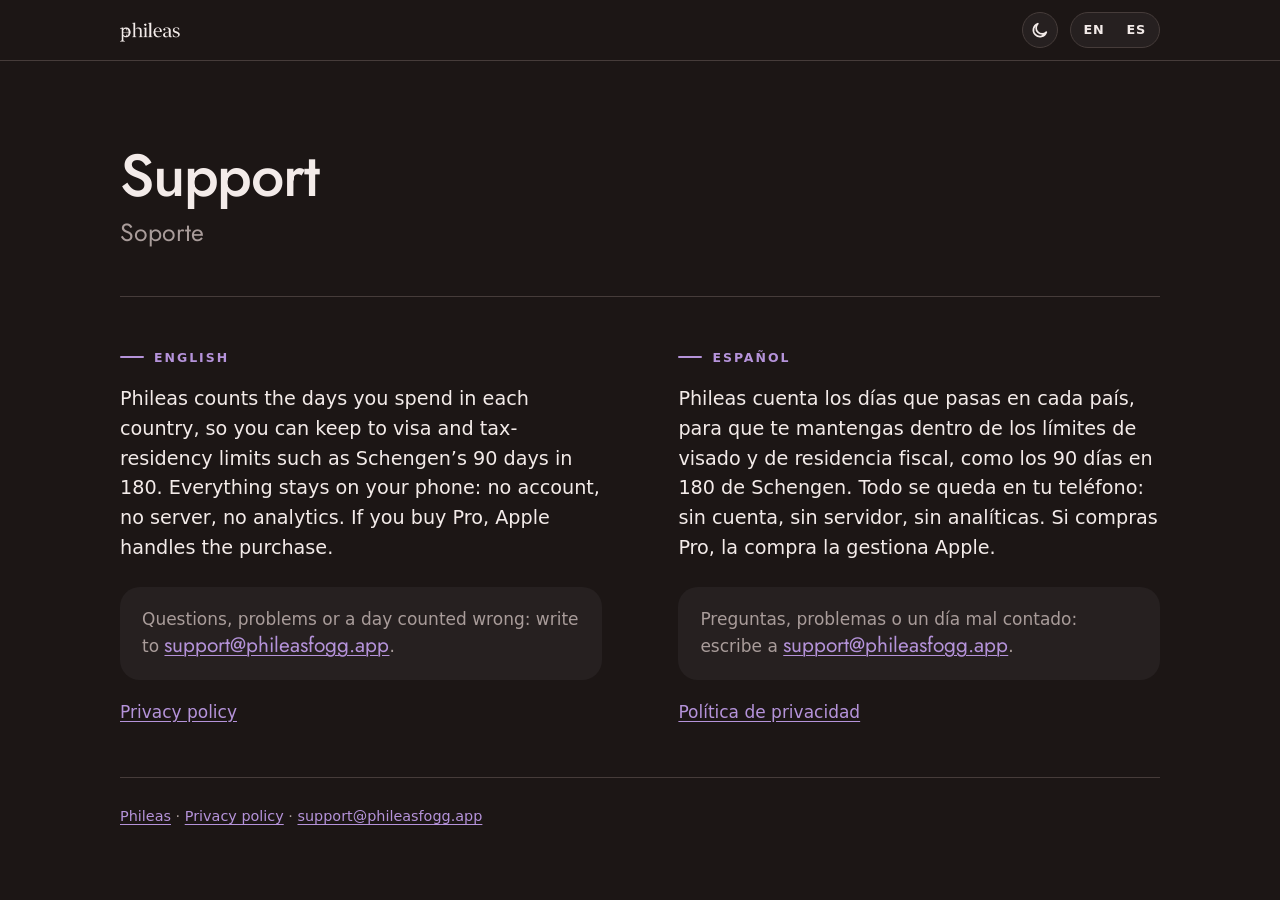
<file: support/index.html>
<!doctype html>
<html lang="en" class="doc">
<head>
<meta charset="utf-8">
<meta name="viewport" content="width=device-width, initial-scale=1">
<title>Phileas support</title>
<meta name="description" content="Phileas counts the days you spend in each country, on your phone.">
<meta name="color-scheme" content="dark">
<script>(function(){var K="phileas-theme",r=document.documentElement,w=1;function stored(){try{return localStorage.getItem(K)==="light"}catch(x){return null}}function show(l){if(l)r.setAttribute("data-theme","light");else r.removeAttribute("data-theme");var c=document.getElementById("theme-light");if(c)c.checked=l}function sync(){var l=stored();if(w&&l!==null)show(l)}sync();document.addEventListener("DOMContentLoaded",sync);window.addEventListener("pageshow",function(e){if(e.persisted)sync()});document.addEventListener("change",function(e){var c=e.target;if(c.id!=="theme-light")return;show(c.checked);try{if(c.checked)localStorage.setItem(K,"light");else localStorage.removeItem(K)}catch(x){w=0}})})();</script>
<link rel="canonical" href="https://phileasfogg.app/support/">
<meta property="og:type" content="website">
<meta property="og:site_name" content="Phileas">
<meta property="og:title" content="Phileas support">
<meta property="og:description" content="Phileas counts the days you spend in each country, on your phone.">
<meta property="og:url" content="https://phileasfogg.app/support/">
<meta property="og:locale" content="en_US">
<meta property="og:locale:alternate" content="es_ES">
<meta property="og:image" content="https://phileasfogg.app/pictures/en/share-ab97e598.jpg">
<meta property="og:image:width" content="1200">
<meta property="og:image:height" content="630">
<meta property="og:image:alt" content="Phileas on two iPhones: a globe with every country visited, and a month of days with the countries ranked.">
<meta name="twitter:card" content="summary_large_image">
<meta name="twitter:title" content="Phileas support">
<meta name="twitter:description" content="Phileas counts the days you spend in each country, on your phone.">
<meta name="twitter:image" content="https://phileasfogg.app/pictures/en/share-ab97e598.jpg">
<meta name="twitter:image:alt" content="Phileas on two iPhones: a globe with every country visited, and a month of days with the countries ranked.">
<link rel="icon" href="/favicon.svg" type="image/svg+xml">
<link rel="stylesheet" href="/site.css">
</head>
<body id="top">
<header class="bar">
<div class="bar-in">
<a class="logo" href="/" aria-label="Phileas"><img class="v-d" src="/pictures/wordmark-dark.png" alt="" width="640" height="171"><img class="v-l" src="/pictures/wordmark-light.png" alt="" width="640" height="171" fetchpriority="low"></a>
<div class="end"><label class="theme"><input type="checkbox" role="switch" id="theme-light" autocomplete="off"><svg class="moon" aria-hidden="true" focusable="false" viewBox="0 0 16 16" width="18" height="18"><path d="M13.6 9.9A5.9 5.9 0 1 1 6.1 2.4a4.9 4.9 0 0 0 7.5 7.5z" fill="none" stroke="currentColor" stroke-width="1.5" stroke-linejoin="round"/></svg><svg class="sun" aria-hidden="true" focusable="false" viewBox="0 0 16 16" width="18" height="18"><circle cx="8" cy="8" r="2.9" fill="none" stroke="currentColor" stroke-width="1.5"/><path d="M8 1v1.7M8 13.3V15M1 8h1.7M13.3 8H15M3.05 3.05l1.2 1.2M11.75 11.75l1.2 1.2M3.05 12.95l1.2-1.2M11.75 4.25l1.2-1.2" stroke="currentColor" stroke-width="1.5" stroke-linecap="round"/></svg><span class="vh">Light mode</span></label><nav class="lang" aria-label="Language"><a href="#english" lang="en" aria-label="English">EN</a><a href="#espanol" lang="es" aria-label="Español">ES</a></nav></div>
</div>
</header>
<div class="site">
<main id="main">
<div class="doc-head">
<h1>Support</h1>
<p class="doc-alt" lang="es">Soporte</p>
</div>
<div class="doc-langs">
<section id="english" lang="en" aria-labelledby="english-label">
<h2 class="label" id="english-label">English</h2>
<p class="lead">Phileas counts the days you spend in each country, so you can keep to visa and tax-residency limits such as Schengen’s 90 days in 180. Everything stays on your phone: no account, no server, no analytics. If you buy Pro, Apple handles the purchase.</p>
<p class="contact">Questions, problems or a day counted wrong: write to <a href="mailto:support@phileasfogg.app">support@phileasfogg.app</a>.</p>
<p class="more"><a href="/privacy/">Privacy policy</a></p>
</section>
<section id="espanol" lang="es" aria-labelledby="espanol-label">
<h2 class="label" id="espanol-label">Español</h2>
<p class="lead">Phileas cuenta los días que pasas en cada país, para que te mantengas dentro de los límites de visado y de residencia fiscal, como los 90 días en 180 de Schengen. Todo se queda en tu teléfono: sin cuenta, sin servidor, sin analíticas. Si compras Pro, la compra la gestiona Apple.</p>
<p class="contact">Preguntas, problemas o un día mal contado: escribe a <a href="mailto:support@phileasfogg.app">support@phileasfogg.app</a>.</p>
<p class="more"><a href="/privacy/#espanol">Política de privacidad</a></p>
</section>
</div>
</main>
<footer id="footer">
<nav class="links" aria-label="Phileas"><a href="/">Phileas</a> <span class="sep" aria-hidden="true">·</span> <a href="/privacy/">Privacy policy</a> <span class="sep" aria-hidden="true">·</span> <a href="mailto:support@phileasfogg.app">support@phileasfogg.app</a></nav>
</footer>
</div>
</body>
</html>
</file>
<file: site.css>
/* The landing (11 §6.1): the app's paper, its panels and Globe violet (09 §3); the titles in Jost, the
   app's since ADR-178 (Atlas, widened to the site by the owner, 2026-10-19), from this site's own /fonts/
   (OFL, its licence beside them) — nothing from another host, no script but the theme's; the serif stays
   for the sea names, as in the app. Written by docs/store/build_site.py. */
@font-face{font-family:"Jost";font-style:normal;font-weight:400;font-display:swap;src:url(/fonts/Jost-Regular.ttf) format("truetype")}
@font-face{font-family:"Jost";font-style:normal;font-weight:500;font-display:swap;src:url(/fonts/Jost-Medium.ttf) format("truetype")}
@font-face{font-family:"Jost";font-style:normal;font-weight:600;font-display:swap;src:url(/fonts/Jost-SemiBold.ttf) format("truetype")}
:root{--surface:#1C1615;--panel:#262020;--ink:#F3EBE9;--ink2:#A99C9A;--hairline:#463C3A;--brand:#B593DA;--brand-tint:#302838;--ocean:#4C7088;--ocean-line:rgba(255,255,255,.10);--ocean-ink:rgba(255,255,255,.6);
--serif:ui-serif,"New York",Georgia,"Times New Roman",serif;
--sans:-apple-system,BlinkMacSystemFont,system-ui,"Segoe UI",Roboto,Helvetica,Arial,sans-serif;
--title:"Jost",var(--sans);
--gutter:clamp(16px,4vw,40px);--ocean-side:clamp(24px,4vw,56px);--bar-h:3.75rem;--gap:clamp(36px,5.5vw,68px);
--step-h2:clamp(1.7rem,3.2vw,2.4rem);--step-lead:clamp(1.05rem,1.5vw,1.2rem);color-scheme:dark}
:root:has(#theme-light:checked){--surface:#FEF8F7;--panel:#F6F0EF;--ink:#3E3230;--ink2:#766A69;--hairline:#E3DBDA;--brand:#7B57A8;--brand-tint:#E7D6F7;--ocean:#5F86A3;--ocean-line:rgba(255,255,255,.16);--ocean-ink:rgba(255,255,255,.72);color-scheme:light}
:root[data-theme=light]{--surface:#FEF8F7;--panel:#F6F0EF;--ink:#3E3230;--ink2:#766A69;--hairline:#E3DBDA;--brand:#7B57A8;--brand-tint:#E7D6F7;--ocean:#5F86A3;--ocean-line:rgba(255,255,255,.16);--ocean-ink:rgba(255,255,255,.72);color-scheme:light}
*{box-sizing:border-box}
/* An anchor, and a link reached with the keyboard, land below the sticky bar (11 §6.1, Navigation; R-REL-5
   AC7): padding on the scroller covers both, and the bar's height is in rem so it grows with the text. */
html{-webkit-text-size-adjust:100%;scroll-padding-top:calc(var(--bar-h) + 12px)}
body{margin:0;background:var(--surface);color:var(--ink);font:1.0625rem/1.5 var(--sans)}
.site{max-width:1120px;margin:0 auto;padding:0 var(--gutter) 40px}
h1,h2,h3{font-family:var(--title);font-weight:500;letter-spacing:0;line-height:1.1;text-wrap:balance;margin:0}
p{margin:0}
a{color:var(--brand);text-underline-offset:3px}
a:focus-visible{outline:2px solid var(--brand);outline-offset:3px;border-radius:6px}
figure{margin:0}
/* The bar (11 §6.1, Navigation): sticky and opaque on the paper, a hairline under it. */
.bar{position:sticky;top:0;z-index:20;background:var(--surface);border-bottom:1px solid var(--hairline)}
/* The links centred in what the wordmark and the end leave, never under them (the UX review, 2026-10-13:
   1fr auto 1fr overlapped from 821 to about 1050 px once the appearance control joined the end). */
.bar-in{max-width:1120px;margin:0 auto;padding:0 var(--gutter);min-height:var(--bar-h);display:grid;grid-template-columns:auto minmax(0,1fr) auto;align-items:center;gap:16px}
.logo{justify-self:start;display:block;line-height:0;padding:4px 0}
.logo img{display:block;height:24px;width:auto}
.chips{display:flex;gap:4px;justify-self:center;min-width:0;max-width:100%;overflow-x:auto;scrollbar-width:none}
.chips::-webkit-scrollbar{display:none}
.chip{display:inline-block;white-space:nowrap;padding:7px 14px;border-radius:999px;color:var(--ink);text-decoration:none;font-size:.95rem}
.chip:hover{background:var(--panel)}
.chip:focus-visible{outline-offset:-2px}   /* inside the pill: the chip row clips what is outside it */
.end{justify-self:end;display:flex;align-items:center;gap:12px;min-width:0}
.lang{display:flex;gap:2px;padding:3px;border-radius:999px;border:1px solid var(--hairline);background:var(--panel)}
.lang a{display:inline-block;font-size:.8rem;font-weight:600;letter-spacing:.06em;padding:4px 10px;border-radius:999px;color:var(--ink2);text-decoration:none}
.lang a[aria-current]{background:var(--brand-tint);color:var(--ink);box-shadow:inset 0 0 0 1.5px var(--ink)}
/* A picture is Apple's bezel with the screen in it, shown as is: no border, radius, shadow, background,
   filter or motion of ours, in any state (11 §6.1, The pictures; R-REL-5 AC11). */
.shot{display:block;width:100%;height:auto}
/* The hero, read in five seconds: the question, the sentence, four points. */
.hero{display:grid;grid-template-columns:minmax(0,1fr) minmax(min(100%,calc(380px + 2 * var(--ocean-side))),1.05fr);gap:clamp(28px,5vw,64px);align-items:center;padding-block:clamp(24px,4vw,48px) var(--gap)}
.hero .question{color:var(--ink);font-family:var(--title);font-size:clamp(2rem,4.2vw,3.1rem);line-height:1.08;letter-spacing:-.015em;text-wrap:balance}
.hero .lead{margin-top:16px;font-size:var(--step-lead);color:var(--ink2);max-width:36ch}
.points{list-style:none;margin:26px 0 0;padding:0;border-top:1px solid var(--hairline);max-width:32rem}
.point a{display:grid;grid-template-columns:minmax(0,1fr) auto;column-gap:16px;padding:12px 2px;border-bottom:1px solid var(--hairline);color:var(--ink);text-decoration:none}
.pt{font-family:var(--title);font-size:1.15rem;line-height:1.3}
.pt .tag{font-size:.66rem;padding:2px 8px;margin-left:.5em;vertical-align:.2em}
.pt-line{grid-column:1;margin-top:2px;font-size:.88rem;line-height:1.4;color:var(--ink2)}
.arrow{grid-column:2;grid-row:1/span 2;align-self:center;color:var(--brand)}
.point a:hover .pt{color:var(--brand)}
.soon{display:inline-block;margin-top:26px;padding:10px 18px;border-radius:999px;border:1px solid var(--hairline);background:var(--panel);color:var(--ink);font-size:.95rem;font-weight:600}
/* The hero's phone the one width too (11 §6.1, The pictures, 2026-10-13): its column holds the phone and the
   ocean's sides wherever two columns fit; the sides were up to 72 px, which drew it 356 at 1280. */
.ocean{position:relative;border-radius:32px;padding:clamp(28px,5vw,56px) var(--ocean-side);
background:repeating-linear-gradient(180deg,transparent 0 5px,var(--ocean-line) 5px 6px),radial-gradient(120% 90% at 30% 10%,rgba(255,255,255,.10),transparent 60%),var(--ocean)}
/* The ocean clips nothing (it holds a phone that may not be cropped): its lines end inside its edges. */
.ocean::before,.ocean::after{content:"";position:absolute;left:0;right:0;border-top:1.5px dashed var(--ocean-ink);opacity:.35;transform:rotate(-4deg)}
.ocean::before{top:30%}.ocean::after{top:72%;border-top-style:dotted}
.sea{position:absolute;z-index:1;font-family:var(--serif);font-style:italic;letter-spacing:.32em;text-transform:uppercase;font-size:.78rem;color:var(--ocean-ink);white-space:nowrap}
.sea.one{top:clamp(8px,2vw,20px);left:clamp(14px,3vw,28px);transform:rotate(-2deg)}.sea.two{bottom:18%;right:clamp(4px,1.2vw,14px);writing-mode:vertical-rl;letter-spacing:.24em}
/* The phone whole in its ocean, never running off its edge (Apple: no cropping). */
.ocean .phone{position:relative;z-index:2;max-width:380px;margin:0 auto}
.fine{margin-top:14px;font-size:.8rem;line-height:1.45;color:var(--ink2);max-width:46ch}
/* Three chapters, a small label above each (11 §6.1, Navigation). */
.chapter{border-top:1px solid var(--hairline);padding-top:clamp(28px,4vw,44px)}
.eyebrow{display:flex;align-items:center;gap:10px;font-family:var(--title);font-size:.78rem;font-weight:600;letter-spacing:.16em;text-transform:uppercase;color:var(--brand)}
.eyebrow::before{content:"";width:24px;height:2px;border-radius:2px;background:currentColor}
.chapter>.eyebrow+section{border-top:0;padding-top:clamp(16px,2.5vw,28px)}
.chapter>.eyebrow+.block.panel{margin-top:20px}
/* The picture's column holds the one width wherever two columns fit (it drew a row's phone 353 just
   above the 820 px break, beside the hero's 380): the words' column gives way. */
.row{display:grid;grid-template-columns:minmax(0,1fr) minmax(min(100%,380px),1fr);gap:clamp(28px,6vw,80px);align-items:center;padding-block:var(--gap);border-top:1px solid var(--hairline)}
.row.flip{grid-template-columns:minmax(min(100%,380px),1fr) minmax(0,1fr)}.row.flip .words{order:2}
.words{max-width:30rem;min-width:0}
.words h2,.section-head h2{font-size:var(--step-h2)}
.words>p,.block>p{margin-top:16px;color:var(--ink2);font-size:1.05rem;max-width:62ch}
/* The disclaimer, once where the rules are explained (11 §6.1, Must say, 2026-10-13). */
.words>p.fine{margin-top:22px;padding-top:14px;border-top:1px solid var(--hairline);font-size:.9rem;line-height:1.45;max-width:46ch}
/* Text on the tint is ink: brand on brand-tint is 4.09 and fails AA (09 §3); ink is 9.0 light, 12.0 dark. */
.tag{display:inline-block;margin:0 0 0 .5em;font-family:var(--sans);font-size:.78rem;letter-spacing:.1em;text-transform:uppercase;color:var(--ink);background:var(--brand-tint);padding:4px 10px;border-radius:999px;font-weight:600;line-height:1.4;vertical-align:middle;white-space:nowrap}
h2 .tag{margin-left:.6em;position:relative;top:-.2em}
.tag.free{color:var(--ink2);background:var(--panel);border:1px solid var(--hairline)}
.pic{min-width:0;display:flex;flex-direction:column;align-items:center}
/* The boxes are the framed phone's, one width for every single phone (the widgets' too, since 2026-10-13):
   the screen inside them the 340 it was before the bezel. */
.pic>.phone{width:min(380px,100%)}
.pair{display:grid;grid-template-columns:1fr 1fr;gap:18px;width:min(604px,100%);align-items:start}
.pair .phone:last-child{margin-top:36px}
.items{display:grid;gap:16px;margin-top:22px}
.item h3{font-size:1.3rem}
.item p{margin-top:6px;color:var(--ink2);font-size:.98rem}
.block{padding-block:var(--gap);border-top:1px solid var(--hairline)}
.block.panel{border-top:0;margin-block:8px;padding:clamp(28px,5vw,52px);border-radius:28px;background:var(--panel)}
.block.panel+.row{border-top:0}
.section-head{max-width:36rem}
.facts{list-style:none;display:grid;grid-template-columns:repeat(auto-fit,minmax(min(100%,300px),1fr));gap:0 28px;margin:28px 0 0;padding:0;border-top:1px solid var(--hairline)}
.facts li{padding:18px 0;border-bottom:1px solid var(--hairline);font-family:var(--title);font-size:1.2rem;line-height:1.35}
.cards{display:grid;grid-template-columns:repeat(auto-fit,minmax(min(100%,320px),1fr));gap:20px;margin-top:28px}
.cards .item{border-radius:24px;padding:28px;border:1px solid var(--hairline)}
.cards .item:last-child{background:var(--brand-tint);border-color:transparent}
.cards .item h3{font-size:1.7rem}
.cards .item p{margin-top:12px;color:var(--ink)}
/* The questions, then the App Store line again (11 §6.1, Navigation). Each question a disclosure, closed,
   one column (the owner, 2026-10-19: "algo colapsable, para que se vea más limpio"): the browser's own
   <details>, no script; its marker replaced by a chevron that turns, and the answer found by the
   browser's find-in-page. */
.faq-list{margin-top:24px;border-top:1px solid var(--hairline)}
.qa{border-bottom:1px solid var(--hairline)}
.qa summary{display:grid;grid-template-columns:minmax(0,1fr) auto;align-items:center;gap:16px;padding:18px 2px;cursor:pointer;list-style:none}
.qa summary::-webkit-details-marker{display:none}
.qa summary:focus-visible{outline:2px solid var(--brand);outline-offset:3px;border-radius:6px}
.qa summary h3{font-size:1.2rem;line-height:1.3}
.qa summary::after{content:"";width:9px;height:9px;margin-right:4px;border-right:2px solid var(--ink2);border-bottom:2px solid var(--ink2);transform:translateY(-3px) rotate(45deg);transition:transform .2s}
.qa[open] summary::after{transform:translateY(2px) rotate(-135deg)}
.qa p{padding:0 45px 20px 2px;color:var(--ink2)}
@media (prefers-reduced-motion:reduce){.qa summary::after{transition:none}}
.closing{display:flex;justify-content:center;padding-block:clamp(28px,4vw,48px);border-top:1px solid var(--hairline)}
.closing .soon{margin-top:0}
footer{border-top:1px solid var(--hairline);padding-block:28px 8px;display:grid;gap:14px;color:var(--ink2);font-size:.9rem}
footer .disclaimer{max-width:60ch}
@media (max-width:820px){:root{--bar-h:6.75rem}
.bar-in{min-height:0;grid-template-columns:minmax(0,1fr) auto;grid-template-areas:"logo end" "chips chips";row-gap:6px;padding-top:10px}
.logo{grid-area:logo}.end{grid-area:end}
/* The links become a row of chips that scrolls sideways; the page never does (R-REL-5 AC7). */
.chips{grid-area:chips;justify-self:stretch;min-width:0;overflow-x:auto;overscroll-behavior-x:contain;scrollbar-width:none;gap:8px;
margin-inline:calc(-1 * var(--gutter));padding:3px var(--gutter) 11px}
.chips::-webkit-scrollbar{display:none}
.chip{background:var(--panel);border:1px solid var(--hairline);padding:6px 14px;font-size:.9rem}
.hero,.row,.row.flip{grid-template-columns:minmax(0,1fr)}.row.flip .words{order:0}.hero{padding-block:20px var(--gap)}
.pair{grid-template-columns:minmax(0,1fr);width:min(380px,100%);gap:24px}.pair .phone:last-child{margin-top:0}}
/* A phone: EN · ES beside the wordmark, the toggle at the end of the chip row, so the first row holds
   two things at 320 px and at 200 % text (the UX review, 2026-10-13; R-REL-5 AC7). */
@media (max-width:520px){.bar-in{grid-template-areas:"logo lang" "chips theme"}
.end{display:contents}.lang{grid-area:lang;justify-self:end}
.bar .theme{grid-area:theme;justify-self:end;align-self:start}
.chips{margin-inline:calc(-1 * var(--gutter)) 0;padding-right:20px;
-webkit-mask-image:linear-gradient(to right,#000 calc(100% - 20px),transparent);mask-image:linear-gradient(to right,#000 calc(100% - 20px),transparent)}
/* The hero's framed phone keeps its screen near the size it had before the bezel: a narrower sea around
   it, and the vertical sea's name, which would sit against the phone's side, left out. Every other phone
   leaves the same room each side, so the hero's and a row's are still one width (11 §6.1, The pictures). */
:root{--phone-inset:12px}
.ocean{padding-inline:var(--phone-inset)}.sea.two{display:none}
.pic>.phone,.pair{width:min(380px,100% - 2 * var(--phone-inset))}}
/* A phone held sideways: the bar scrolls away rather than keep a quarter of the screen. */
@media (max-height:520px){.bar{position:static}html{scroll-padding-top:12px}}
/* No rise for the hero's phone since the bezel (Apple: no animating the product image). */
@media (prefers-reduced-motion:no-preference){html{scroll-behavior:smooth}}
/* The documents (11 §6.1, The documents): /privacy/, /support/ and the 404, whose root has class="doc" —
   the landing's bar in one row, its type and tokens; the policy set as a legal text, about 68 characters a line. */
html.doc{--bar-h:3.75rem}
.doc .bar-in{display:flex;flex-wrap:wrap;align-items:center;justify-content:space-between;gap:8px 16px;min-height:var(--bar-h);padding-block:8px}
.doc .end{display:flex;align-items:center;gap:12px}
.doc .lang a{color:var(--ink)}
@media (hover:hover){.doc .lang a:hover{background:var(--brand-tint)}}
.doc-head{padding-block:clamp(36px,7vw,84px) clamp(28px,4.5vw,48px);max-width:46rem}
.doc-head h1{font-size:clamp(2.4rem,5.6vw,3.7rem);line-height:1.04;letter-spacing:-.02em}
.doc-alt{margin-top:10px;font-family:var(--title);font-size:clamp(1.2rem,2.3vw,1.55rem);line-height:1.25;color:var(--ink2)}
.doc-meta{margin-top:26px;font-size:.92rem;line-height:1.5;color:var(--ink2);overflow-wrap:break-word}
.doc-meta .sep{margin-inline:.6em;color:var(--ink2)}
@media (max-width:520px){.doc-meta .sep{display:none}.doc-meta a{display:block;margin-top:2px;width:fit-content}}
.doc-links{margin-top:26px}
/* Each language of the policy: its label, the date, the jump to the other; the contents, then the text. */
/* --measure: about 70 characters of the text's sans a line (11 §6.1, The documents). */
.policy{--measure:38rem;--toc:13.5rem;--toc-gap:clamp(48px,6vw,88px);border-top:1px solid var(--hairline);padding-block:clamp(30px,5vw,56px) clamp(44px,7vw,84px)}
.policy-head{max-width:var(--measure);display:flex;flex-wrap:wrap;align-items:flex-start;justify-content:space-between;gap:16px 24px}
h2.label{display:flex;align-items:center;gap:10px;font-family:var(--sans);font-size:.78rem;font-weight:600;letter-spacing:.16em;line-height:1.4;text-transform:uppercase;color:var(--brand)}
h2.label::before{content:"";width:24px;height:2px;border-radius:2px;background:currentColor}
.updated{margin-top:8px;font-size:.95rem;color:var(--ink2)}
.jump{display:inline-flex;align-items:center;gap:8px;padding:8px 16px;border-radius:999px;border:1px solid var(--hairline);background:var(--panel);color:var(--ink);text-decoration:none;font-size:.9rem;font-weight:600;white-space:nowrap}
.jump span{color:var(--brand)}
@media (hover:hover){.jump:hover{background:var(--brand-tint)}}
.policy-body{display:grid;gap:clamp(28px,4vw,40px);margin-top:clamp(24px,4vw,40px)}
.toc{border-radius:20px;background:var(--panel);padding:18px 22px 10px}
.toc-title{font-size:.75rem;font-weight:600;letter-spacing:.16em;text-transform:uppercase;color:var(--ink2)}
.toc ol{list-style:none;margin:10px 0 0;padding:0}
.toc li{border-top:1px solid var(--hairline);break-inside:avoid}
.toc a{display:block;padding:7px 0;color:var(--ink);text-decoration:none;font-size:.9rem;line-height:1.35}
.toc a:focus-visible{outline-offset:-2px}
@media (hover:hover){.toc a:hover{color:var(--brand)}}
@media (min-width:600px) and (max-width:1023px){.toc ol{columns:2;column-gap:32px}}
@media (min-width:1024px){.policy-head{max-width:calc(var(--toc) + var(--toc-gap) + var(--measure))}
.policy-body{grid-template-columns:var(--toc) minmax(0,var(--measure));column-gap:var(--toc-gap);align-items:start}
.toc{position:sticky;top:calc(var(--bar-h) + 28px);max-height:calc(100vh - var(--bar-h) - 56px);overflow-y:auto;background:none;border-radius:0;padding:0}
.toc a{color:var(--ink2);padding:7px 0;font-size:.9rem}}
.text{min-width:0}
.prose{max-width:var(--measure);font-size:1.0625rem;line-height:1.65}
.prose h3{font-size:clamp(1.4rem,2.4vw,1.7rem);line-height:1.2;margin-top:clamp(40px,5vw,60px);padding-top:clamp(22px,2.8vw,30px);border-top:1px solid var(--hairline)}
.prose>h3:first-child{margin-top:0;padding-top:0;border-top:0}
.prose p,.prose ul{margin-top:14px}
.prose h3+p,.prose h3+ul{margin-top:16px}
.prose ul{margin-bottom:0;padding-left:1.15em}
.prose li{margin-top:.6em;padding-left:.3em}
.prose li::marker{color:var(--brand)}
.prose strong{font-weight:600}
.prose a,.contact a{overflow-wrap:anywhere;text-decoration-thickness:1px}
.doc-meta a{text-decoration-thickness:1px}
.back{margin-top:clamp(40px,6vw,64px);max-width:var(--measure)}
.back a{font-size:.9rem;font-weight:600;text-decoration:none}
/* The support page: each language in its section, side by side from 820 px; the address the thing it is for. */
.doc-langs{display:grid;border-top:1px solid var(--hairline)}
.doc-langs>section{padding-block:clamp(30px,4.5vw,52px);min-width:0}
.doc-langs>section+section{border-top:1px solid var(--hairline)}
.doc-langs .lead{margin-top:18px;font-size:var(--step-lead);line-height:1.55;max-width:34rem}
.contact{margin-top:24px;padding:20px 22px;border-radius:20px;background:var(--panel);color:var(--ink2);max-width:34rem}
.contact a{font-family:var(--title);font-size:1.3rem;line-height:1.3}
.doc-langs .more{margin-top:20px}
@media (min-width:820px){.doc-langs{grid-template-columns:minmax(0,1fr) minmax(0,1fr);column-gap:clamp(40px,6vw,88px)}
.doc-langs>section+section{border-top:0}}
.doc footer a{overflow-wrap:anywhere}
/* A finger's target: the contents' rows and EN · ES nearer 44 pt where the pointer is coarse. */
@media (pointer:coarse){.toc a{padding-block:10px}.doc .lang a{padding:8px 12px}}
/* Printed or saved as PDF: the text alone, dark on white, without the bar, the contents or the jumps. */
@media print{:root{--surface:#fff;--panel:#fff;--ink:#000;--ink2:#444;--hairline:#bbb;--brand:#000;color-scheme:light}
.bar,.toc,.jump,.back,.theme,.doc .lang,.doc footer{display:none}
.policy-body{display:block}#espanol{break-before:page}.prose h3{break-after:avoid}.prose a{color:inherit}}
/* The light/dark toggle (11 §6.1, Navigation): one checkbox covering the button; the root's data-theme="light"
   is the remembered choice, set by the theme script before the body paints, and reads as the checked box. */
.theme{position:relative;flex:none;display:inline-grid;place-items:center;width:36px;height:36px;border-radius:999px;border:1px solid var(--hairline);background:var(--panel);color:var(--ink);cursor:pointer}
.theme input{position:absolute;inset:0;width:100%;height:100%;margin:0;opacity:0;cursor:pointer;-webkit-appearance:none;appearance:none}
.theme svg{display:block;width:18px;height:18px;grid-area:1/1;pointer-events:none}
.theme .sun{display:none}
.theme input:checked~.moon{display:none}
.theme input:checked~.sun{display:block}
:root[data-theme=light] .theme .moon{display:none}
:root[data-theme=light] .theme .sun{display:block}
@media (hover:hover){.theme:hover{background:var(--brand-tint)}}
.theme:has(input:focus-visible){outline:2px solid var(--brand);outline-offset:2px}
.vh{position:absolute;width:1px;height:1px;margin:-1px;padding:0;border:0;overflow:hidden;clip:rect(0 0 0 0);clip-path:inset(50%);white-space:nowrap}
/* A 44 pt target on a phone, and wherever the pointer is a finger. */
@media (max-width:520px),(pointer:coarse){.theme{width:44px;height:44px}}
/* Without :has() the toggle would do nothing: hidden, and the page stays dark. */
@supports not selector(:has(a)){.theme{display:none}}
/* Each picture twice: the dark one by default, the light one while the toggle is checked (lazy below the fold). */
:root .v-l{display:none}
:root:has(#theme-light:checked) .v-d{display:none}
:root:has(#theme-light:checked) .v-l{display:block}
:root[data-theme=light] .v-d{display:none}
:root[data-theme=light] .v-l{display:block}
</file>
